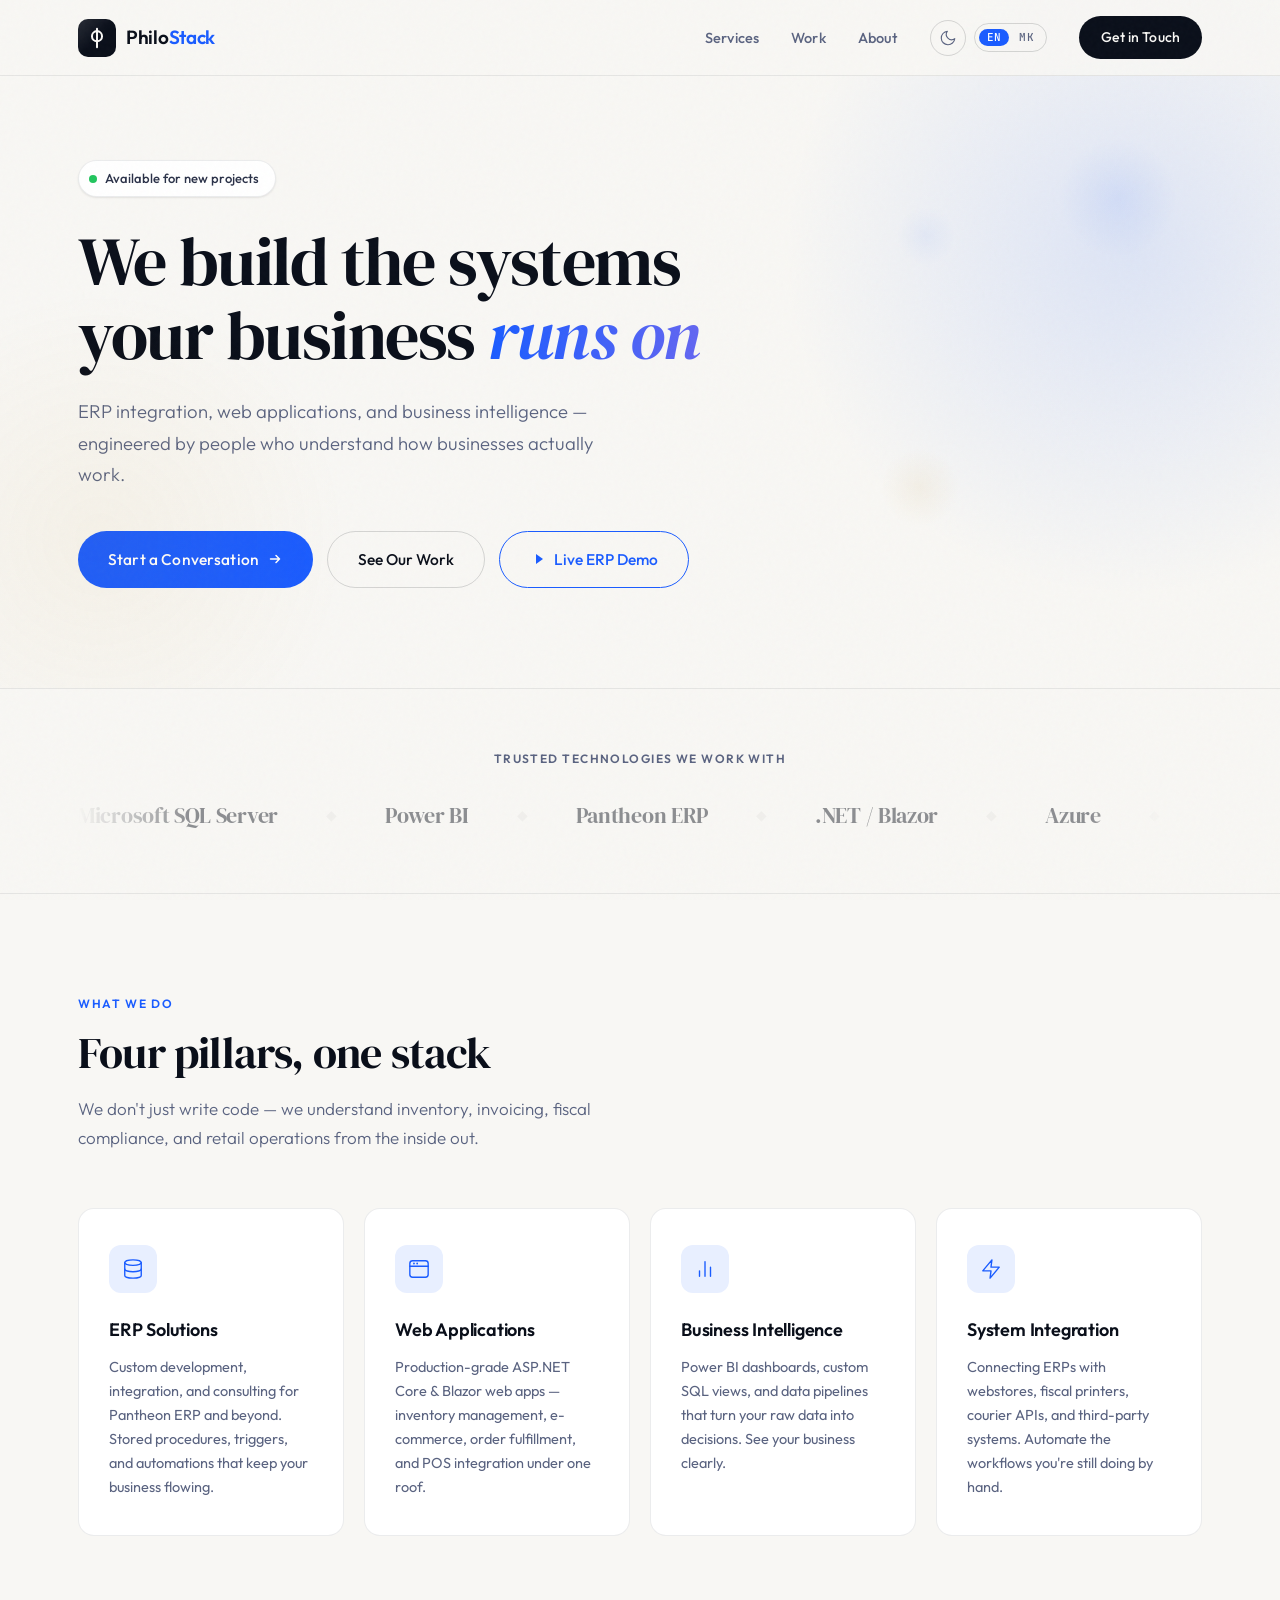
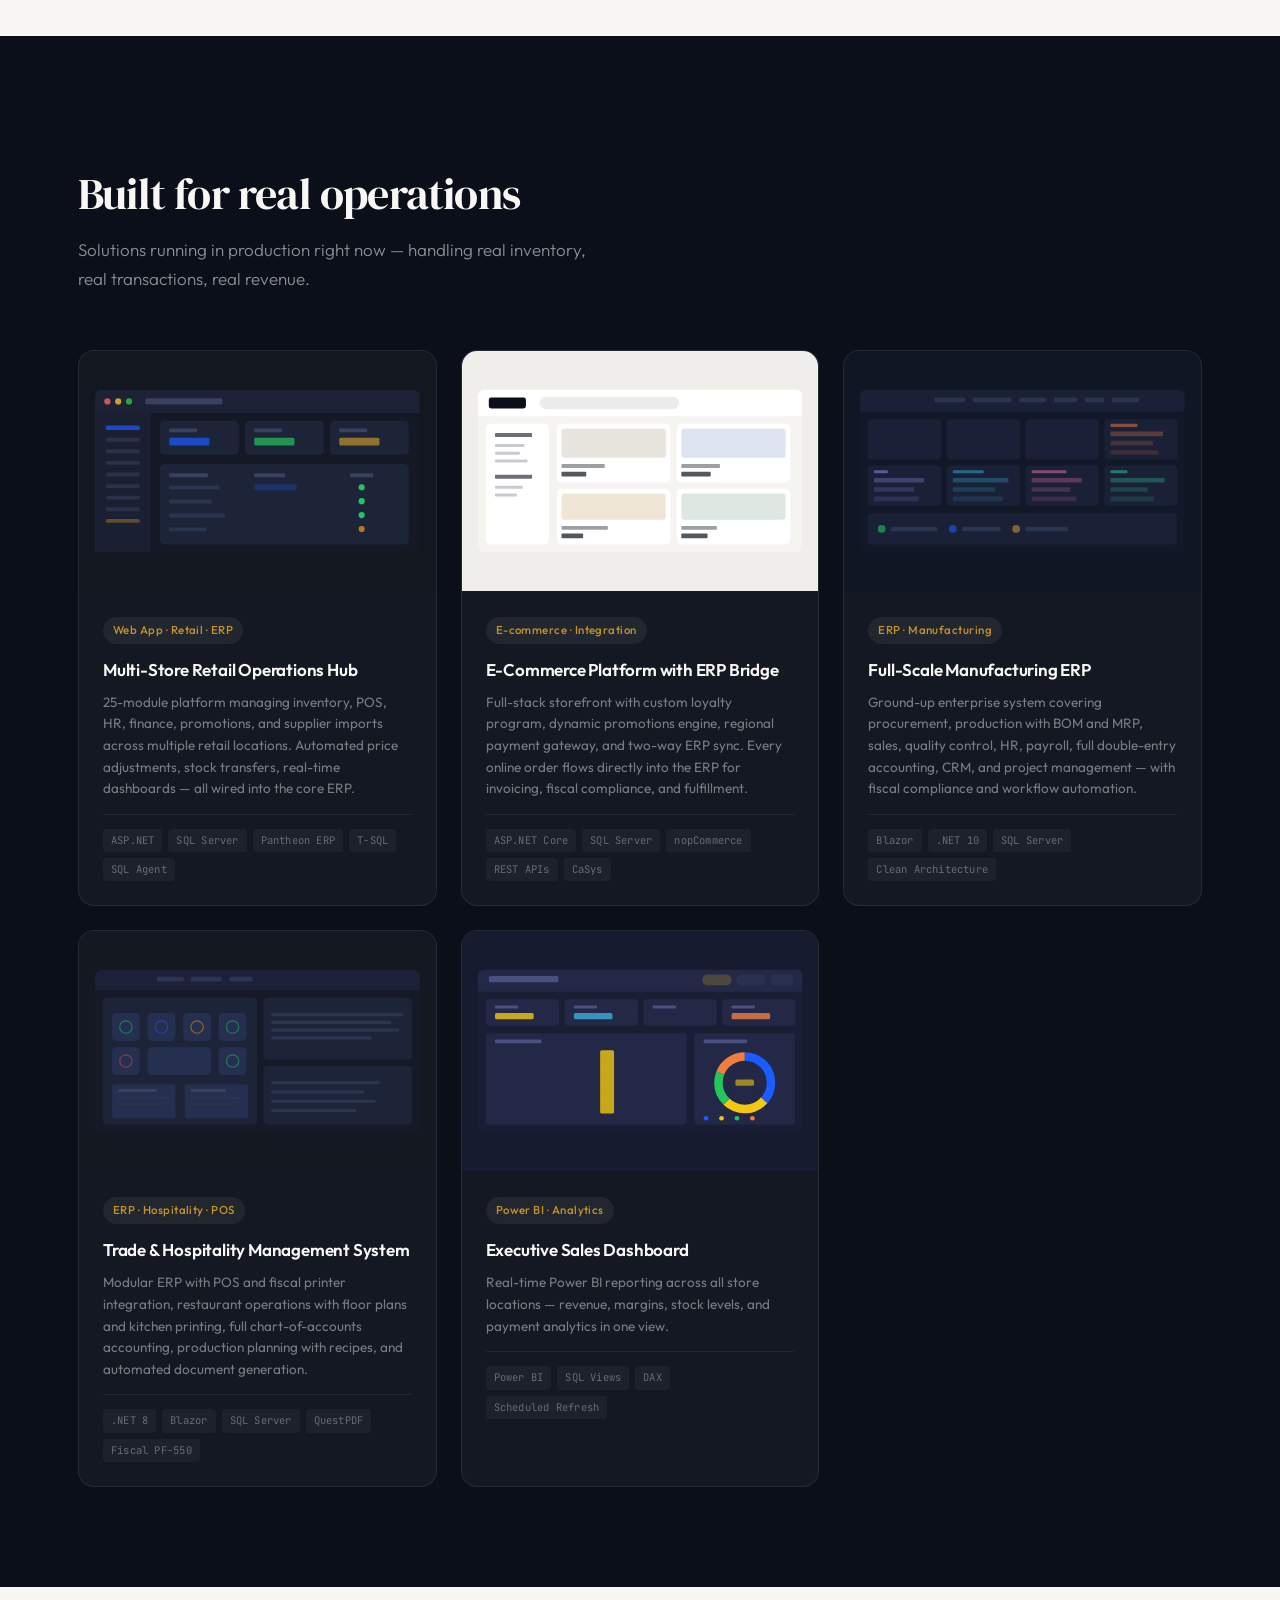
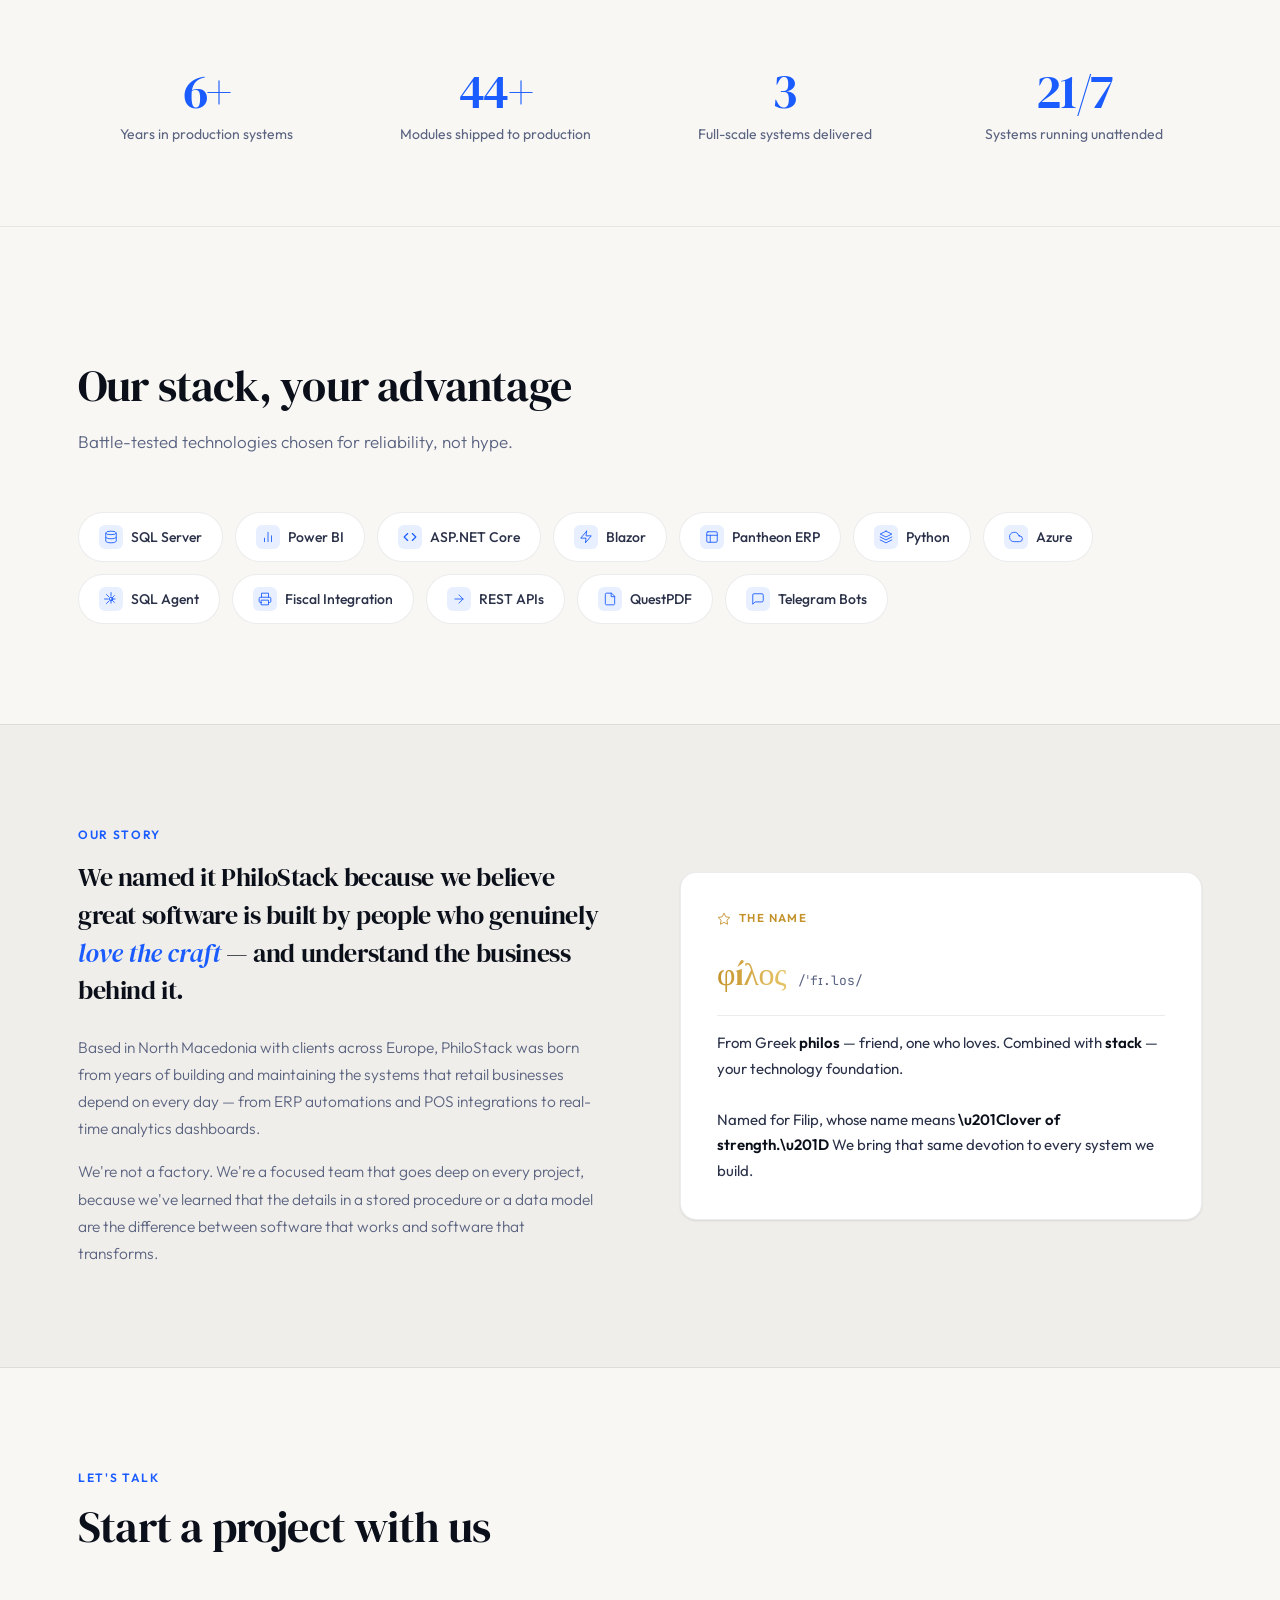
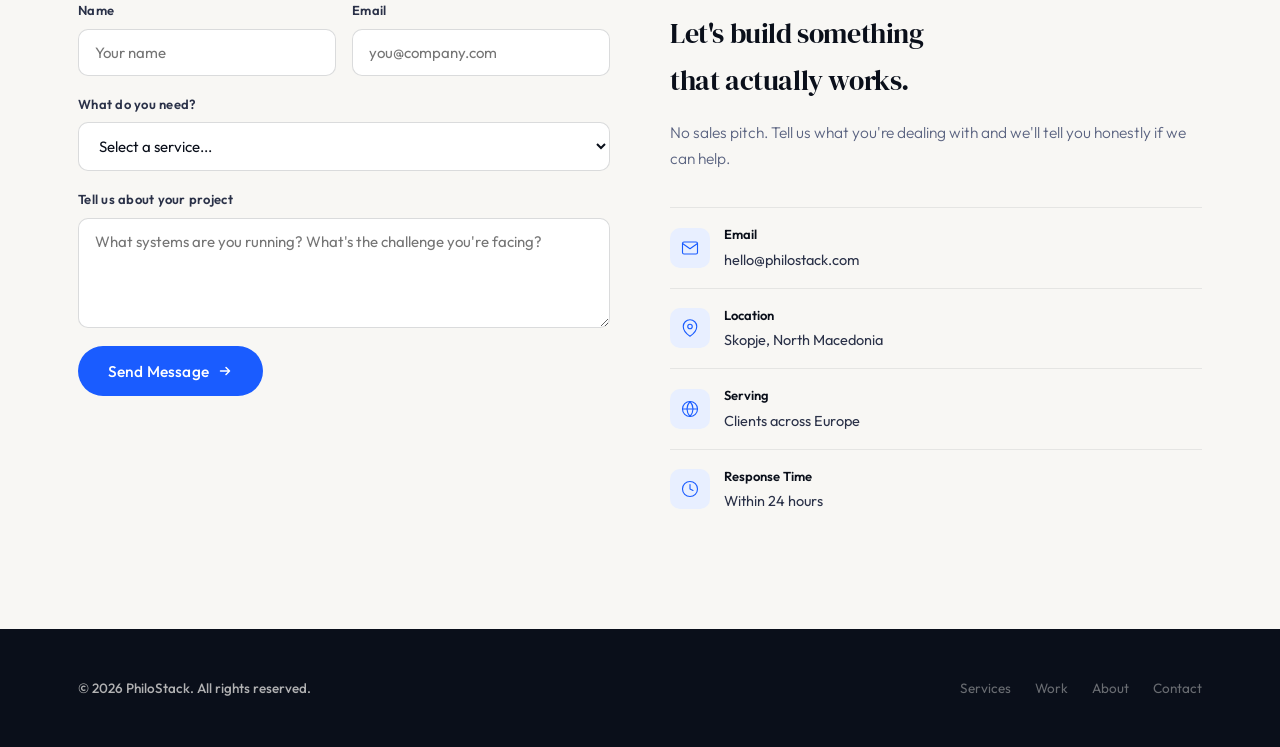
<file: index.html>
<!DOCTYPE html>
<html lang="en">
<head>
<meta charset="UTF-8">
<meta name="viewport" content="width=device-width, initial-scale=1.0">
<title>PhiloStack — ERP Solutions & Business Intelligence</title>
<meta name="description" content="PhiloStack builds the systems your business runs on. ERP integration, web applications, and business intelligence — engineered in Skopje, serving Europe.">
<meta name="theme-color" content="#0a0f1a">
<link rel="icon" type="image/svg+xml" href="data:image/svg+xml,%3Csvg xmlns='http://www.w3.org/2000/svg' viewBox='0 0 32 32'%3E%3Crect width='32' height='32' rx='8' fill='%230a0f1a'/%3E%3Ccircle cx='16' cy='13.5' r='6' stroke='%231a5cff' stroke-width='2.4' fill='none'/%3E%3Cline x1='16' y1='4' x2='16' y2='28' stroke='%231a5cff' stroke-width='2.4' stroke-linecap='round'/%3E%3C/svg%3E">

<!-- Open Graph -->
<meta property="og:type" content="website">
<meta property="og:title" content="PhiloStack — We build the systems your business runs on">
<meta property="og:description" content="ERP integration, web applications, and business intelligence — engineered by people who understand how businesses actually work.">
<meta property="og:url" content="https://philostack.com">
<meta property="og:site_name" content="PhiloStack">
<meta property="og:locale" content="en_US">

<!-- Twitter Card -->
<meta name="twitter:card" content="summary_large_image">
<meta name="twitter:title" content="PhiloStack — We build the systems your business runs on">
<meta name="twitter:description" content="ERP integration, web applications, and business intelligence — engineered by people who understand how businesses actually work.">

<link rel="preconnect" href="https://fonts.googleapis.com">
<link href="https://fonts.googleapis.com/css2?family=DM+Serif+Display:ital@0;1&family=Outfit:wght@300;400;500;600;700&family=JetBrains+Mono:wght@400;500&display=swap" rel="stylesheet">
<script>
  (function(){
    var t = localStorage.getItem('ps-theme');
    if (t) document.documentElement.setAttribute('data-theme', t);
    else if (window.matchMedia('(prefers-color-scheme: dark)').matches)
      document.documentElement.setAttribute('data-theme', 'dark');
  })();
</script>
<style>
  :root {
    --ink: #0a0f1a;
    --ink-soft: #2a3148;
    --ink-muted: #5a6380;
    --surface: #f8f7f4;
    --surface-warm: #f0eeea;
    --surface-card: #ffffff;
    --accent: #1a5cff;
    --accent-soft: #e8efff;
    --accent-glow: rgba(26, 92, 255, 0.12);
    --gold: #c4922a;
    --gold-soft: #fdf6e8;
    --border: rgba(10, 15, 26, 0.08);
    --border-strong: rgba(10, 15, 26, 0.15);
    --radius: 16px;
    --radius-sm: 10px;
    --shadow-sm: 0 1px 3px rgba(10,15,26,0.04), 0 1px 2px rgba(10,15,26,0.06);
    --shadow-md: 0 4px 20px rgba(10,15,26,0.06), 0 1px 3px rgba(10,15,26,0.04);
    --shadow-lg: 0 12px 40px rgba(10,15,26,0.08), 0 4px 12px rgba(10,15,26,0.04);
  }

  /* ── DARK MODE ── */
  [data-theme="dark"] {
    --ink: #e8e6e1;
    --ink-soft: #b8b5af;
    --ink-muted: #8a8780;
    --surface: #0e1220;
    --surface-warm: #141a2c;
    --surface-card: #1a2038;
    --accent: #4d82ff;
    --accent-soft: rgba(77,130,255,0.12);
    --accent-glow: rgba(77,130,255,0.18);
    --gold: #d4a83a;
    --gold-soft: rgba(212,168,58,0.12);
    --border: rgba(232,230,225,0.08);
    --border-strong: rgba(232,230,225,0.15);
    --shadow-sm: 0 1px 3px rgba(0,0,0,0.2), 0 1px 2px rgba(0,0,0,0.15);
    --shadow-md: 0 4px 20px rgba(0,0,0,0.2), 0 1px 3px rgba(0,0,0,0.12);
    --shadow-lg: 0 12px 40px rgba(0,0,0,0.25), 0 4px 12px rgba(0,0,0,0.15);
  }
  [data-theme="dark"] body::before { opacity: 0.04; }
  [data-theme="dark"] nav {
    background: rgba(14, 18, 32, 0.85);
  }
  [data-theme="dark"] .logo-mark {
    background: var(--accent);
    color: #fff;
  }
  [data-theme="dark"] .nav-cta {
    background: #e8e6e1 !important;
    color: #0e1220 !important;
  }
  [data-theme="dark"] .nav-cta:hover {
    background: var(--accent) !important;
    color: #fff !important;
  }
  [data-theme="dark"] .work {
    background: #060a14;
  }
  [data-theme="dark"] .work .section-title {
    color: #e8e6e1 !important;
  }
  [data-theme="dark"] .work .section-desc {
    color: rgba(232,230,225,0.5);
  }
  [data-theme="dark"] footer {
    background: #060a14;
  }
  [data-theme="dark"] .mobile-menu {
    background: var(--surface);
  }
  [data-theme="dark"] .form-group select {
    color-scheme: dark;
  }

  .theme-transitioning * {
    transition: background-color 0.3s ease, color 0.3s ease, border-color 0.3s ease, box-shadow 0.3s ease !important;
  }

  * { margin: 0; padding: 0; box-sizing: border-box; }
  html { scroll-behavior: smooth; }

  body {
    font-family: 'Outfit', sans-serif;
    background: var(--surface);
    color: var(--ink);
    line-height: 1.65;
    font-weight: 400;
    -webkit-font-smoothing: antialiased;
    overflow-x: hidden;
  }

  /* ── NOISE TEXTURE ── */
  body::before {
    content: '';
    position: fixed;
    inset: 0;
    opacity: 0.025;
    background-image: url("data:image/svg+xml,%3Csvg viewBox='0 0 256 256' xmlns='http://www.w3.org/2000/svg'%3E%3Cfilter id='n'%3E%3CfeTurbulence type='fractalNoise' baseFrequency='0.85' numOctaves='4' stitchTiles='stitch'/%3E%3C/filter%3E%3Crect width='100%25' height='100%25' filter='url(%23n)'/%3E%3C/svg%3E");
    pointer-events: none;
    z-index: 9999;
  }

  .container { max-width: 1180px; margin: 0 auto; padding: 0 28px; }

  /* ── ANIMATIONS ── */
  @keyframes fadeUp {
    from { opacity: 0; transform: translateY(28px); }
    to { opacity: 1; transform: translateY(0); }
  }
  @keyframes fadeIn {
    from { opacity: 0; }
    to { opacity: 1; }
  }
  @keyframes pulse {
    0%, 100% { opacity: 1; }
    50% { opacity: 0.5; }
  }
  @keyframes float {
    0%, 100% { transform: translateY(0); }
    50% { transform: translateY(-6px); }
  }
  @keyframes shimmer {
    0% { background-position: -200% 0; }
    100% { background-position: 200% 0; }
  }
  @keyframes floatOrb {
    0%, 100% { transform: translate(0, 0) scale(1); }
    25% { transform: translate(30px, -20px) scale(1.05); }
    50% { transform: translate(-10px, -40px) scale(0.97); }
    75% { transform: translate(-25px, -10px) scale(1.03); }
  }
  @keyframes textGradient {
    0%, 100% { background-position: 0% 50%; }
    50% { background-position: 100% 50%; }
  }
  @keyframes marquee {
    from { transform: translateX(0); }
    to { transform: translateX(-50%); }
  }
  @keyframes breathe {
    0%, 100% { opacity: 0.6; transform: scale(1); }
    50% { opacity: 1; transform: scale(1.02); }
  }
  @keyframes svgBarGrow {
    from { transform: scaleY(0); }
    to { transform: scaleY(1); }
  }
  @keyframes dotTrail {
    0% { opacity: 0; transform: translateX(-10px); }
    20% { opacity: 1; }
    80% { opacity: 1; }
    100% { opacity: 0; transform: translateX(10px); }
  }

  .fade-up { animation: fadeUp 0.7s ease-out both; }
  .fade-up-d1 { animation-delay: 0.1s; }
  .fade-up-d2 { animation-delay: 0.2s; }
  .fade-up-d3 { animation-delay: 0.3s; }
  .fade-up-d4 { animation-delay: 0.4s; }

  /* ── SCROLL REVEAL (progressive enhancement) ── */
  body.js-ready .reveal {
    opacity: 0;
    transform: translateY(32px);
    transition: opacity 0.7s cubic-bezier(0.22, 1, 0.36, 1), transform 0.7s cubic-bezier(0.22, 1, 0.36, 1);
  }
  body.js-ready .reveal.visible {
    opacity: 1;
    transform: translateY(0);
  }
  body.js-ready .reveal-d1 { transition-delay: 0.08s; }
  body.js-ready .reveal-d2 { transition-delay: 0.16s; }
  body.js-ready .reveal-d3 { transition-delay: 0.24s; }
  body.js-ready .reveal-d4 { transition-delay: 0.32s; }

  /* ── NAV ── */
  nav {
    position: fixed;
    top: 0; left: 0; right: 0;
    z-index: 100;
    padding: 16px 0;
    background: rgba(248, 247, 244, 0.85);
    backdrop-filter: blur(20px);
    -webkit-backdrop-filter: blur(20px);
    border-bottom: 1px solid var(--border);
    transition: box-shadow 0.3s, padding 0.3s;
    animation: fadeIn 0.5s ease-out;
  }
  nav.scrolled {
    padding: 12px 0;
    box-shadow: 0 4px 20px rgba(10,15,26,0.06);
  }
  nav .container {
    display: flex;
    justify-content: space-between;
    align-items: center;
  }
  .logo {
    display: flex;
    align-items: center;
    gap: 10px;
    text-decoration: none;
    color: var(--ink);
  }
  .logo-mark {
    width: 38px; height: 38px;
    background: var(--ink);
    border-radius: 10px;
    display: flex;
    align-items: center;
    justify-content: center;
    color: var(--surface);
    font-family: 'DM Serif Display', serif;
    font-size: 18px;
    font-weight: 400;
    letter-spacing: -0.5px;
    position: relative;
    overflow: hidden;
  }
  .logo-mark::after {
    content: '';
    position: absolute;
    inset: 0;
    background: linear-gradient(135deg, rgba(255,255,255,0.12) 0%, transparent 50%);
  }
  .logo-text {
    font-weight: 600;
    font-size: 19px;
    letter-spacing: -0.3px;
  }
  .logo-text span { color: var(--accent); }

  .nav-links { display: flex; gap: 32px; align-items: center; }
  .nav-links a {
    color: var(--ink-muted);
    text-decoration: none;
    font-size: 14.5px;
    font-weight: 500;
    transition: color 0.2s;
    letter-spacing: 0.01em;
  }
  .nav-links a:hover { color: var(--ink); }
  .nav-cta {
    background: var(--ink) !important;
    color: var(--surface) !important;
    padding: 10px 22px !important;
    border-radius: 50px !important;
    font-size: 14px !important;
    font-weight: 500 !important;
    transition: all 0.25s !important;
    letter-spacing: 0.01em;
  }
  .nav-cta:hover { background: var(--accent) !important; transform: translateY(-1px); }

  /* ── HAMBURGER ── */
  .hamburger {
    display: none;
    flex-direction: column;
    justify-content: center;
    gap: 5px;
    width: 36px; height: 36px;
    background: none;
    border: none;
    cursor: pointer;
    padding: 6px;
    z-index: 110;
  }
  .hamburger span {
    display: block;
    width: 100%;
    height: 2px;
    background: var(--ink);
    border-radius: 2px;
    transition: all 0.3s ease;
    transform-origin: center;
  }
  .hamburger.active span:nth-child(1) { transform: rotate(45deg) translate(5px, 5px); }
  .hamburger.active span:nth-child(2) { opacity: 0; }
  .hamburger.active span:nth-child(3) { transform: rotate(-45deg) translate(5px, -5px); }

  /* ── MOBILE MENU OVERLAY ── */
  .mobile-menu {
    position: fixed;
    inset: 0;
    background: var(--surface);
    z-index: 105;
    display: flex;
    flex-direction: column;
    align-items: center;
    justify-content: center;
    gap: 8px;
    opacity: 0;
    pointer-events: none;
    transition: opacity 0.3s ease;
  }
  .mobile-menu.open {
    opacity: 1;
    pointer-events: auto;
  }
  .mobile-menu a {
    font-family: 'DM Serif Display', serif;
    font-size: 32px;
    color: var(--ink);
    text-decoration: none;
    padding: 12px 24px;
    letter-spacing: -0.5px;
    transition: color 0.2s;
    opacity: 0;
    transform: translateY(20px);
  }
  .mobile-menu.open a {
    opacity: 1;
    transform: translateY(0);
    transition: opacity 0.4s ease, transform 0.4s ease, color 0.2s;
  }
  .mobile-menu.open a:nth-child(1) { transition-delay: 0.1s; }
  .mobile-menu.open a:nth-child(2) { transition-delay: 0.15s; }
  .mobile-menu.open a:nth-child(3) { transition-delay: 0.2s; }
  .mobile-menu.open a:nth-child(4) { transition-delay: 0.25s; }
  .mobile-menu a:hover { color: var(--accent); }

  /* ── HERO ── */
  .hero {
    padding: 160px 0 100px;
    position: relative;
    overflow: hidden;
  }
  .hero::before {
    content: '';
    position: absolute;
    top: -100px; right: -200px;
    width: 700px; height: 700px;
    background: radial-gradient(circle, var(--accent-glow) 0%, transparent 70%);
    pointer-events: none;
    animation: floatOrb 12s ease-in-out infinite;
  }
  .hero::after {
    content: '';
    position: absolute;
    bottom: -100px; left: -150px;
    width: 500px; height: 500px;
    background: radial-gradient(circle, rgba(196,146,42,0.06) 0%, transparent 70%);
    pointer-events: none;
    animation: floatOrb 16s ease-in-out infinite reverse;
  }
  .hero-orb {
    position: absolute;
    border-radius: 50%;
    pointer-events: none;
    opacity: 0;
    animation: floatOrb 10s ease-in-out infinite;
  }
  body.js-ready .hero-orb { opacity: 1; transition: opacity 1.5s ease 0.5s; }
  .hero-orb-1 {
    width: 120px; height: 120px;
    top: 20%; right: 8%;
    background: radial-gradient(circle, rgba(26,92,255,0.08), transparent 70%);
    animation-duration: 14s;
  }
  .hero-orb-2 {
    width: 80px; height: 80px;
    top: 65%; right: 25%;
    background: radial-gradient(circle, rgba(196,146,42,0.07), transparent 70%);
    animation-duration: 18s; animation-delay: -4s;
  }
  .hero-orb-3 {
    width: 60px; height: 60px;
    top: 30%; left: 70%;
    background: radial-gradient(circle, rgba(26,92,255,0.05), transparent 70%);
    animation-duration: 11s; animation-delay: -7s;
  }
  .hero-badge {
    display: inline-flex;
    align-items: center;
    gap: 8px;
    padding: 7px 16px 7px 10px;
    background: var(--surface-card);
    border: 1px solid var(--border);
    border-radius: 50px;
    font-size: 13px;
    font-weight: 500;
    color: var(--ink-soft);
    margin-bottom: 28px;
    box-shadow: var(--shadow-sm);
  }
  .hero-badge-dot {
    width: 8px; height: 8px;
    background: #22c55e;
    border-radius: 50%;
    animation: pulse 2s ease-in-out infinite;
  }
  .hero h1 {
    font-family: 'DM Serif Display', serif;
    font-size: clamp(42px, 5.5vw, 68px);
    line-height: 1.08;
    letter-spacing: -1.5px;
    font-weight: 400;
    max-width: 750px;
    color: var(--ink);
    margin-bottom: 24px;
  }
  .hero h1 em {
    font-style: italic;
    background: linear-gradient(90deg, var(--accent), #6366f1, var(--accent));
    background-size: 200% auto;
    -webkit-background-clip: text;
    -webkit-text-fill-color: transparent;
    background-clip: text;
    animation: textGradient 6s ease-in-out infinite;
  }
  .hero-sub {
    font-size: 18.5px;
    color: var(--ink-muted);
    max-width: 540px;
    line-height: 1.7;
    margin-bottom: 40px;
    font-weight: 300;
  }
  .hero-actions { display: flex; gap: 14px; flex-wrap: wrap; }
  .btn-primary {
    display: inline-flex;
    align-items: center;
    gap: 8px;
    padding: 15px 30px;
    background: var(--accent);
    color: #fff;
    border: none;
    border-radius: 50px;
    font-family: 'Outfit', sans-serif;
    font-size: 15.5px;
    font-weight: 500;
    cursor: pointer;
    transition: all 0.25s;
    text-decoration: none;
    letter-spacing: 0.01em;
  }
  .btn-primary:hover { background: #0044dd; transform: translateY(-2px); box-shadow: 0 8px 24px rgba(26,92,255,0.25); }
  .btn-secondary {
    display: inline-flex;
    align-items: center;
    gap: 8px;
    padding: 15px 30px;
    background: transparent;
    color: var(--ink);
    border: 1.5px solid var(--border-strong);
    border-radius: 50px;
    font-family: 'Outfit', sans-serif;
    font-size: 15.5px;
    font-weight: 500;
    cursor: pointer;
    transition: all 0.25s;
    text-decoration: none;
  }
  .btn-secondary:hover { border-color: var(--ink); background: var(--surface-card); }

  /* ── TRUST BAR ── */
  .trust-bar {
    padding: 60px 0;
    border-top: 1px solid var(--border);
    border-bottom: 1px solid var(--border);
  }
  .trust-label {
    font-size: 12px;
    text-transform: uppercase;
    letter-spacing: 0.12em;
    color: var(--ink-muted);
    font-weight: 600;
    margin-bottom: 28px;
    text-align: center;
  }
  .trust-logos-wrap {
    overflow: hidden;
    mask-image: linear-gradient(90deg, transparent, #000 10%, #000 90%, transparent);
    -webkit-mask-image: linear-gradient(90deg, transparent, #000 10%, #000 90%, transparent);
  }
  .trust-logos {
    display: flex;
    align-items: center;
    gap: 48px;
    opacity: 0.45;
    width: max-content;
    animation: marquee 20s linear infinite;
  }
  .trust-logos:hover { animation-play-state: paused; }
  .trust-item {
    font-family: 'DM Serif Display', serif;
    font-size: 22px;
    color: var(--ink);
    letter-spacing: -0.3px;
    white-space: nowrap;
  }
  .trust-separator { color: var(--border-strong); font-size: 14px; opacity: 0.5; }

  /* ── SECTION SHARED ── */
  .section-label {
    font-size: 12px;
    text-transform: uppercase;
    letter-spacing: 0.14em;
    color: var(--accent);
    font-weight: 600;
    margin-bottom: 14px;
  }
  .section-title {
    font-family: 'DM Serif Display', serif;
    font-size: clamp(32px, 4vw, 44px);
    line-height: 1.15;
    letter-spacing: -0.8px;
    margin-bottom: 16px;
    font-weight: 400;
  }
  .section-desc {
    font-size: 17px;
    color: var(--ink-muted);
    max-width: 520px;
    line-height: 1.7;
    margin-bottom: 56px;
    font-weight: 300;
  }

  /* ── SERVICES ── */
  .services { padding: 100px 0; }
  .services-grid {
    display: grid;
    grid-template-columns: repeat(auto-fit, minmax(260px, 1fr));
    gap: 20px;
  }
  .service-card {
    background: var(--surface-card);
    border: 1px solid var(--border);
    border-radius: var(--radius);
    padding: 36px 30px;
    transition: all 0.3s ease;
    position: relative;
    overflow: hidden;
  }
  .service-card::before {
    content: '';
    position: absolute;
    top: 0; left: 0; right: 0;
    height: 3px;
    background: var(--accent);
    transform: scaleX(0);
    transform-origin: left;
    transition: transform 0.4s ease;
  }
  .service-card:hover::before { transform: scaleX(1); }
  .service-card:hover { box-shadow: var(--shadow-lg); transform: translateY(-4px); border-color: transparent; }
  .service-icon {
    width: 48px; height: 48px;
    background: var(--accent-soft);
    border-radius: 12px;
    display: flex;
    align-items: center;
    justify-content: center;
    margin-bottom: 22px;
    color: var(--accent);
  }
  .service-card h3 {
    font-size: 18px;
    font-weight: 600;
    margin-bottom: 10px;
    letter-spacing: -0.2px;
  }
  .service-card p {
    font-size: 14.5px;
    color: var(--ink-muted);
    line-height: 1.65;
  }

  /* ── WORK / PORTFOLIO ── */
  .work { padding: 100px 0; background: var(--ink); color: var(--surface); }
  .work .section-label { color: var(--gold); }
  .work .section-desc { color: rgba(248,247,244,0.55); }

  .work-grid {
    display: grid;
    grid-template-columns: repeat(auto-fit, minmax(340px, 1fr));
    gap: 24px;
  }
  .work-card {
    border-radius: var(--radius);
    overflow: hidden;
    background: rgba(255,255,255,0.04);
    border: 1px solid rgba(255,255,255,0.08);
    transition: all 0.35s;
  }
  .work-card:hover { border-color: rgba(255,255,255,0.15); transform: translateY(-4px); }
  .work-thumb {
    height: 240px;
    display: flex;
    align-items: center;
    justify-content: center;
    position: relative;
    overflow: hidden;
    padding: 16px;
  }
  .work-thumb svg {
    width: 100%;
    height: 100%;
    border-radius: 8px;
  }
  .work-card-body { padding: 24px; }
  .work-card-tag {
    display: inline-block;
    padding: 4px 10px;
    background: rgba(255,255,255,0.06);
    border-radius: 50px;
    font-size: 11.5px;
    font-weight: 500;
    color: var(--gold);
    margin-bottom: 12px;
    letter-spacing: 0.04em;
  }
  .work-card h3 {
    font-size: 17px;
    font-weight: 600;
    margin-bottom: 8px;
    letter-spacing: -0.2px;
  }
  .work-card p {
    font-size: 13.5px;
    color: rgba(248,247,244,0.45);
    line-height: 1.6;
  }
  .work-card-tech {
    display: flex;
    flex-wrap: wrap;
    gap: 6px;
    margin-top: 14px;
    padding-top: 14px;
    border-top: 1px solid rgba(255,255,255,0.06);
  }
  .work-card-tech span {
    font-family: 'JetBrains Mono', monospace;
    font-size: 10.5px;
    color: rgba(248,247,244,0.35);
    padding: 3px 8px;
    background: rgba(255,255,255,0.04);
    border-radius: 4px;
    letter-spacing: 0.02em;
  }

  /* ── STATS ── */
  .stats { padding: 80px 0; border-bottom: 1px solid var(--border); }
  .stats-grid {
    display: grid;
    grid-template-columns: repeat(4, 1fr);
    gap: 32px;
    text-align: center;
  }
  .stat-number {
    font-family: 'DM Serif Display', serif;
    font-size: 48px;
    color: var(--accent);
    letter-spacing: -1.5px;
    line-height: 1;
    margin-bottom: 8px;
    transition: transform 0.3s ease;
  }
  .stat-number.counted { animation: breathe 4s ease-in-out 1; }
  .stat-label {
    font-size: 14px;
    color: var(--ink-muted);
    font-weight: 400;
  }

  /* ── TECH STACK ── */
  .tech { padding: 100px 0; }
  .tech-pills {
    display: flex;
    flex-wrap: wrap;
    gap: 12px;
    margin-top: 8px;
  }
  .tech-pill {
    display: inline-flex;
    align-items: center;
    gap: 8px;
    padding: 12px 20px;
    background: var(--surface-card);
    border: 1px solid var(--border);
    border-radius: 50px;
    font-size: 14px;
    font-weight: 500;
    color: var(--ink-soft);
    transition: all 0.25s;
    white-space: nowrap;
  }
  .tech-pill:hover { border-color: var(--accent); color: var(--accent); transform: translateY(-2px); box-shadow: var(--shadow-sm); }
  .tech-pill-icon {
    width: 24px; height: 24px;
    border-radius: 6px;
    background: var(--accent-soft);
    display: flex;
    align-items: center;
    justify-content: center;
    color: var(--accent);
  }

  /* ── ABOUT / STORY ── */
  .about {
    padding: 100px 0;
    background: var(--surface-warm);
    border-top: 1px solid var(--border);
    border-bottom: 1px solid var(--border);
  }
  .about-inner {
    display: grid;
    grid-template-columns: 1fr 1fr;
    gap: 80px;
    align-items: center;
  }
  .about-quote {
    font-family: 'DM Serif Display', serif;
    font-size: 26px;
    line-height: 1.45;
    letter-spacing: -0.4px;
    font-weight: 400;
    color: var(--ink);
    margin-bottom: 24px;
  }
  .about-quote em { color: var(--accent); font-style: italic; }
  .about-text {
    font-size: 15.5px;
    color: var(--ink-muted);
    line-height: 1.75;
    font-weight: 300;
  }
  .about-text + .about-text { margin-top: 16px; }
  .about-origin {
    background: var(--surface-card);
    border: 1px solid var(--border);
    border-radius: var(--radius);
    padding: 36px;
    box-shadow: var(--shadow-sm);
  }
  .about-origin-label {
    font-size: 11.5px;
    text-transform: uppercase;
    letter-spacing: 0.12em;
    color: var(--gold);
    font-weight: 600;
    margin-bottom: 20px;
    display: flex;
    align-items: center;
    gap: 8px;
  }
  .origin-word {
    display: flex;
    align-items: baseline;
    gap: 12px;
    margin-bottom: 14px;
  }
  .origin-greek {
    font-family: 'DM Serif Display', serif;
    font-size: 32px;
    color: var(--ink);
    letter-spacing: -0.5px;
  }
  .origin-phonetic {
    font-family: 'JetBrains Mono', monospace;
    font-size: 13px;
    color: var(--ink-muted);
  }
  .origin-meaning {
    font-size: 15px;
    color: var(--ink-soft);
    line-height: 1.7;
    padding-top: 14px;
    border-top: 1px solid var(--border);
  }
  .origin-meaning strong { color: var(--ink); font-weight: 600; }

  /* ── CONTACT ── */
  .contact { padding: 100px 0; }
  .contact-inner {
    display: grid;
    grid-template-columns: 1fr 1fr;
    gap: 60px;
  }
  .contact-form { display: flex; flex-direction: column; gap: 18px; }
  .form-group { display: flex; flex-direction: column; gap: 7px; }
  .form-group label {
    font-size: 13px;
    font-weight: 600;
    color: var(--ink-soft);
    letter-spacing: 0.02em;
  }
  .form-group input, .form-group textarea, .form-group select {
    padding: 13px 16px;
    border: 1.5px solid var(--border-strong);
    border-radius: var(--radius-sm);
    font-family: 'Outfit', sans-serif;
    font-size: 15px;
    color: var(--ink);
    background: var(--surface-card);
    transition: border-color 0.2s, box-shadow 0.2s;
    outline: none;
  }
  .form-group input:focus, .form-group textarea:focus, .form-group select:focus {
    border-color: var(--accent);
    box-shadow: 0 0 0 3px var(--accent-glow);
  }
  .form-group textarea { resize: vertical; min-height: 110px; }
  .form-row { display: grid; grid-template-columns: 1fr 1fr; gap: 16px; }
  .contact-info { padding-top: 10px; }
  .contact-info h3 {
    font-family: 'DM Serif Display', serif;
    font-size: 28px;
    margin-bottom: 16px;
    font-weight: 400;
    letter-spacing: -0.4px;
  }
  .contact-info > p {
    font-size: 15.5px;
    color: var(--ink-muted);
    line-height: 1.7;
    margin-bottom: 36px;
    font-weight: 300;
  }
  .contact-detail {
    display: flex;
    align-items: center;
    gap: 14px;
    padding: 16px 0;
    border-top: 1px solid var(--border);
  }
  .contact-detail-icon {
    width: 40px; height: 40px;
    background: var(--accent-soft);
    border-radius: 10px;
    display: flex;
    align-items: center;
    justify-content: center;
    flex-shrink: 0;
    color: var(--accent);
  }
  .contact-detail-text { font-size: 14.5px; color: var(--ink-soft); }
  .contact-detail-text strong { display: block; color: var(--ink); font-weight: 600; font-size: 13px; margin-bottom: 2px; }

  /* ── FOOTER ── */
  footer {
    padding: 48px 0;
    background: var(--ink);
    color: rgba(248,247,244,0.4);
    font-size: 13.5px;
  }
  footer .container {
    display: flex;
    justify-content: space-between;
    align-items: center;
    flex-wrap: wrap;
    gap: 16px;
  }
  .footer-brand { color: rgba(248,247,244,0.7); font-weight: 500; }
  .footer-links { display: flex; gap: 24px; }
  .footer-links a { color: rgba(248,247,244,0.4); text-decoration: none; transition: color 0.2s; }
  .footer-links a:hover { color: rgba(248,247,244,0.8); }

  /* ── THEME & LANG TOGGLES ── */
  .nav-toggles {
    display: flex;
    align-items: center;
    gap: 8px;
  }
  .theme-toggle {
    background: none;
    border: 1.5px solid var(--border-strong);
    border-radius: 50%;
    width: 36px;
    height: 36px;
    display: flex;
    align-items: center;
    justify-content: center;
    cursor: pointer;
    color: var(--ink-muted);
    transition: color 0.2s, border-color 0.2s, transform 0.2s;
  }
  .theme-toggle:hover {
    color: var(--ink);
    border-color: var(--ink);
    transform: scale(1.05);
  }
  .icon-sun { display: none; }
  .icon-moon { display: block; }
  [data-theme="dark"] .icon-sun { display: block; }
  [data-theme="dark"] .icon-moon { display: none; }

  .lang-toggle {
    background: none;
    border: 1.5px solid var(--border-strong);
    border-radius: 50px;
    padding: 5px 4px;
    display: flex;
    gap: 2px;
    cursor: pointer;
    font-family: 'JetBrains Mono', monospace;
    font-size: 11px;
    font-weight: 500;
    letter-spacing: 0.04em;
    color: var(--ink-muted);
    transition: border-color 0.2s;
  }
  .lang-toggle:hover { border-color: var(--ink); }
  .lang-option {
    padding: 3px 8px;
    border-radius: 50px;
    transition: background 0.2s, color 0.2s;
    line-height: 1;
  }
  .lang-toggle[data-active-lang="en"] .lang-en {
    background: var(--accent);
    color: #fff;
  }
  .lang-toggle[data-active-lang="mk"] .lang-mk {
    background: var(--accent);
    color: #fff;
  }

  .mobile-toggles {
    display: flex;
    gap: 12px;
    margin-bottom: 20px;
  }

  /* ── RESPONSIVE ── */
  @media (max-width: 900px) {
    .nav-links { display: none; }
    .hamburger { display: flex; }
    .about-inner { grid-template-columns: 1fr; gap: 40px; }
    .contact-inner { grid-template-columns: 1fr; }
    .stats-grid { grid-template-columns: repeat(2, 1fr); gap: 24px; }
    .work-grid { grid-template-columns: 1fr; }
    .form-row { grid-template-columns: 1fr; }
  }

  @media (max-width: 600px) {
    .hero { padding: 130px 0 70px; }
    .trust-logos { gap: 28px; }
    .trust-item { font-size: 17px; }
    .stats-grid { grid-template-columns: 1fr 1fr; }
    .work-thumb { height: 200px; padding: 12px; }
  }
</style>
</head>
<body>

<!-- ════ NAV ════ -->
<nav>
  <div class="container">
    <a href="#" class="logo">
      <div class="logo-mark">
        <svg width="22" height="22" viewBox="0 0 24 24" fill="none" xmlns="http://www.w3.org/2000/svg">
          <circle cx="12" cy="10" r="5.5" stroke="currentColor" stroke-width="2.2" fill="none"/>
          <line x1="12" y1="2" x2="12" y2="22" stroke="currentColor" stroke-width="2.2" stroke-linecap="round"/>
        </svg>
      </div>
      <div class="logo-text">Philo<span>Stack</span></div>
    </a>
    <div class="nav-links">
      <a href="#services" data-i18n="nav.services">Services</a>
      <a href="#work" data-i18n="nav.work">Work</a>
      <a href="#about" data-i18n="nav.about">About</a>
      <div class="nav-toggles">
        <button class="theme-toggle" aria-label="Toggle dark mode" title="Toggle dark mode">
          <svg class="icon-sun" width="18" height="18" viewBox="0 0 24 24" fill="none" stroke="currentColor" stroke-width="1.5" stroke-linecap="round" stroke-linejoin="round"><circle cx="12" cy="12" r="5"/><line x1="12" y1="1" x2="12" y2="3"/><line x1="12" y1="21" x2="12" y2="23"/><line x1="4.22" y1="4.22" x2="5.64" y2="5.64"/><line x1="18.36" y1="18.36" x2="19.78" y2="19.78"/><line x1="1" y1="12" x2="3" y2="12"/><line x1="21" y1="12" x2="23" y2="12"/><line x1="4.22" y1="19.78" x2="5.64" y2="18.36"/><line x1="18.36" y1="5.64" x2="19.78" y2="4.22"/></svg>
          <svg class="icon-moon" width="18" height="18" viewBox="0 0 24 24" fill="none" stroke="currentColor" stroke-width="1.5" stroke-linecap="round" stroke-linejoin="round"><path d="M21 12.79A9 9 0 1 1 11.21 3 7 7 0 0 0 21 12.79z"/></svg>
        </button>
        <button class="lang-toggle" aria-label="Switch language" data-active-lang="en">
          <span class="lang-option lang-en">EN</span>
          <span class="lang-option lang-mk">MK</span>
        </button>
      </div>
      <a href="#contact" class="nav-cta" data-i18n="nav.contact">Get in Touch</a>
    </div>
    <button class="hamburger" aria-label="Toggle menu">
      <span></span><span></span><span></span>
    </button>
  </div>
</nav>

<!-- ════ MOBILE MENU ════ -->
<div class="mobile-menu">
  <div class="mobile-toggles">
    <button class="theme-toggle" aria-label="Toggle dark mode">
      <svg class="icon-sun" width="18" height="18" viewBox="0 0 24 24" fill="none" stroke="currentColor" stroke-width="1.5" stroke-linecap="round" stroke-linejoin="round"><circle cx="12" cy="12" r="5"/><line x1="12" y1="1" x2="12" y2="3"/><line x1="12" y1="21" x2="12" y2="23"/><line x1="4.22" y1="4.22" x2="5.64" y2="5.64"/><line x1="18.36" y1="18.36" x2="19.78" y2="19.78"/><line x1="1" y1="12" x2="3" y2="12"/><line x1="21" y1="12" x2="23" y2="12"/><line x1="4.22" y1="19.78" x2="5.64" y2="18.36"/><line x1="18.36" y1="5.64" x2="19.78" y2="4.22"/></svg>
      <svg class="icon-moon" width="18" height="18" viewBox="0 0 24 24" fill="none" stroke="currentColor" stroke-width="1.5" stroke-linecap="round" stroke-linejoin="round"><path d="M21 12.79A9 9 0 1 1 11.21 3 7 7 0 0 0 21 12.79z"/></svg>
    </button>
    <button class="lang-toggle" aria-label="Switch language" data-active-lang="en">
      <span class="lang-option lang-en">EN</span>
      <span class="lang-option lang-mk">MK</span>
    </button>
  </div>
  <a href="#services" data-i18n="nav.services">Services</a>
  <a href="#work" data-i18n="nav.work">Work</a>
  <a href="#about" data-i18n="nav.about">About</a>
  <a href="#contact" data-i18n="nav.contact.mobile">Contact</a>
</div>

<!-- ════ HERO ════ -->
<section class="hero">
  <div class="hero-orb hero-orb-1"></div>
  <div class="hero-orb hero-orb-2"></div>
  <div class="hero-orb hero-orb-3"></div>
  <div class="container">
    <div class="hero-badge fade-up">
      <span class="hero-badge-dot"></span>
      <span data-i18n="hero.badge">Available for new projects</span>
    </div>
    <h1 class="fade-up fade-up-d1" data-i18n-html="hero.h1">We build the systems<br>your business <em>runs on</em></h1>
    <p class="hero-sub fade-up fade-up-d2" data-i18n="hero.sub">
      ERP integration, web applications, and business intelligence — engineered by people who understand how businesses actually work.
    </p>
    <div class="hero-actions fade-up fade-up-d3">
      <a href="#contact" class="btn-primary">
        <span data-i18n="hero.cta.primary">Start a Conversation</span>
        <svg width="16" height="16" viewBox="0 0 16 16" fill="none"><path d="M3.5 8h9m0 0L9 4.5M12.5 8 9 11.5" stroke="currentColor" stroke-width="1.5" stroke-linecap="round" stroke-linejoin="round"/></svg>
      </a>
      <a href="#work" class="btn-secondary" data-i18n="hero.cta.secondary">See Our Work</a>
      <a href="demo-materialno.html" class="btn-secondary" style="border-color: var(--accent); color: var(--accent);">
        <svg width="16" height="16" viewBox="0 0 16 16" fill="none"><polygon points="6,3 13,8 6,13" fill="currentColor"/></svg>
        <span data-i18n="hero.cta.erp">Live ERP Demo</span>
      </a>
    </div>
  </div>
</section>

<!-- ════ TRUST BAR ════ -->
<section class="trust-bar">
  <div class="container">
    <div class="trust-label" data-i18n="trust.label">Trusted technologies we work with</div>
    <div class="trust-logos-wrap">
      <div class="trust-logos">
        <span class="trust-item">Microsoft SQL Server</span><span class="trust-separator">&#9670;</span>
        <span class="trust-item">Power BI</span><span class="trust-separator">&#9670;</span>
        <span class="trust-item">Pantheon ERP</span><span class="trust-separator">&#9670;</span>
        <span class="trust-item">.NET / Blazor</span><span class="trust-separator">&#9670;</span>
        <span class="trust-item">Azure</span><span class="trust-separator">&#9670;</span>
        <span class="trust-item">SQL Agent</span><span class="trust-separator">&#9670;</span>
        <span class="trust-item">REST APIs</span><span class="trust-separator">&#9670;</span>
        <span class="trust-item">QuestPDF</span><span class="trust-separator">&#9670;</span>
        <span class="trust-item">Microsoft SQL Server</span><span class="trust-separator">&#9670;</span>
        <span class="trust-item">Power BI</span><span class="trust-separator">&#9670;</span>
        <span class="trust-item">Pantheon ERP</span><span class="trust-separator">&#9670;</span>
        <span class="trust-item">.NET / Blazor</span><span class="trust-separator">&#9670;</span>
        <span class="trust-item">Azure</span><span class="trust-separator">&#9670;</span>
        <span class="trust-item">SQL Agent</span><span class="trust-separator">&#9670;</span>
        <span class="trust-item">REST APIs</span><span class="trust-separator">&#9670;</span>
        <span class="trust-item">QuestPDF</span><span class="trust-separator">&#9670;</span>
      </div>
    </div>
  </div>
</section>

<!-- ════ SERVICES ════ -->
<section class="services" id="services">
  <div class="container">
    <div class="section-label reveal" data-i18n="services.label">What We Do</div>
    <h2 class="section-title reveal" data-i18n="services.title">Four pillars, one stack</h2>
    <p class="section-desc reveal" data-i18n="services.desc">
      We don't just write code — we understand inventory, invoicing, fiscal compliance, and retail operations from the inside out.
    </p>
    <div class="services-grid">
      <div class="service-card reveal reveal-d1">
        <div class="service-icon">
          <svg width="22" height="22" viewBox="0 0 24 24" fill="none" stroke="currentColor" stroke-width="1.5" stroke-linecap="round" stroke-linejoin="round"><ellipse cx="12" cy="5" rx="9" ry="3"/><path d="M21 12c0 1.66-4 3-9 3s-9-1.34-9-3"/><path d="M3 5v14c0 1.66 4 3 9 3s9-1.34 9-3V5"/></svg>
        </div>
        <h3 data-i18n="services.erp.title">ERP Solutions</h3>
        <p data-i18n="services.erp.desc">Custom development, integration, and consulting for Pantheon ERP and beyond. Stored procedures, triggers, and automations that keep your business flowing.</p>
      </div>
      <div class="service-card reveal reveal-d2">
        <div class="service-icon">
          <svg width="22" height="22" viewBox="0 0 24 24" fill="none" stroke="currentColor" stroke-width="1.5" stroke-linecap="round" stroke-linejoin="round"><rect x="2" y="3" width="20" height="18" rx="3"/><line x1="2" y1="9" x2="22" y2="9"/><circle cx="6.5" cy="6" r="1" fill="currentColor" stroke="none"/><circle cx="10" cy="6" r="1" fill="currentColor" stroke="none"/></svg>
        </div>
        <h3 data-i18n="services.web.title">Web Applications</h3>
        <p data-i18n="services.web.desc">Production-grade ASP.NET Core &amp; Blazor web apps — inventory management, e-commerce, order fulfillment, and POS integration under one roof.</p>
      </div>
      <div class="service-card reveal reveal-d3">
        <div class="service-icon">
          <svg width="22" height="22" viewBox="0 0 24 24" fill="none" stroke="currentColor" stroke-width="1.5" stroke-linecap="round" stroke-linejoin="round"><path d="M18 20V10M12 20V4M6 20v-6"/></svg>
        </div>
        <h3 data-i18n="services.bi.title">Business Intelligence</h3>
        <p data-i18n="services.bi.desc">Power BI dashboards, custom SQL views, and data pipelines that turn your raw data into decisions. See your business clearly.</p>
      </div>
      <div class="service-card reveal reveal-d4">
        <div class="service-icon">
          <svg width="22" height="22" viewBox="0 0 24 24" fill="none" stroke="currentColor" stroke-width="1.5" stroke-linecap="round" stroke-linejoin="round"><path d="M13 2L3 14h9l-1 8 10-12h-9l1-8z"/></svg>
        </div>
        <h3 data-i18n="services.integration.title">System Integration</h3>
        <p data-i18n="services.integration.desc">Connecting ERPs with webstores, fiscal printers, courier APIs, and third-party systems. Automate the workflows you're still doing by hand.</p>
      </div>
    </div>
  </div>
</section>

<!-- ════ WORK ════ -->
<section class="work" id="work">
  <div class="container">
    <div class="section-label reveal" data-i18n="work.label">Selected Work</div>
    <h2 class="section-title reveal" style="color: var(--surface);" data-i18n="work.title">Built for real operations</h2>
    <p class="section-desc reveal" data-i18n="work.desc">
      Solutions running in production right now — handling real inventory, real transactions, real revenue.
    </p>
    <div class="work-grid">

      <!-- ── Multi-Store Retail Operations Platform ── -->
      <div class="work-card reveal reveal-d1">
        <div class="work-thumb" style="background: #131720;">
          <svg viewBox="0 0 420 210" fill="none" xmlns="http://www.w3.org/2000/svg">
            <rect width="420" height="210" rx="8" fill="#151925"/>
            <rect width="420" height="30" rx="8" fill="#1c2135"/>
            <rect y="20" width="420" height="10" fill="#1c2135"/>
            <circle cx="16" cy="15" r="4" fill="#ff5f57" opacity="0.8"/><circle cx="30" cy="15" r="4" fill="#febc2e" opacity="0.8"/><circle cx="44" cy="15" r="4" fill="#28c840" opacity="0.8"/>
            <rect x="65" y="11" width="100" height="8" rx="2" fill="#3a4060"/>
            <!-- Sidebar with module list -->
            <rect y="30" width="72" height="180" fill="#1a1f32"/>
            <rect x="14" y="46" width="44" height="6" rx="2" fill="#1a5cff" opacity="0.7"/>
            <rect x="14" y="62" width="44" height="5" rx="2" fill="#2a3148"/>
            <rect x="14" y="77" width="44" height="5" rx="2" fill="#2a3148"/>
            <rect x="14" y="92" width="44" height="5" rx="2" fill="#2a3148"/>
            <rect x="14" y="107" width="44" height="5" rx="2" fill="#2a3148"/>
            <rect x="14" y="122" width="44" height="5" rx="2" fill="#2a3148"/>
            <rect x="14" y="137" width="44" height="5" rx="2" fill="#2a3148"/>
            <rect x="14" y="152" width="44" height="5" rx="2" fill="#2a3148"/>
            <rect x="14" y="167" width="44" height="5" rx="2" fill="#c4922a" opacity="0.4"/>
            <!-- KPI Cards -->
            <rect x="84" y="40" width="102" height="44" rx="6" fill="#1e2438"/>
            <rect x="96" y="50" width="36" height="5" rx="1" fill="#3a4060"/>
            <rect x="96" y="62" width="52" height="10" rx="2" fill="#1a5cff" opacity="0.7"/>
            <rect x="194" y="40" width="102" height="44" rx="6" fill="#1e2438"/>
            <rect x="206" y="50" width="36" height="5" rx="1" fill="#3a4060"/>
            <rect x="206" y="62" width="52" height="10" rx="2" fill="#22c55e" opacity="0.7"/>
            <rect x="304" y="40" width="102" height="44" rx="6" fill="#1e2438"/>
            <rect x="316" y="50" width="36" height="5" rx="1" fill="#3a4060"/>
            <rect x="316" y="62" width="52" height="10" rx="2" fill="#c4922a" opacity="0.7"/>
            <!-- Data Table -->
            <rect x="84" y="96" width="322" height="104" rx="6" fill="#1e2438"/>
            <rect x="96" y="108" width="50" height="5" rx="1" fill="#3a4060"/>
            <rect x="206" y="108" width="40" height="5" rx="1" fill="#3a4060"/>
            <rect x="330" y="108" width="30" height="5" rx="1" fill="#3a4060"/>
            <rect x="96" y="124" width="65" height="5" rx="1" fill="#2a3550"/>
            <rect x="206" y="122" width="55" height="8" rx="2" fill="#1a5cff" opacity="0.25"/>
            <circle cx="345" cy="126" r="4" fill="#22c55e"/>
            <rect x="96" y="142" width="55" height="5" rx="1" fill="#2a3550"/>
            <rect x="206" y="140" width="42" height="8" rx="2" fill="#1a5cff" opacity="0.25"/>
            <circle cx="345" cy="144" r="4" fill="#22c55e"/>
            <rect x="96" y="160" width="72" height="5" rx="1" fill="#2a3550"/>
            <rect x="206" y="158" width="50" height="8" rx="2" fill="#1a5cff" opacity="0.25"/>
            <circle cx="345" cy="162" r="4" fill="#22c55e"/>
            <rect x="96" y="178" width="48" height="5" rx="1" fill="#2a3550"/>
            <rect x="206" y="176" width="32" height="8" rx="2" fill="#1a5cff" opacity="0.25"/>
            <circle cx="345" cy="180" r="4" fill="#f59e0b" opacity="0.7"/>
          </svg>
        </div>
        <div class="work-card-body">
          <span class="work-card-tag" data-i18n="work.card1.tag">Web App &middot; Retail &middot; ERP</span>
          <h3 data-i18n="work.card1.title">Multi-Store Retail Operations Hub</h3>
          <p data-i18n="work.card1.desc">25-module platform managing inventory, POS, HR, finance, promotions, and supplier imports across multiple retail locations. Automated price adjustments, stock transfers, real-time dashboards — all wired into the core ERP.</p>
          <div class="work-card-tech">
            <span>ASP.NET</span><span>SQL Server</span><span>Pantheon ERP</span><span>T-SQL</span><span>SQL Agent</span>
          </div>
        </div>
      </div>

      <!-- ── E-Commerce with ERP Bridge ── -->
      <div class="work-card reveal reveal-d2">
        <div class="work-thumb" style="background: #f0eeea;">
          <svg viewBox="0 0 420 210" fill="none" xmlns="http://www.w3.org/2000/svg">
            <rect width="420" height="210" rx="8" fill="#f5f4f1"/>
            <rect width="420" height="34" rx="8" fill="#ffffff"/>
            <rect y="22" width="420" height="12" fill="#ffffff"/>
            <rect x="14" y="10" width="48" height="14" rx="3" fill="#0a0f1a"/>
            <rect x="80" y="9" width="180" height="16" rx="8" fill="#edecea"/>
            <rect x="370" y="9" width="36" height="16" rx="8" fill="#1a5cff" opacity="0.12"/>
            <rect x="378" y="14" width="20" height="6" rx="2" fill="#1a5cff" opacity="0.5"/>
            <!-- Sidebar filter -->
            <rect x="10" y="44" width="82" height="156" rx="6" fill="#ffffff"/>
            <rect x="22" y="56" width="48" height="5" rx="1" fill="#0a0f1a" opacity="0.6"/>
            <rect x="22" y="70" width="38" height="4" rx="1" fill="#c8cad0"/>
            <rect x="22" y="80" width="32" height="4" rx="1" fill="#c8cad0"/>
            <rect x="22" y="90" width="42" height="4" rx="1" fill="#c8cad0"/>
            <rect x="22" y="110" width="48" height="5" rx="1" fill="#0a0f1a" opacity="0.6"/>
            <rect x="22" y="124" width="36" height="4" rx="1" fill="#c8cad0"/>
            <rect x="22" y="134" width="28" height="4" rx="1" fill="#c8cad0"/>
            <!-- Loyalty badge -->
            <rect x="22" y="154" width="58" height="18" rx="9" fill="#c4922a" opacity="0.15"/>
            <rect x="30" y="160" width="42" height="6" rx="2" fill="#c4922a" opacity="0.6"/>
            <!-- Product Cards -->
            <rect x="102" y="44" width="147" height="76" rx="6" fill="#ffffff"/>
            <rect x="108" y="50" width="135" height="38" rx="4" fill="#e8e4de"/>
            <rect x="108" y="96" width="56" height="5" rx="1" fill="#0a0f1a" opacity="0.4"/>
            <rect x="108" y="106" width="32" height="6" rx="1" fill="#0a0f1a" opacity="0.7"/>
            <rect x="206" y="104" width="36" height="10" rx="5" fill="#1a5cff"/>
            <rect x="257" y="44" width="147" height="76" rx="6" fill="#ffffff"/>
            <rect x="263" y="50" width="135" height="38" rx="4" fill="#dce5f0"/>
            <rect x="263" y="96" width="50" height="5" rx="1" fill="#0a0f1a" opacity="0.4"/>
            <rect x="263" y="106" width="38" height="6" rx="1" fill="#0a0f1a" opacity="0.7"/>
            <rect x="362" y="104" width="36" height="10" rx="5" fill="#1a5cff"/>
            <rect x="102" y="128" width="147" height="72" rx="6" fill="#ffffff"/>
            <rect x="108" y="134" width="135" height="34" rx="4" fill="#f0e6d6"/>
            <rect x="108" y="176" width="60" height="5" rx="1" fill="#0a0f1a" opacity="0.4"/>
            <rect x="108" y="186" width="28" height="6" rx="1" fill="#0a0f1a" opacity="0.7"/>
            <rect x="206" y="184" width="36" height="10" rx="5" fill="#1a5cff"/>
            <rect x="257" y="128" width="147" height="72" rx="6" fill="#ffffff"/>
            <rect x="263" y="134" width="135" height="34" rx="4" fill="#dde8e2"/>
            <rect x="263" y="176" width="46" height="5" rx="1" fill="#0a0f1a" opacity="0.4"/>
            <rect x="263" y="186" width="34" height="6" rx="1" fill="#0a0f1a" opacity="0.7"/>
            <rect x="362" y="184" width="36" height="10" rx="5" fill="#1a5cff"/>
          </svg>
        </div>
        <div class="work-card-body">
          <span class="work-card-tag" data-i18n="work.card2.tag">E-commerce &middot; Integration</span>
          <h3 data-i18n="work.card2.title">E-Commerce Platform with ERP Bridge</h3>
          <p data-i18n="work.card2.desc">Full-stack storefront with custom loyalty program, dynamic promotions engine, regional payment gateway, and two-way ERP sync. Every online order flows directly into the ERP for invoicing, fiscal compliance, and fulfillment.</p>
          <div class="work-card-tech">
            <span>ASP.NET Core</span><span>SQL Server</span><span>nopCommerce</span><span>REST APIs</span><span>CaSys</span>
          </div>
        </div>
      </div>

      <!-- ── Manufacturing ERP System ── -->
      <div class="work-card reveal reveal-d3">
        <div class="work-thumb" style="background: #0f1624;">
          <svg viewBox="0 0 420 210" fill="none" xmlns="http://www.w3.org/2000/svg">
            <rect width="420" height="210" rx="8" fill="#111827"/>
            <!-- Top bar -->
            <rect width="420" height="28" rx="8" fill="#1a2036"/>
            <rect y="18" width="420" height="10" fill="#1a2036"/>
            <rect x="14" y="8" width="70" height="10" rx="3" fill="#1a5cff" opacity="0.6"/>
            <rect x="96" y="10" width="40" height="6" rx="2" fill="#2a3550"/>
            <rect x="146" y="10" width="50" height="6" rx="2" fill="#2a3550"/>
            <rect x="206" y="10" width="35" height="6" rx="2" fill="#2a3550"/>
            <rect x="251" y="10" width="30" height="6" rx="2" fill="#2a3550"/>
            <rect x="291" y="10" width="25" height="6" rx="2" fill="#2a3550"/>
            <rect x="326" y="10" width="35" height="6" rx="2" fill="#2a3550"/>
            <!-- Module grid - representing breadth -->
            <!-- Inventory -->
            <rect x="10" y="38" width="95" height="52" rx="5" fill="#1a2036"/>
            <rect x="18" y="44" width="28" height="4" rx="1" fill="#1a5cff" opacity="0.5"/>
            <rect x="18" y="54" width="70" height="6" rx="1" fill="#1a5cff" opacity="0.3"/>
            <rect x="18" y="66" width="50" height="6" rx="1" fill="#1a5cff" opacity="0.2"/>
            <rect x="18" y="78" width="60" height="6" rx="1" fill="#1a5cff" opacity="0.15"/>
            <!-- Production -->
            <rect x="112" y="38" width="95" height="52" rx="5" fill="#1a2036"/>
            <rect x="120" y="44" width="32" height="4" rx="1" fill="#22c55e" opacity="0.5"/>
            <rect x="120" y="54" width="70" height="6" rx="1" fill="#22c55e" opacity="0.3"/>
            <rect x="120" y="66" width="55" height="6" rx="1" fill="#22c55e" opacity="0.2"/>
            <rect x="120" y="78" width="65" height="6" rx="1" fill="#22c55e" opacity="0.15"/>
            <!-- Sales -->
            <rect x="214" y="38" width="95" height="52" rx="5" fill="#1a2036"/>
            <rect x="222" y="44" width="25" height="4" rx="1" fill="#c4922a" opacity="0.5"/>
            <rect x="222" y="54" width="72" height="6" rx="1" fill="#c4922a" opacity="0.3"/>
            <rect x="222" y="66" width="48" height="6" rx="1" fill="#c4922a" opacity="0.2"/>
            <rect x="222" y="78" width="58" height="6" rx="1" fill="#c4922a" opacity="0.15"/>
            <!-- Accounting -->
            <rect x="316" y="38" width="95" height="52" rx="5" fill="#1a2036"/>
            <rect x="324" y="44" width="35" height="4" rx="1" fill="#f07d42" opacity="0.5"/>
            <rect x="324" y="54" width="68" height="6" rx="1" fill="#f07d42" opacity="0.3"/>
            <rect x="324" y="66" width="55" height="6" rx="1" fill="#f07d42" opacity="0.2"/>
            <rect x="324" y="78" width="62" height="6" rx="1" fill="#f07d42" opacity="0.15"/>
            <!-- HR -->
            <rect x="10" y="98" width="95" height="52" rx="5" fill="#1a2036"/>
            <rect x="18" y="104" width="18" height="4" rx="1" fill="#a78bfa" opacity="0.5"/>
            <rect x="18" y="114" width="65" height="6" rx="1" fill="#a78bfa" opacity="0.3"/>
            <rect x="18" y="126" width="52" height="6" rx="1" fill="#a78bfa" opacity="0.2"/>
            <rect x="18" y="138" width="58" height="6" rx="1" fill="#a78bfa" opacity="0.15"/>
            <!-- Procurement -->
            <rect x="112" y="98" width="95" height="52" rx="5" fill="#1a2036"/>
            <rect x="120" y="104" width="40" height="4" rx="1" fill="#3bafda" opacity="0.5"/>
            <rect x="120" y="114" width="72" height="6" rx="1" fill="#3bafda" opacity="0.3"/>
            <rect x="120" y="126" width="55" height="6" rx="1" fill="#3bafda" opacity="0.2"/>
            <rect x="120" y="138" width="65" height="6" rx="1" fill="#3bafda" opacity="0.15"/>
            <!-- QC -->
            <rect x="214" y="98" width="95" height="52" rx="5" fill="#1a2036"/>
            <rect x="222" y="104" width="45" height="4" rx="1" fill="#f472b6" opacity="0.5"/>
            <rect x="222" y="114" width="65" height="6" rx="1" fill="#f472b6" opacity="0.3"/>
            <rect x="222" y="126" width="50" height="6" rx="1" fill="#f472b6" opacity="0.2"/>
            <rect x="222" y="138" width="58" height="6" rx="1" fill="#f472b6" opacity="0.15"/>
            <!-- CRM -->
            <rect x="316" y="98" width="95" height="52" rx="5" fill="#1a2036"/>
            <rect x="324" y="104" width="22" height="4" rx="1" fill="#34d399" opacity="0.5"/>
            <rect x="324" y="114" width="70" height="6" rx="1" fill="#34d399" opacity="0.3"/>
            <rect x="324" y="126" width="48" height="6" rx="1" fill="#34d399" opacity="0.2"/>
            <rect x="324" y="138" width="56" height="6" rx="1" fill="#34d399" opacity="0.15"/>
            <!-- Bottom status bar -->
            <rect x="10" y="160" width="400" height="40" rx="5" fill="#1a2036"/>
            <circle cx="28" cy="180" r="5" fill="#22c55e" opacity="0.6"/>
            <rect x="40" y="177" width="60" height="6" rx="2" fill="#2a3550"/>
            <circle cx="120" cy="180" r="5" fill="#1a5cff" opacity="0.6"/>
            <rect x="132" y="177" width="50" height="6" rx="2" fill="#2a3550"/>
            <circle cx="202" cy="180" r="5" fill="#c4922a" opacity="0.6"/>
            <rect x="214" y="177" width="55" height="6" rx="2" fill="#2a3550"/>
            <rect x="340" y="172" width="60" height="16" rx="8" fill="#1a5cff" opacity="0.2"/>
            <rect x="350" y="177" width="40" height="6" rx="2" fill="#1a5cff" opacity="0.5"/>
          </svg>
        </div>
        <div class="work-card-body">
          <span class="work-card-tag" data-i18n="work.card3.tag">ERP &middot; Manufacturing</span>
          <h3 data-i18n="work.card3.title">Full-Scale Manufacturing ERP</h3>
          <p data-i18n="work.card3.desc">Ground-up enterprise system covering procurement, production with BOM and MRP, sales, quality control, HR, payroll, full double-entry accounting, CRM, and project management — with fiscal compliance and workflow automation.</p>
          <div class="work-card-tech">
            <span>Blazor</span><span>.NET 10</span><span>SQL Server</span><span>Clean Architecture</span>
          </div>
        </div>
      </div>

      <!-- ── Inventory & Hospitality Management ── -->
      <div class="work-card reveal reveal-d4">
        <div class="work-thumb" style="background: #141820;">
          <svg viewBox="0 0 420 210" fill="none" xmlns="http://www.w3.org/2000/svg">
            <rect width="420" height="210" rx="8" fill="#161a28"/>
            <!-- Top bar -->
            <rect width="420" height="26" rx="8" fill="#1c2038"/>
            <rect y="16" width="420" height="10" fill="#1c2038"/>
            <rect x="14" y="7" width="55" height="10" rx="3" fill="#c4922a" opacity="0.5"/>
            <rect x="80" y="9" width="35" height="6" rx="2" fill="#2a3550"/>
            <rect x="124" y="9" width="40" height="6" rx="2" fill="#2a3550"/>
            <rect x="174" y="9" width="30" height="6" rx="2" fill="#2a3550"/>
            <!-- Left panel: POS / Floor plan -->
            <rect x="10" y="36" width="200" height="164" rx="6" fill="#1e2438"/>
            <rect x="18" y="42" width="80" height="5" rx="1" fill="#c4922a" opacity="0.4"/>
            <!-- Table grid (restaurant floor plan) -->
            <rect x="22" y="56" width="36" height="36" rx="6" fill="#253050"/>
            <circle cx="40" cy="74" r="8" stroke="#22c55e" stroke-width="1.5" fill="none" opacity="0.5"/>
            <rect x="68" y="56" width="36" height="36" rx="6" fill="#253050"/>
            <circle cx="86" cy="74" r="8" stroke="#1a5cff" stroke-width="1.5" fill="none" opacity="0.5"/>
            <rect x="114" y="56" width="36" height="36" rx="6" fill="#253050"/>
            <circle cx="132" cy="74" r="8" stroke="#f59e0b" stroke-width="1.5" fill="none" opacity="0.5"/>
            <rect x="160" y="56" width="36" height="36" rx="6" fill="#253050"/>
            <circle cx="178" cy="74" r="8" stroke="#22c55e" stroke-width="1.5" fill="none" opacity="0.5"/>
            <rect x="22" y="100" width="36" height="36" rx="6" fill="#253050"/>
            <circle cx="40" cy="118" r="8" stroke="#ef4444" stroke-width="1.5" fill="none" opacity="0.5"/>
            <rect x="68" y="100" width="82" height="36" rx="6" fill="#253050"/>
            <rect x="78" y="112" width="62" height="4" rx="1" fill="#1a5cff" opacity="0.3"/>
            <rect x="78" y="122" width="40" height="4" rx="1" fill="#1a5cff" opacity="0.2"/>
            <rect x="160" y="100" width="36" height="36" rx="6" fill="#253050"/>
            <circle cx="178" cy="118" r="8" stroke="#22c55e" stroke-width="1.5" fill="none" opacity="0.5"/>
            <!-- Receipt / fiscal area -->
            <rect x="22" y="148" width="82" height="44" rx="4" fill="#253050"/>
            <rect x="30" y="154" width="50" height="4" rx="1" fill="#3a4060"/>
            <rect x="30" y="164" width="66" height="3" rx="1" fill="#2a3550"/>
            <rect x="30" y="172" width="58" height="3" rx="1" fill="#2a3550"/>
            <rect x="30" y="180" width="40" height="5" rx="1" fill="#22c55e" opacity="0.4"/>
            <rect x="116" y="148" width="82" height="44" rx="4" fill="#253050"/>
            <rect x="124" y="154" width="45" height="4" rx="1" fill="#3a4060"/>
            <rect x="124" y="164" width="66" height="3" rx="1" fill="#2a3550"/>
            <rect x="124" y="172" width="55" height="3" rx="1" fill="#2a3550"/>
            <rect x="124" y="180" width="35" height="5" rx="1" fill="#c4922a" opacity="0.4"/>
            <!-- Right panel: Document / Accounting -->
            <rect x="218" y="36" width="192" height="80" rx="6" fill="#1e2438"/>
            <rect x="228" y="42" width="60" height="5" rx="1" fill="#1a5cff" opacity="0.4"/>
            <rect x="228" y="56" width="170" height="4" rx="1" fill="#2a3550"/>
            <rect x="228" y="66" width="155" height="4" rx="1" fill="#2a3550"/>
            <rect x="228" y="76" width="165" height="4" rx="1" fill="#2a3550"/>
            <rect x="228" y="86" width="130" height="4" rx="1" fill="#2a3550"/>
            <rect x="228" y="100" width="80" height="8" rx="2" fill="#1a5cff" opacity="0.2"/>
            <rect x="316" y="100" width="80" height="8" rx="2" fill="#22c55e" opacity="0.2"/>
            <!-- Chart of Accounts preview -->
            <rect x="218" y="124" width="192" height="76" rx="6" fill="#1e2438"/>
            <rect x="228" y="130" width="65" height="5" rx="1" fill="#c4922a" opacity="0.4"/>
            <rect x="228" y="144" width="140" height="4" rx="1" fill="#2a3550"/>
            <rect x="378" y="142" width="24" height="8" rx="2" fill="#22c55e" opacity="0.3"/>
            <rect x="228" y="156" width="120" height="4" rx="1" fill="#2a3550"/>
            <rect x="378" y="154" width="24" height="8" rx="2" fill="#1a5cff" opacity="0.3"/>
            <rect x="228" y="168" width="135" height="4" rx="1" fill="#2a3550"/>
            <rect x="378" y="166" width="24" height="8" rx="2" fill="#c4922a" opacity="0.3"/>
            <rect x="228" y="180" width="110" height="4" rx="1" fill="#2a3550"/>
            <rect x="378" y="178" width="24" height="8" rx="2" fill="#22c55e" opacity="0.3"/>
          </svg>
        </div>
        <div class="work-card-body">
          <span class="work-card-tag" data-i18n="work.card4.tag">ERP &middot; Hospitality &middot; POS</span>
          <h3 data-i18n="work.card4.title">Trade &amp; Hospitality Management System</h3>
          <p data-i18n="work.card4.desc">Modular ERP with POS and fiscal printer integration, restaurant operations with floor plans and kitchen printing, full chart-of-accounts accounting, production planning with recipes, and automated document generation.</p>
          <div class="work-card-tech">
            <span>.NET 8</span><span>Blazor</span><span>SQL Server</span><span>QuestPDF</span><span>Fiscal PF-550</span>
          </div>
        </div>
      </div>

      <!-- ── Power BI Dashboard ── -->
      <div class="work-card reveal reveal-d1">
        <div class="work-thumb" style="background: #171b30;">
          <svg viewBox="0 0 420 210" fill="none" xmlns="http://www.w3.org/2000/svg">
            <rect width="420" height="210" rx="8" fill="#1a1e35"/>
            <rect width="420" height="28" rx="8" fill="#232847"/>
            <rect y="18" width="420" height="10" fill="#232847"/>
            <rect x="14" y="8" width="90" height="8" rx="2" fill="#4a5080"/>
            <rect x="290" y="6" width="38" height="14" rx="7" fill="#f2c811" opacity="0.2"/>
            <rect x="334" y="6" width="38" height="14" rx="7" fill="#2a3050"/>
            <rect x="378" y="6" width="30" height="14" rx="7" fill="#2a3050"/>
            <rect x="10" y="38" width="95" height="34" rx="5" fill="#232847"/>
            <rect x="22" y="46" width="30" height="4" rx="1" fill="#4a5080"/>
            <rect x="22" y="56" width="50" height="8" rx="2" fill="#f2c811" opacity="0.8"/>
            <rect x="112" y="38" width="95" height="34" rx="5" fill="#232847"/>
            <rect x="124" y="46" width="30" height="4" rx="1" fill="#4a5080"/>
            <rect x="124" y="56" width="50" height="8" rx="2" fill="#3bafda" opacity="0.8"/>
            <rect x="214" y="38" width="95" height="34" rx="5" fill="#232847"/>
            <rect x="226" y="46" width="30" height="4" rx="1" fill="#4a5080"/>
            <rect x="226" y="56" width="50" height="8" rx="2" fill="#22c55e" opacity="0.8"/>
            <rect x="316" y="38" width="95" height="34" rx="5" fill="#232847"/>
            <rect x="328" y="46" width="30" height="4" rx="1" fill="#4a5080"/>
            <rect x="328" y="56" width="50" height="8" rx="2" fill="#f07d42" opacity="0.8"/>
            <rect x="10" y="82" width="260" height="118" rx="5" fill="#232847"/>
            <rect x="22" y="90" width="60" height="5" rx="1" fill="#4a5080"/>
            <line x1="30" y1="106" x2="260" y2="106" stroke="#2a3050" stroke-width="0.5"/>
            <line x1="30" y1="126" x2="260" y2="126" stroke="#2a3050" stroke-width="0.5"/>
            <line x1="30" y1="146" x2="260" y2="146" stroke="#2a3050" stroke-width="0.5"/>
            <line x1="30" y1="166" x2="260" y2="166" stroke="#2a3050" stroke-width="0.5"/>
            <line x1="30" y1="186" x2="260" y2="186" stroke="#2a3050" stroke-width="0.5"/>
            <rect x="38" y="126" width="18" height="60" rx="2" fill="#1a5cff" opacity="0.75"/>
            <rect x="62" y="112" width="18" height="74" rx="2" fill="#1a5cff" opacity="0.75"/>
            <rect x="86" y="136" width="18" height="50" rx="2" fill="#1a5cff" opacity="0.75"/>
            <rect x="110" y="144" width="18" height="42" rx="2" fill="#1a5cff" opacity="0.75"/>
            <rect x="134" y="118" width="18" height="68" rx="2" fill="#1a5cff" opacity="0.75"/>
            <rect x="158" y="104" width="18" height="82" rx="2" fill="#f2c811" opacity="0.8"/>
            <rect x="182" y="120" width="18" height="66" rx="2" fill="#1a5cff" opacity="0.75"/>
            <rect x="206" y="130" width="18" height="56" rx="2" fill="#1a5cff" opacity="0.75"/>
            <rect x="230" y="140" width="18" height="46" rx="2" fill="#1a5cff" opacity="0.5"/>
            <rect x="280" y="82" width="130" height="118" rx="5" fill="#232847"/>
            <rect x="292" y="90" width="56" height="5" rx="1" fill="#4a5080"/>
            <circle cx="345" cy="146" r="34" stroke="#1a5cff" stroke-width="11" fill="none" stroke-dasharray="78 214" transform="rotate(-90 345 146)"/>
            <circle cx="345" cy="146" r="34" stroke="#f2c811" stroke-width="11" fill="none" stroke-dasharray="54 214" stroke-dashoffset="-78" transform="rotate(-90 345 146)"/>
            <circle cx="345" cy="146" r="34" stroke="#22c55e" stroke-width="11" fill="none" stroke-dasharray="40 214" stroke-dashoffset="-132" transform="rotate(-90 345 146)"/>
            <circle cx="345" cy="146" r="34" stroke="#f07d42" stroke-width="11" fill="none" stroke-dasharray="42 214" stroke-dashoffset="-172" transform="rotate(-90 345 146)"/>
            <circle cx="345" cy="146" r="22" fill="#232847"/>
            <rect x="333" y="142" width="24" height="8" rx="2" fill="#f2c811" opacity="0.6"/>
            <circle cx="295" cy="192" r="3" fill="#1a5cff"/><circle cx="315" cy="192" r="3" fill="#f2c811"/><circle cx="335" cy="192" r="3" fill="#22c55e"/><circle cx="355" cy="192" r="3" fill="#f07d42"/>
          </svg>
        </div>
        <div class="work-card-body">
          <span class="work-card-tag" data-i18n="work.card5.tag">Power BI &middot; Analytics</span>
          <h3 data-i18n="work.card5.title">Executive Sales Dashboard</h3>
          <p data-i18n="work.card5.desc">Real-time Power BI reporting across all store locations — revenue, margins, stock levels, and payment analytics in one view.</p>
          <div class="work-card-tech">
            <span>Power BI</span><span>SQL Views</span><span>DAX</span><span>Scheduled Refresh</span>
          </div>
        </div>
      </div>

    </div>
  </div>
</section>

<!-- ════ STATS ════ -->
<section class="stats">
  <div class="container">
    <div class="stats-grid">
      <div class="reveal reveal-d1">
        <div class="stat-number" data-count="7" data-suffix="+">0</div>
        <div class="stat-label" data-i18n="stats.years">Years in production systems</div>
      </div>
      <div class="reveal reveal-d2">
        <div class="stat-number" data-count="50" data-suffix="+">0</div>
        <div class="stat-label" data-i18n="stats.modules">Modules shipped to production</div>
      </div>
      <div class="reveal reveal-d3">
        <div class="stat-number" data-count="4" data-suffix="">0</div>
        <div class="stat-label" data-i18n="stats.systems">Full-scale systems delivered</div>
      </div>
      <div class="reveal reveal-d4">
        <div class="stat-number" data-count="24" data-suffix="/7">0</div>
        <div class="stat-label" data-i18n="stats.uptime">Systems running unattended</div>
      </div>
    </div>
  </div>
</section>

<!-- ════ TECH STACK ════ -->
<section class="tech" id="tech">
  <div class="container">
    <div class="section-label reveal" data-i18n="tech.label">Technology</div>
    <h2 class="section-title reveal" data-i18n="tech.title">Our stack, your advantage</h2>
    <p class="section-desc reveal" data-i18n="tech.desc">Battle-tested technologies chosen for reliability, not hype.</p>
    <div class="tech-pills">
      <div class="tech-pill reveal">
        <div class="tech-pill-icon"><svg width="14" height="14" viewBox="0 0 24 24" fill="none" stroke="currentColor" stroke-width="1.5"><ellipse cx="12" cy="5" rx="9" ry="3"/><path d="M21 12c0 1.66-4 3-9 3s-9-1.34-9-3"/><path d="M3 5v14c0 1.66 4 3 9 3s9-1.34 9-3V5"/></svg></div>
        SQL Server
      </div>
      <div class="tech-pill reveal">
        <div class="tech-pill-icon"><svg width="14" height="14" viewBox="0 0 24 24" fill="none" stroke="currentColor" stroke-width="1.5" stroke-linecap="round"><path d="M18 20V10M12 20V4M6 20v-6"/></svg></div>
        Power BI
      </div>
      <div class="tech-pill reveal">
        <div class="tech-pill-icon"><svg width="14" height="14" viewBox="0 0 24 24" fill="none" stroke="currentColor" stroke-width="2" stroke-linecap="round" stroke-linejoin="round"><polyline points="16 18 22 12 16 6"/><polyline points="8 6 2 12 8 18"/></svg></div>
        ASP.NET Core
      </div>
      <div class="tech-pill reveal">
        <div class="tech-pill-icon"><svg width="14" height="14" viewBox="0 0 24 24" fill="none" stroke="currentColor" stroke-width="1.5" stroke-linecap="round" stroke-linejoin="round"><path d="M13 2L3 14h9l-1 8 10-12h-9l1-8z"/></svg></div>
        Blazor
      </div>
      <div class="tech-pill reveal">
        <div class="tech-pill-icon"><svg width="14" height="14" viewBox="0 0 24 24" fill="none" stroke="currentColor" stroke-width="1.5" stroke-linecap="round" stroke-linejoin="round"><rect x="3" y="3" width="18" height="18" rx="2"/><path d="M3 9h18M9 21V9"/></svg></div>
        Pantheon ERP
      </div>
      <div class="tech-pill reveal">
        <div class="tech-pill-icon"><svg width="14" height="14" viewBox="0 0 24 24" fill="none" stroke="currentColor" stroke-width="1.5" stroke-linecap="round" stroke-linejoin="round"><path d="M12 2L2 7l10 5 10-5-10-5z"/><path d="M2 17l10 5 10-5"/><path d="M2 12l10 5 10-5"/></svg></div>
        Python
      </div>
      <div class="tech-pill reveal">
        <div class="tech-pill-icon"><svg width="14" height="14" viewBox="0 0 24 24" fill="none" stroke="currentColor" stroke-width="1.5" stroke-linecap="round" stroke-linejoin="round"><path d="M18 10h-1.26A8 8 0 1 0 9 20h9a5 5 0 0 0 0-10z"/></svg></div>
        Azure
      </div>
      <div class="tech-pill reveal">
        <div class="tech-pill-icon"><svg width="14" height="14" viewBox="0 0 24 24" fill="none" stroke="currentColor" stroke-width="1.5" stroke-linecap="round" stroke-linejoin="round"><circle cx="12" cy="12" r="3"/><path d="M12 1v6m0 6v6"/><path d="M4.22 4.22l4.24 4.24m5.08 5.08l4.24 4.24"/><path d="M1 12h6m6 0h6"/><path d="M4.22 19.78l4.24-4.24m5.08-5.08l4.24-4.24"/></svg></div>
        SQL Agent
      </div>
      <div class="tech-pill reveal">
        <div class="tech-pill-icon"><svg width="14" height="14" viewBox="0 0 24 24" fill="none" stroke="currentColor" stroke-width="1.5" stroke-linecap="round" stroke-linejoin="round"><polyline points="6 9 6 2 18 2 18 9"/><path d="M6 18H4a2 2 0 01-2-2v-5a2 2 0 012-2h16a2 2 0 012 2v5a2 2 0 01-2 2h-2"/><rect x="6" y="14" width="12" height="8"/></svg></div>
        Fiscal Integration
      </div>
      <div class="tech-pill reveal">
        <div class="tech-pill-icon"><svg width="14" height="14" viewBox="0 0 24 24" fill="none" stroke="currentColor" stroke-width="1.5" stroke-linecap="round" stroke-linejoin="round"><path d="M5 12h14"/><path d="M12 5l7 7-7 7"/></svg></div>
        REST APIs
      </div>
      <div class="tech-pill reveal">
        <div class="tech-pill-icon"><svg width="14" height="14" viewBox="0 0 24 24" fill="none" stroke="currentColor" stroke-width="1.5" stroke-linecap="round" stroke-linejoin="round"><path d="M14 2H6a2 2 0 00-2 2v16a2 2 0 002 2h12a2 2 0 002-2V8z"/><polyline points="14 2 14 8 20 8"/></svg></div>
        QuestPDF
      </div>
      <div class="tech-pill reveal">
        <div class="tech-pill-icon"><svg width="14" height="14" viewBox="0 0 24 24" fill="none" stroke="currentColor" stroke-width="1.5" stroke-linecap="round" stroke-linejoin="round"><path d="M21 15a2 2 0 01-2 2H7l-4 4V5a2 2 0 012-2h14a2 2 0 012 2z"/></svg></div>
        Telegram Bots
      </div>
    </div>
  </div>
</section>

<!-- ════ ABOUT ════ -->
<section class="about" id="about">
  <div class="container">
    <div class="about-inner">
      <div>
        <div class="section-label reveal" data-i18n="about.label">Our Story</div>
        <div class="about-quote reveal" data-i18n-html="about.quote">
          We named it PhiloStack because we believe great software is built by people who genuinely <em>love the craft</em> — and understand the business behind it.
        </div>
        <p class="about-text reveal" data-i18n="about.text1">
          Based in North Macedonia with clients across Europe, PhiloStack was born from years of building and maintaining the systems that retail businesses depend on every day — from ERP automations and POS integrations to real-time analytics dashboards.
        </p>
        <p class="about-text reveal" data-i18n="about.text2">
          We're not a factory. We're a focused team that goes deep on every project, because we've learned that the details in a stored procedure or a data model are the difference between software that works and software that transforms.
        </p>
      </div>
      <div class="about-origin reveal">
        <div class="about-origin-label">
          <svg width="14" height="14" viewBox="0 0 24 24" fill="none" stroke="currentColor" stroke-width="1.5"><polygon points="12 2 15.09 8.26 22 9.27 17 14.14 18.18 21.02 12 17.77 5.82 21.02 7 14.14 2 9.27 8.91 8.26 12 2"/></svg>
          <span data-i18n="about.origin.label">The Name</span>
        </div>
        <div class="origin-word">
          <span class="origin-greek">&phi;&iacute;&lambda;&omicron;&sigmaf;</span>
          <span class="origin-phonetic">/&#712;f&#618;.los/</span>
        </div>
        <div class="origin-meaning" data-i18n-html="about.origin.meaning">
          From Greek <strong>philos</strong> — friend, one who loves. Combined with <strong>stack</strong> — your technology foundation.<br><br>
          Named for Filip, whose name means <strong>\u201Clover of strength.\u201D</strong> We bring that same devotion to every system we build.
        </div>
      </div>
    </div>
  </div>
</section>

<!-- ════ CONTACT ════ -->
<section class="contact" id="contact">
  <div class="container">
    <div class="section-label reveal" data-i18n="contact.label">Let's Talk</div>
    <h2 class="section-title reveal" style="margin-bottom: 48px;" data-i18n="contact.title">Start a project with us</h2>
    <div class="contact-inner">
      <form class="contact-form reveal" onsubmit="event.preventDefault(); alert(window._formSuccessMsg || 'Thank you! We\'ll be in touch within 24 hours.');">
        <div class="form-row">
          <div class="form-group">
            <label data-i18n="contact.form.name">Name</label>
            <input type="text" placeholder="Your name" data-i18n-placeholder="placeholder.name" required>
          </div>
          <div class="form-group">
            <label data-i18n="contact.form.email">Email</label>
            <input type="email" placeholder="you@company.com" data-i18n-placeholder="placeholder.email" required>
          </div>
        </div>
        <div class="form-group">
          <label data-i18n="contact.form.service">What do you need?</label>
          <select>
            <option value="" data-i18n="contact.form.service.placeholder">Select a service...</option>
            <option data-i18n="contact.form.service.erp">ERP Integration & Consulting</option>
            <option data-i18n="contact.form.service.web">Web Application Development</option>
            <option data-i18n="contact.form.service.bi">Power BI & Business Intelligence</option>
            <option data-i18n="contact.form.service.integration">System Integration & Automation</option>
            <option data-i18n="contact.form.service.other">Something else</option>
          </select>
        </div>
        <div class="form-group">
          <label data-i18n="contact.form.message">Tell us about your project</label>
          <textarea placeholder="What systems are you running? What's the challenge you're facing?" data-i18n-placeholder="placeholder.message"></textarea>
        </div>
        <button type="submit" class="btn-primary" style="align-self: flex-start;">
          <span data-i18n="contact.form.submit">Send Message</span>
          <svg width="16" height="16" viewBox="0 0 16 16" fill="none"><path d="M3.5 8h9m0 0L9 4.5M12.5 8 9 11.5" stroke="currentColor" stroke-width="1.5" stroke-linecap="round" stroke-linejoin="round"/></svg>
        </button>
      </form>
      <div class="contact-info reveal">
        <h3 data-i18n-html="contact.info.title">Let's build something<br>that actually works.</h3>
        <p data-i18n="contact.info.desc">No sales pitch. Tell us what you're dealing with and we'll tell you honestly if we can help.</p>
        <div class="contact-detail">
          <div class="contact-detail-icon">
            <svg width="18" height="18" viewBox="0 0 24 24" fill="none" stroke="currentColor" stroke-width="1.5" stroke-linecap="round" stroke-linejoin="round"><path d="M4 4h16c1.1 0 2 .9 2 2v12c0 1.1-.9 2-2 2H4c-1.1 0-2-.9-2-2V6c0-1.1.9-2 2-2z"/><polyline points="22,6 12,13 2,6"/></svg>
          </div>
          <div class="contact-detail-text">
            <strong data-i18n="contact.info.email.label">Email</strong>
            <span>hello@philostack.com</span>
          </div>
        </div>
        <div class="contact-detail">
          <div class="contact-detail-icon">
            <svg width="18" height="18" viewBox="0 0 24 24" fill="none" stroke="currentColor" stroke-width="1.5" stroke-linecap="round" stroke-linejoin="round"><path d="M21 10c0 7-9 13-9 13s-9-6-9-13a9 9 0 0 1 18 0z"/><circle cx="12" cy="10" r="3"/></svg>
          </div>
          <div class="contact-detail-text">
            <strong data-i18n="contact.info.location.label">Location</strong>
            <span data-i18n="contact.info.location.value">Skopje, North Macedonia</span>
          </div>
        </div>
        <div class="contact-detail">
          <div class="contact-detail-icon">
            <svg width="18" height="18" viewBox="0 0 24 24" fill="none" stroke="currentColor" stroke-width="1.5" stroke-linecap="round" stroke-linejoin="round"><circle cx="12" cy="12" r="10"/><line x1="2" y1="12" x2="22" y2="12"/><path d="M12 2a15.3 15.3 0 0 1 4 10 15.3 15.3 0 0 1-4 10 15.3 15.3 0 0 1-4-10 15.3 15.3 0 0 1 4-10z"/></svg>
          </div>
          <div class="contact-detail-text">
            <strong data-i18n="contact.info.serving.label">Serving</strong>
            <span data-i18n="contact.info.serving.value">Clients across Europe</span>
          </div>
        </div>
        <div class="contact-detail">
          <div class="contact-detail-icon">
            <svg width="18" height="18" viewBox="0 0 24 24" fill="none" stroke="currentColor" stroke-width="1.5" stroke-linecap="round" stroke-linejoin="round"><circle cx="12" cy="12" r="10"/><polyline points="12 6 12 12 16 14"/></svg>
          </div>
          <div class="contact-detail-text">
            <strong data-i18n="contact.info.response.label">Response Time</strong>
            <span data-i18n="contact.info.response.value">Within 24 hours</span>
          </div>
        </div>
      </div>
    </div>
  </div>
</section>

<!-- ════ FOOTER ════ -->
<footer>
  <div class="container">
    <span class="footer-brand" data-i18n="footer.brand">&copy; 2026 PhiloStack. All rights reserved.</span>
    <div class="footer-links">
      <a href="#services" data-i18n="nav.services">Services</a>
      <a href="#work" data-i18n="nav.work">Work</a>
      <a href="#about" data-i18n="nav.about">About</a>
      <a href="#contact" data-i18n="nav.contact.mobile">Contact</a>
    </div>
  </div>
</footer>

<script>
(function() {
  // Progressive enhancement flag
  document.body.classList.add('js-ready');

  // ── TRANSLATIONS ──
  var translations = {
    en: {
      "nav.services": "Services",
      "nav.work": "Work",
      "nav.about": "About",
      "nav.contact": "Get in Touch",
      "nav.contact.mobile": "Contact",
      "hero.badge": "Available for new projects",
      "hero.h1": "We build the systems<br>your business <em>runs on</em>",
      "hero.sub": "ERP integration, web applications, and business intelligence \u2014 engineered by people who understand how businesses actually work.",
      "hero.cta.primary": "Start a Conversation",
      "hero.cta.secondary": "See Our Work",
      "hero.cta.erp": "Live ERP Demo",
      "trust.label": "Trusted technologies we work with",
      "services.label": "What We Do",
      "services.title": "Four pillars, one stack",
      "services.desc": "We don\u2019t just write code \u2014 we understand inventory, invoicing, fiscal compliance, and retail operations from the inside out.",
      "services.erp.title": "ERP Solutions",
      "services.erp.desc": "Custom development, integration, and consulting for Pantheon ERP and beyond. Stored procedures, triggers, and automations that keep your business flowing.",
      "services.web.title": "Web Applications",
      "services.web.desc": "Production-grade ASP.NET Core & Blazor web apps \u2014 inventory management, e-commerce, order fulfillment, and POS integration under one roof.",
      "services.bi.title": "Business Intelligence",
      "services.bi.desc": "Power BI dashboards, custom SQL views, and data pipelines that turn your raw data into decisions. See your business clearly.",
      "services.integration.title": "System Integration",
      "services.integration.desc": "Connecting ERPs with webstores, fiscal printers, courier APIs, and third-party systems. Automate the workflows you\u2019re still doing by hand.",
      "work.label": "Selected Work",
      "work.title": "Built for real operations",
      "work.desc": "Solutions running in production right now \u2014 handling real inventory, real transactions, real revenue.",
      "work.card1.tag": "Web App \u00b7 Retail \u00b7 ERP",
      "work.card1.title": "Multi-Store Retail Operations Hub",
      "work.card1.desc": "25-module platform managing inventory, POS, HR, finance, promotions, and supplier imports across multiple retail locations. Automated price adjustments, stock transfers, real-time dashboards \u2014 all wired into the core ERP.",
      "work.card2.tag": "E-commerce \u00b7 Integration",
      "work.card2.title": "E-Commerce Platform with ERP Bridge",
      "work.card2.desc": "Full-stack storefront with custom loyalty program, dynamic promotions engine, regional payment gateway, and two-way ERP sync. Every online order flows directly into the ERP for invoicing, fiscal compliance, and fulfillment.",
      "work.card3.tag": "ERP \u00b7 Manufacturing",
      "work.card3.title": "Full-Scale Manufacturing ERP",
      "work.card3.desc": "Ground-up enterprise system covering procurement, production with BOM and MRP, sales, quality control, HR, payroll, full double-entry accounting, CRM, and project management \u2014 with fiscal compliance and workflow automation.",
      "work.card4.tag": "ERP \u00b7 Hospitality \u00b7 POS",
      "work.card4.title": "Trade & Hospitality Management System",
      "work.card4.desc": "Modular ERP with POS and fiscal printer integration, restaurant operations with floor plans and kitchen printing, full chart-of-accounts accounting, production planning with recipes, and automated document generation.",
      "work.card5.tag": "Power BI \u00b7 Analytics",
      "work.card5.title": "Executive Sales Dashboard",
      "work.card5.desc": "Real-time Power BI reporting across all store locations \u2014 revenue, margins, stock levels, and payment analytics in one view.",
      "stats.years": "Years in production systems",
      "stats.modules": "Modules shipped to production",
      "stats.systems": "Full-scale systems delivered",
      "stats.uptime": "Systems running unattended",
      "tech.label": "Technology",
      "tech.title": "Our stack, your advantage",
      "tech.desc": "Battle-tested technologies chosen for reliability, not hype.",
      "about.label": "Our Story",
      "about.quote": "We named it PhiloStack because we believe great software is built by people who genuinely <em>love the craft</em> \u2014 and understand the business behind it.",
      "about.text1": "Based in North Macedonia with clients across Europe, PhiloStack was born from years of building and maintaining the systems that retail businesses depend on every day \u2014 from ERP automations and POS integrations to real-time analytics dashboards.",
      "about.text2": "We\u2019re not a factory. We\u2019re a focused team that goes deep on every project, because we\u2019ve learned that the details in a stored procedure or a data model are the difference between software that works and software that transforms.",
      "about.origin.label": "The Name",
      "about.origin.meaning": "From Greek <strong>philos</strong> \u2014 friend, one who loves. Combined with <strong>stack</strong> \u2014 your technology foundation.<br><br>Named for Filip, whose name means <strong>\u201Clover of strength.\u201D</strong> We bring that same devotion to every system we build.",
      "contact.label": "Let\u2019s Talk",
      "contact.title": "Start a project with us",
      "contact.form.name": "Name",
      "contact.form.email": "Email",
      "contact.form.service": "What do you need?",
      "contact.form.service.placeholder": "Select a service...",
      "contact.form.service.erp": "ERP Integration & Consulting",
      "contact.form.service.web": "Web Application Development",
      "contact.form.service.bi": "Power BI & Business Intelligence",
      "contact.form.service.integration": "System Integration & Automation",
      "contact.form.service.other": "Something else",
      "contact.form.message": "Tell us about your project",
      "contact.form.submit": "Send Message",
      "contact.info.title": "Let\u2019s build something<br>that actually works.",
      "contact.info.desc": "No sales pitch. Tell us what you\u2019re dealing with and we\u2019ll tell you honestly if we can help.",
      "contact.info.email.label": "Email",
      "contact.info.location.label": "Location",
      "contact.info.location.value": "Skopje, North Macedonia",
      "contact.info.serving.label": "Serving",
      "contact.info.serving.value": "Clients across Europe",
      "contact.info.response.label": "Response Time",
      "contact.info.response.value": "Within 24 hours",
      "footer.brand": "\u00a9 2026 PhiloStack. All rights reserved.",
      "placeholder.name": "Your name",
      "placeholder.email": "you@company.com",
      "placeholder.message": "What systems are you running? What\u2019s the challenge you\u2019re facing?",
      "form.success": "Thank you! We'll be in touch within 24 hours."
    },
    mk: {
      "nav.services": "\u0423\u0441\u043b\u0443\u0433\u0438",
      "nav.work": "\u041f\u0440\u043e\u0435\u043a\u0442\u0438",
      "nav.about": "\u0417\u0430 \u043d\u0430\u0441",
      "nav.contact": "\u041a\u043e\u043d\u0442\u0430\u043a\u0442\u0438\u0440\u0430\u0458\u0442\u0435",
      "nav.contact.mobile": "\u041a\u043e\u043d\u0442\u0430\u043a\u0442",
      "hero.badge": "\u0414\u043e\u0441\u0442\u0430\u043f\u043d\u0438 \u0437\u0430 \u043d\u043e\u0432\u0438 \u043f\u0440\u043e\u0435\u043a\u0442\u0438",
      "hero.h1": "\u0413\u0438 \u0433\u0440\u0430\u0434\u0438\u043c\u0435 \u0441\u0438\u0441\u0442\u0435\u043c\u0438\u0442\u0435<br>\u043d\u0430 \u043a\u043e\u0438 \u0432\u0430\u0448\u0438\u043e\u0442 \u0431\u0438\u0437\u043d\u0438\u0441 <em>\u0441\u0435 \u043e\u0441\u043b\u043e\u043d\u0443\u0432\u0430</em>",
      "hero.sub": "ERP \u0438\u043d\u0442\u0435\u0433\u0440\u0430\u0446\u0438\u0458\u0430, \u0432\u0435\u0431 \u0430\u043f\u043b\u0438\u043a\u0430\u0446\u0438\u0438 \u0438 \u0434\u0435\u043b\u043e\u0432\u043d\u0430 \u0430\u043d\u0430\u043b\u0438\u0442\u0438\u043a\u0430 \u2014 \u043e\u0434 \u043b\u0443\u0453\u0435 \u043a\u043e\u0438 \u0440\u0430\u0437\u0431\u0438\u0440\u0430\u0430\u0442 \u043a\u0430\u043a\u043e \u0444\u0443\u043d\u043a\u0446\u0438\u043e\u043d\u0438\u0440\u0430\u0430\u0442 \u0431\u0438\u0437\u043d\u0438\u0441\u0438\u0442\u0435.",
      "hero.cta.primary": "\u0417\u0430\u043f\u043e\u0447\u043d\u0435\u0442\u0435 \u0440\u0430\u0437\u0433\u043e\u0432\u043e\u0440",
      "hero.cta.secondary": "\u041d\u0430\u0448\u0438 \u043f\u0440\u043e\u0435\u043a\u0442\u0438",
      "hero.cta.erp": "\u0416\u0438\u0432\u043e ERP \u0434\u0435\u043c\u043e",
      "trust.label": "\u0422\u0435\u0445\u043d\u043e\u043b\u043e\u0433\u0438\u0438 \u0441\u043e \u043a\u043e\u0438 \u0440\u0430\u0431\u043e\u0442\u0438\u043c\u0435",
      "services.label": "\u0428\u0442\u043e \u043d\u0443\u0434\u0438\u043c\u0435",
      "services.title": "\u0427\u0435\u0442\u0438\u0440\u0438 \u043f\u0440\u0430\u0432\u0446\u0438, \u0435\u0434\u043d\u0430 \u0446\u0435\u043b",
      "services.desc": "\u041d\u0435 \u043f\u0438\u0448\u0443\u0432\u0430\u043c\u0435 \u0441\u0430\u043c\u043e \u043a\u043e\u0434 \u2014 \u0440\u0430\u0437\u0431\u0438\u0440\u0430\u043c\u0435 \u043b\u0430\u0433\u0435\u0440, \u0444\u0430\u043a\u0442\u0443\u0440\u0438\u0440\u0430\u045a\u0435, \u0444\u0438\u0441\u043a\u0430\u043b\u0438\u0437\u0430\u0446\u0438\u0458\u0430 \u0438 \u043c\u0430\u043b\u043e\u043f\u0440\u043e\u0434\u0430\u0436\u0431\u0430 \u043e\u0434\u0432\u043d\u0430\u0442\u0440\u0435.",
      "services.erp.title": "ERP \u0420\u0435\u0448\u0435\u043d\u0438\u0458\u0430",
      "services.erp.desc": "\u041f\u0440\u0438\u043b\u0430\u0433\u043e\u0434\u0435\u043d \u0440\u0430\u0437\u0432\u043e\u0458, \u0438\u043d\u0442\u0435\u0433\u0440\u0430\u0446\u0438\u0458\u0430 \u0438 \u043a\u043e\u043d\u0441\u0443\u043b\u0442\u0430\u043d\u0442\u0441\u043a\u0438 \u0443\u0441\u043b\u0443\u0433\u0438 \u0437\u0430 Pantheon ERP \u0438 \u043f\u043e\u0448\u0438\u0440\u043e\u043a\u043e. \u0421\u043a\u043b\u0430\u0434\u0438\u0440\u0430\u043d\u0438 \u043f\u0440\u043e\u0446\u0435\u0434\u0443\u0440\u0438, \u0442\u0440\u0438\u0433\u0435\u0440\u0438 \u0438 \u0430\u0432\u0442\u043e\u043c\u0430\u0442\u0438\u0437\u0430\u0446\u0438\u0438 \u043a\u043e\u0438 \u0433\u043e \u0434\u0432\u0438\u0436\u0430\u0442 \u0432\u0430\u0448\u0438\u043e\u0442 \u0431\u0438\u0437\u043d\u0438\u0441.",
      "services.web.title": "\u0412\u0435\u0431 \u0410\u043f\u043b\u0438\u043a\u0430\u0446\u0438\u0438",
      "services.web.desc": "\u041f\u0440\u043e\u0434\u0443\u043a\u0446\u0438\u0441\u043a\u0438 ASP.NET Core \u0438 Blazor \u0432\u0435\u0431 \u0430\u043f\u043b\u0438\u043a\u0430\u0446\u0438\u0438 \u2014 \u043c\u0430\u0433\u0430\u0446\u0438\u043d\u0441\u043a\u043e \u0440\u0430\u0431\u043e\u0442\u0435\u045a\u0435, \u0435-\u0442\u0440\u0433\u043e\u0432\u0438\u0458\u0430, \u0438\u0441\u043f\u043e\u0440\u0430\u043a\u0430 \u043d\u0430 \u043d\u0430\u0440\u0430\u0447\u043a\u0438 \u0438 POS \u0438\u043d\u0442\u0435\u0433\u0440\u0430\u0446\u0438\u0458\u0430 \u043f\u043e\u0434 \u0435\u0434\u0435\u043d \u043a\u0440\u043e\u0432.",
      "services.bi.title": "\u0414\u0435\u043b\u043e\u0432\u043d\u0430 \u0410\u043d\u0430\u043b\u0438\u0442\u0438\u043a\u0430",
      "services.bi.desc": "Power BI \u043f\u0440\u0435\u0433\u043b\u0435\u0434\u0438, SQL \u0438\u0437\u0432\u0435\u0448\u0442\u0430\u0438 \u0438 \u043f\u043e\u0434\u0430\u0442\u043e\u0447\u043d\u0438 \u043f\u0440\u043e\u0442\u043e\u0446\u0438 \u043a\u043e\u0438 \u0433\u0438 \u043f\u0440\u0435\u0442\u0432\u043e\u0440\u0430\u0430\u0442 \u0441\u0443\u0440\u043e\u0432\u0438\u0442\u0435 \u043f\u043e\u0434\u0430\u0442\u043e\u0446\u0438 \u0432\u043e \u043e\u0434\u043b\u0443\u043a\u0438. \u0412\u0438\u0434\u0435\u0442\u0435 \u0433\u043e \u0432\u0430\u0448\u0438\u043e\u0442 \u0431\u0438\u0437\u043d\u0438\u0441 \u0458\u0430\u0441\u043d\u043e.",
      "services.integration.title": "\u041f\u043e\u0432\u0440\u0437\u0443\u0432\u0430\u045a\u0435 \u043d\u0430 \u0441\u0438\u0441\u0442\u0435\u043c\u0438",
      "services.integration.desc": "\u041f\u043e\u0432\u0440\u0437\u0443\u0432\u0430\u045a\u0435 \u043d\u0430 ERP \u0441\u043e \u0432\u0435\u0431-\u043f\u0440\u043e\u0434\u0430\u0432\u043d\u0438\u0446\u0438, \u0444\u0438\u0441\u043a\u0430\u043b\u043d\u0438 \u043f\u0435\u0447\u0430\u0442\u0430\u0447\u0438, \u043a\u0443\u0440\u0438\u0440\u0441\u043a\u0438 \u0441\u0435\u0440\u0432\u0438\u0441\u0438 \u0438 \u0434\u0440\u0443\u0433\u0438 \u0441\u0438\u0441\u0442\u0435\u043c\u0438. \u0410\u0432\u0442\u043e\u043c\u0430\u0442\u0438\u0437\u0438\u0440\u0430\u0458\u0442\u0435 \u0433\u0438 \u043f\u0440\u043e\u0446\u0435\u0441\u0438\u0442\u0435 \u043a\u043e\u0438 \u0441\u0435\u0443\u0448\u0442\u0435 \u0433\u0438 \u043f\u0440\u0430\u0432\u0438\u0442\u0435 \u0440\u0430\u0447\u043d\u043e.",
      "work.label": "\u041d\u0430\u0448\u0438 \u041f\u0440\u043e\u0435\u043a\u0442\u0438",
      "work.title": "\u0413\u0440\u0430\u0434\u0435\u043d\u043e \u0437\u0430 \u0440\u0435\u0430\u043b\u043d\u0438 \u043f\u043e\u0442\u0440\u0435\u0431\u0438",
      "work.desc": "\u0420\u0435\u0448\u0435\u043d\u0438\u0458\u0430 \u043a\u043e\u0438 \u0432\u0435\u045c\u0435 \u0440\u0430\u0431\u043e\u0442\u0430\u0442 \u0432\u043e \u043f\u0440\u043e\u0434\u0443\u043a\u0446\u0438\u0458\u0430 \u2014 \u0440\u0435\u0430\u043b\u0435\u043d \u043b\u0430\u0433\u0435\u0440, \u0440\u0435\u0430\u043b\u043d\u0438 \u043f\u0440\u043e\u043c\u0435\u0442\u0438, \u0440\u0435\u0430\u043b\u0435\u043d \u043f\u0440\u0438\u0445\u043e\u0434.",
      "work.card1.tag": "\u0412\u0435\u0431 \u00b7 \u041c\u0430\u043b\u043e\u043f\u0440\u043e\u0434\u0430\u0436\u0431\u0430 \u00b7 ERP",
      "work.card1.title": "\u041f\u043b\u0430\u0442\u0444\u043e\u0440\u043c\u0430 \u0437\u0430 \u043c\u0430\u043b\u043e\u043f\u0440\u043e\u0434\u0430\u0436\u0431\u0430",
      "work.card1.desc": "\u041f\u043b\u0430\u0442\u0444\u043e\u0440\u043c\u0430 \u0441\u043e 25 \u043c\u043e\u0434\u0443\u043b\u0438 \u0437\u0430 \u043c\u0430\u0433\u0430\u0446\u0438\u043d\u0441\u043a\u043e \u0440\u0430\u0431\u043e\u0442\u0435\u045a\u0435, \u043a\u0430\u0441\u0430, \u0427\u0420, \u0444\u0438\u043d\u0430\u043d\u0441\u0438\u0438, \u043f\u0440\u043e\u043c\u043e\u0446\u0438\u0438 \u0438 \u0443\u0432\u043e\u0437 \u043e\u0434 \u0434\u043e\u0431\u0430\u0432\u0443\u0432\u0430\u0447\u0438 \u043d\u0438\u0437 \u043f\u043e\u0432\u0435\u045c\u0435 \u043f\u0440\u043e\u0434\u0430\u0432\u043d\u0438\u0446\u0438. \u0410\u0432\u0442\u043e\u043c\u0430\u0442\u0441\u043a\u043e \u0446\u0435\u043d\u043e\u0432\u043d\u0438\u0446\u0438, \u043f\u0440\u0435\u043d\u043e\u0441 \u043d\u0430 \u0437\u0430\u043b\u0438\u0445\u0438, \u043f\u0440\u0435\u0433\u043b\u0435\u0434\u0438 \u0432\u043e \u0440\u0435\u0430\u043b\u043d\u043e \u0432\u0440\u0435\u043c\u0435 \u2014 \u0441\u0435\u0442\u043e \u043f\u043e\u0432\u0440\u0437\u0430\u043d\u043e \u0441\u043e ERP.",
      "work.card2.tag": "\u0415-\u0442\u0440\u0433\u043e\u0432\u0438\u0458\u0430 \u00b7 \u0418\u043d\u0442\u0435\u0433\u0440\u0430\u0446\u0438\u0458\u0430",
      "work.card2.title": "\u0415-\u0442\u0440\u0433\u043e\u0432\u0438\u0458\u0430 \u043f\u043e\u0432\u0440\u0437\u0430\u043d\u0430 \u0441\u043e ERP",
      "work.card2.desc": "\u041a\u043e\u043c\u043f\u043b\u0435\u0442\u043d\u0430 \u043e\u043d\u043b\u0430\u0458\u043d \u043f\u0440\u043e\u0434\u0430\u0432\u043d\u0438\u0446\u0430 \u0441\u043e \u043f\u0440\u043e\u0433\u0440\u0430\u043c\u0430 \u0437\u0430 \u043b\u043e\u0458\u0430\u043b\u043d\u043e\u0441\u0442, \u0434\u0438\u043d\u0430\u043c\u0438\u0447\u043a\u0438 \u043f\u0440\u043e\u043c\u043e\u0446\u0438\u0438, \u043b\u043e\u043a\u0430\u043b\u043d\u043e \u043f\u043b\u0430\u045c\u0430\u045a\u0435 \u0438 \u0434\u0432\u043e\u043d\u0430\u0441\u043e\u0447\u043d\u0430 \u0441\u0438\u043d\u0445\u0440\u043e\u043d\u0438\u0437\u0430\u0446\u0438\u0458\u0430 \u0441\u043e ERP. \u0421\u0435\u043a\u043e\u0458\u0430 \u043d\u0430\u0440\u0430\u0447\u043a\u0430 \u043e\u0434\u0438 \u0434\u0438\u0440\u0435\u043a\u0442\u043d\u043e \u0432\u043e ERP \u0437\u0430 \u0444\u0430\u043a\u0442\u0443\u0440\u0438\u0440\u0430\u045a\u0435, \u0444\u0438\u0441\u043a\u0430\u043b\u0438\u0437\u0430\u0446\u0438\u0458\u0430 \u0438 \u0438\u0441\u043f\u043e\u0440\u0430\u043a\u0430.",
      "work.card3.tag": "ERP \u00b7 \u041f\u0440\u043e\u0438\u0437\u0432\u043e\u0434\u0441\u0442\u0432\u043e",
      "work.card3.title": "\u041a\u043e\u043c\u043f\u043b\u0435\u0442\u0435\u043d \u043f\u0440\u043e\u0438\u0437\u0432\u043e\u0434\u0441\u0442\u0432\u0435\u043d ERP",
      "work.card3.desc": "\u0421\u0438\u0441\u0442\u0435\u043c \u0438\u0437\u0433\u0440\u0430\u0434\u0435\u043d \u043e\u0434 \u043d\u0443\u043b\u0430 \u043a\u043e\u0458 \u043f\u043e\u043a\u0440\u0438\u0432\u0430 \u043d\u0430\u0431\u0430\u0432\u043a\u0430, \u043f\u0440\u043e\u0438\u0437\u0432\u043e\u0434\u0441\u0442\u0432\u043e \u0441\u043e \u043d\u043e\u0440\u043c\u0430\u0442\u0438\u0432\u0438 \u0438 \u043f\u043b\u0430\u043d\u0438\u0440\u0430\u045a\u0435, \u043f\u0440\u043e\u0434\u0430\u0436\u0431\u0430, \u043a\u043e\u043d\u0442\u0440\u043e\u043b\u0430 \u043d\u0430 \u043a\u0432\u0430\u043b\u0438\u0442\u0435\u0442, \u0427\u0420, \u043f\u043b\u0430\u0442\u0438, \u043a\u043e\u043c\u043f\u043b\u0435\u0442\u043d\u043e \u0434\u0432\u043e\u0458\u043d\u043e \u043a\u043d\u0438\u0433\u043e\u0432\u043e\u0434\u0441\u0442\u0432\u043e, CRM \u0438 \u0443\u043f\u0440\u0430\u0432\u0443\u0432\u0430\u045a\u0435 \u0441\u043e \u043f\u0440\u043e\u0435\u043a\u0442\u0438 \u2014 \u0441\u043e \u0444\u0438\u0441\u043a\u0430\u043b\u043d\u0430 \u0443\u0441\u043e\u0433\u043b\u0430\u0441\u0435\u043d\u043e\u0441\u0442 \u0438 \u0430\u0432\u0442\u043e\u043c\u0430\u0442\u0438\u0437\u0430\u0446\u0438\u0458\u0430 \u043d\u0430 \u043f\u0440\u043e\u0446\u0435\u0441\u0438.",
      "work.card4.tag": "ERP \u00b7 \u0423\u0433\u043e\u0441\u0442\u0438\u0442\u0435\u043b\u0441\u0442\u0432\u043e \u00b7 POS",
      "work.card4.title": "\u0422\u0440\u0433\u043e\u0432\u0441\u043a\u043e-\u0443\u0433\u043e\u0441\u0442\u0438\u0442\u0435\u043b\u0441\u043a\u0438 \u0441\u0438\u0441\u0442\u0435\u043c",
      "work.card4.desc": "\u041c\u043e\u0434\u0443\u043b\u0430\u0440\u0435\u043d ERP \u0441\u043e \u043a\u0430\u0441\u0430 \u0438 \u0444\u0438\u0441\u043a\u0430\u043b\u0435\u043d \u043f\u0435\u0447\u0430\u0442\u0430\u0447, \u0440\u0435\u0441\u0442\u043e\u0440\u0430\u043d\u0441\u043a\u043e \u0440\u0430\u0431\u043e\u0442\u0435\u045a\u0435 \u0441\u043e \u043f\u043b\u0430\u043d \u043d\u0430 \u0441\u0430\u043b\u0430 \u0438 \u043a\u0443\u0458\u043d\u0441\u043a\u043e \u043f\u0435\u0447\u0430\u0442\u0435\u045a\u0435, \u043a\u043e\u043c\u043f\u043b\u0435\u0442\u043d\u043e \u043a\u043d\u0438\u0433\u043e\u0432\u043e\u0434\u0441\u0442\u0432\u043e \u0441\u043e \u043a\u043e\u043d\u0442\u0435\u043d \u043f\u043b\u0430\u043d, \u043f\u0440\u043e\u0438\u0437\u0432\u043e\u0434\u0441\u0442\u0432\u043e \u0441\u043e \u0440\u0435\u0446\u0435\u043f\u0442\u0443\u0440\u0438 \u0438 \u0430\u0432\u0442\u043e\u043c\u0430\u0442\u0441\u043a\u043e \u0433\u0435\u043d\u0435\u0440\u0438\u0440\u0430\u045a\u0435 \u043d\u0430 \u0434\u043e\u043a\u0443\u043c\u0435\u043d\u0442\u0438.",
      "work.card5.tag": "Power BI \u00b7 \u0410\u043d\u0430\u043b\u0438\u0442\u0438\u043a\u0430",
      "work.card5.title": "\u041f\u0440\u0435\u0433\u043b\u0435\u0434 \u043d\u0430 \u043f\u0440\u043e\u0434\u0430\u0436\u0431\u0430",
      "work.card5.desc": "Power BI \u0438\u0437\u0432\u0435\u0448\u0442\u0430\u0438 \u0432\u043e \u0440\u0435\u0430\u043b\u043d\u043e \u0432\u0440\u0435\u043c\u0435 \u043d\u0438\u0437 \u0441\u0438\u0442\u0435 \u043f\u0440\u043e\u0434\u0430\u0432\u043d\u0438\u0446\u0438 \u2014 \u043f\u0440\u0438\u0445\u043e\u0434\u0438, \u043c\u0430\u0440\u0436\u0438, \u0437\u0430\u043b\u0438\u0445\u0438 \u0438 \u043f\u043b\u0430\u0442\u0435\u0436\u043d\u0430 \u0430\u043d\u0430\u043b\u0438\u0442\u0438\u043a\u0430 \u0432\u043e \u0435\u0434\u0435\u043d \u043f\u0440\u0435\u0433\u043b\u0435\u0434.",
      "stats.years": "\u0413\u043e\u0434\u0438\u043d\u0438 \u0432\u043e \u043f\u0440\u043e\u0434\u0443\u043a\u0446\u0438\u0441\u043a\u0438 \u0441\u0438\u0441\u0442\u0435\u043c\u0438",
      "stats.modules": "\u041c\u043e\u0434\u0443\u043b\u0438 \u0432\u043e \u043f\u0440\u043e\u0434\u0443\u043a\u0446\u0438\u0458\u0430",
      "stats.systems": "\u0418\u0441\u043f\u043e\u0440\u0430\u0447\u0430\u043d\u0438 \u0441\u0438\u0441\u0442\u0435\u043c\u0438",
      "stats.uptime": "\u0421\u0438\u0441\u0442\u0435\u043c\u0438 \u0440\u0430\u0431\u043e\u0442\u0430\u0442 \u0431\u0435\u0437 \u043f\u0440\u0435\u043a\u0438\u043d",
      "tech.label": "\u0422\u0435\u0445\u043d\u043e\u043b\u043e\u0433\u0438\u0438",
      "tech.title": "\u041d\u0430\u0448\u0438 \u0430\u043b\u0430\u0442\u043a\u0438, \u0432\u0430\u0448\u0430 \u043f\u0440\u0435\u0434\u043d\u043e\u0441\u0442",
      "tech.desc": "\u0418\u0441\u043f\u0440\u043e\u0431\u0430\u043d\u0438 \u0442\u0435\u0445\u043d\u043e\u043b\u043e\u0433\u0438\u0438 \u0438\u0437\u0431\u0440\u0430\u043d\u0438 \u0437\u0430 \u0441\u0438\u0433\u0443\u0440\u043d\u043e\u0441\u0442, \u043d\u0435 \u0437\u0430 \u0442\u0440\u0435\u043d\u0434.",
      "about.label": "\u041d\u0430\u0448\u0430 \u043f\u0440\u0438\u043a\u0430\u0437\u043d\u0430",
      "about.quote": "\u0413\u043e \u043d\u0430\u0440\u0435\u043a\u043e\u0432\u043c\u0435 PhiloStack \u0437\u0430\u0442\u043e\u0430 \u0448\u0442\u043e \u0432\u0435\u0440\u0443\u0432\u0430\u043c\u0435 \u0434\u0435\u043a\u0430 \u043e\u0434\u043b\u0438\u0447\u0435\u043d \u0441\u043e\u0444\u0442\u0432\u0435\u0440 \u0433\u0440\u0430\u0434\u0430\u0442 \u043b\u0443\u0453\u0435 \u043a\u043e\u0438 \u0438\u0441\u043a\u0440\u0435\u043d\u043e \u0433\u043e <em>\u0441\u0430\u043a\u0430\u0430\u0442 \u0437\u0430\u043d\u0430\u0435\u0442\u043e\u0442</em> \u2014 \u0438 \u0433\u043e \u0440\u0430\u0437\u0431\u0438\u0440\u0430\u0430\u0442 \u0431\u0438\u0437\u043d\u0438\u0441\u043e\u0442 \u0437\u0430\u0434 \u043d\u0435\u0433\u043e.",
      "about.text1": "\u0421\u043e \u0441\u0435\u0434\u0438\u0448\u0442\u0435 \u0432\u043e \u0421\u043a\u043e\u043f\u0458\u0435 \u0438 \u043a\u043b\u0438\u0435\u043d\u0442\u0438 \u043d\u0438\u0437 \u0415\u0432\u0440\u043e\u043f\u0430, PhiloStack \u043d\u0430\u0441\u0442\u0430\u043d\u0430 \u043e\u0434 \u0433\u043e\u0434\u0438\u043d\u0438 \u0433\u0440\u0430\u0434\u0435\u045a\u0435 \u0438 \u043e\u0434\u0440\u0436\u0443\u0432\u0430\u045a\u0435 \u043d\u0430 \u0441\u0438\u0441\u0442\u0435\u043c\u0438\u0442\u0435 \u043d\u0430 \u043a\u043e\u0438 \u0442\u0440\u0433\u043e\u0432\u0441\u043a\u0438\u0442\u0435 \u0444\u0438\u0440\u043c\u0438 \u0441\u0435 \u043e\u0441\u043b\u043e\u043d\u0443\u0432\u0430\u0430\u0442 \u0441\u0435\u043a\u043e\u0458\u0434\u043d\u0435\u0432\u043d\u043e \u2014 \u043e\u0434 ERP \u0430\u0432\u0442\u043e\u043c\u0430\u0442\u0438\u0437\u0430\u0446\u0438\u0438 \u0438 \u043a\u0430\u0441\u0438 \u0434\u043e \u0438\u0437\u0432\u0435\u0448\u0442\u0430\u0438 \u0432\u043e \u0440\u0435\u0430\u043b\u043d\u043e \u0432\u0440\u0435\u043c\u0435.",
      "about.text2": "\u041d\u0435 \u0441\u043c\u0435 \u0444\u0430\u0431\u0440\u0438\u043a\u0430. \u0421\u043c\u0435 \u043f\u043e\u0441\u0432\u0435\u0442\u0435\u043d \u0442\u0438\u043c \u043a\u043e\u0458 \u043d\u0430\u0432\u043b\u0435\u0433\u0443\u0432\u0430 \u0434\u043b\u0430\u0431\u043e\u043a\u043e \u0432\u043e \u0441\u0435\u043a\u043e\u0458 \u043f\u0440\u043e\u0435\u043a\u0442, \u0437\u0430\u0442\u043e\u0430 \u0448\u0442\u043e \u043d\u0430\u0443\u0447\u0438\u0432\u043c\u0435 \u0434\u0435\u043a\u0430 \u0434\u0435\u0442\u0430\u043b\u0438\u0442\u0435 \u0432\u043e \u0435\u0434\u043d\u0430 \u0441\u043a\u043b\u0430\u0434\u0438\u0440\u0430\u043d\u0430 \u043f\u0440\u043e\u0446\u0435\u0434\u0443\u0440\u0430 \u0438\u043b\u0438 \u043f\u043e\u0434\u0430\u0442\u043e\u0447\u0435\u043d \u043c\u043e\u0434\u0435\u043b \u0441\u0435 \u0440\u0430\u0437\u043b\u0438\u043a\u0430\u0442\u0430 \u043c\u0435\u0453\u0443 \u0441\u043e\u0444\u0442\u0432\u0435\u0440 \u043a\u043e\u0458 \u0440\u0430\u0431\u043e\u0442\u0438 \u0438 \u0441\u043e\u0444\u0442\u0432\u0435\u0440 \u043a\u043e\u0458 \u0442\u0440\u0430\u043d\u0441\u0444\u043e\u0440\u043c\u0438\u0440\u0430.",
      "about.origin.label": "\u0418\u043c\u0435\u0442\u043e",
      "about.origin.meaning": "\u041e\u0434 \u0433\u0440\u0447\u043a\u0438 <strong>philos</strong> \u2014 \u043f\u0440\u0438\u0458\u0430\u0442\u0435\u043b, \u043e\u043d\u043e\u0458 \u043a\u043e\u0458 \u0441\u0430\u043a\u0430. \u041a\u043e\u043c\u0431\u0438\u043d\u0438\u0440\u0430\u043d\u043e \u0441\u043e <strong>stack</strong> \u2014 \u0432\u0430\u0448\u0430\u0442\u0430 \u0442\u0435\u0445\u043d\u043e\u043b\u043e\u0448\u043a\u0430 \u043e\u0441\u043d\u043e\u0432\u0430.<br><br>\u0418\u043c\u0435\u043d\u0443\u0432\u0430\u043d\u043e \u043f\u043e \u0424\u0438\u043b\u0438\u043f, \u0447\u0438\u0435 \u0438\u043c\u0435 \u0437\u043d\u0430\u0447\u0438 <strong>\u201E\u0459\u0443\u0431\u0438\u0442\u0435\u043b \u043d\u0430 \u0441\u0438\u043b\u0430.\u201C</strong> \u0422\u0430\u0430 \u0438\u0441\u0442\u0430 \u043f\u043e\u0441\u0432\u0435\u0442\u0435\u043d\u043e\u0441\u0442 \u0458\u0430 \u0432\u043d\u0435\u0441\u0443\u0432\u0430\u043c\u0435 \u0432\u043e \u0441\u0435\u043a\u043e\u0458 \u0441\u0438\u0441\u0442\u0435\u043c \u043a\u043e\u0458 \u0433\u043e \u0433\u0440\u0430\u0434\u0438\u043c\u0435.",
      "contact.label": "\u041a\u043e\u043d\u0442\u0430\u043a\u0442",
      "contact.title": "\u0417\u0430\u043f\u043e\u0447\u043d\u0435\u0442\u0435 \u043f\u0440\u043e\u0435\u043a\u0442 \u0441\u043e \u043d\u0430\u0441",
      "contact.form.name": "\u0418\u043c\u0435",
      "contact.form.email": "\u0415-\u043f\u043e\u0448\u0442\u0430",
      "contact.form.service": "\u0428\u0442\u043e \u0432\u0438 \u0442\u0440\u0435\u0431\u0430?",
      "contact.form.service.placeholder": "\u0418\u0437\u0431\u0435\u0440\u0435\u0442\u0435 \u0443\u0441\u043b\u0443\u0433\u0430...",
      "contact.form.service.erp": "ERP \u0438\u043d\u0442\u0435\u0433\u0440\u0430\u0446\u0438\u0458\u0430 \u0438 \u043a\u043e\u043d\u0441\u0443\u043b\u0442\u0430\u0446\u0438\u0438",
      "contact.form.service.web": "\u0420\u0430\u0437\u0432\u043e\u0458 \u043d\u0430 \u0432\u0435\u0431 \u0430\u043f\u043b\u0438\u043a\u0430\u0446\u0438\u0438",
      "contact.form.service.bi": "Power BI \u0438 \u0434\u0435\u043b\u043e\u0432\u043d\u0430 \u0430\u043d\u0430\u043b\u0438\u0442\u0438\u043a\u0430",
      "contact.form.service.integration": "\u041f\u043e\u0432\u0440\u0437\u0443\u0432\u0430\u045a\u0435 \u043d\u0430 \u0441\u0438\u0441\u0442\u0435\u043c\u0438 \u0438 \u0430\u0432\u0442\u043e\u043c\u0430\u0442\u0438\u0437\u0430\u0446\u0438\u0458\u0430",
      "contact.form.service.other": "\u041d\u0435\u0448\u0442\u043e \u0434\u0440\u0443\u0433\u043e",
      "contact.form.message": "\u041a\u0430\u0436\u0435\u0442\u0435 \u043d\u0438 \u0437\u0430 \u0432\u0430\u0448\u0438\u043e\u0442 \u043f\u0440\u043e\u0435\u043a\u0442",
      "contact.form.submit": "\u0418\u0441\u043f\u0440\u0430\u0442\u0438 \u043f\u043e\u0440\u0430\u043a\u0430",
      "contact.info.title": "\u0414\u0430 \u0438\u0437\u0433\u0440\u0430\u0434\u0438\u043c\u0435 \u043d\u0435\u0448\u0442\u043e<br>\u0448\u0442\u043e \u0432\u0438\u0441\u0442\u0438\u043d\u0441\u043a\u0438 \u0440\u0430\u0431\u043e\u0442\u0438.",
      "contact.info.desc": "\u0411\u0435\u0437 \u043f\u0440\u043e\u0434\u0430\u0436\u043d\u0438 \u0444\u043e\u0440\u0438. \u041a\u0430\u0436\u0435\u0442\u0435 \u043d\u0438 \u0441\u043e \u0448\u0442\u043e \u0441\u0435 \u0441\u043e\u043e\u0447\u0443\u0432\u0430\u0442\u0435 \u0438 \u0447\u0435\u0441\u043d\u043e \u045c\u0435 \u0432\u0438 \u043a\u0430\u0436\u0435\u043c\u0435 \u0434\u0430\u043b\u0438 \u043c\u043e\u0436\u0435\u043c\u0435 \u0434\u0430 \u043f\u043e\u043c\u043e\u0433\u043d\u0435\u043c\u0435.",
      "contact.info.email.label": "\u0415-\u043f\u043e\u0448\u0442\u0430",
      "contact.info.location.label": "\u041b\u043e\u043a\u0430\u0446\u0438\u0458\u0430",
      "contact.info.location.value": "\u0421\u043a\u043e\u043f\u0458\u0435, \u0421\u0435\u0432\u0435\u0440\u043d\u0430 \u041c\u0430\u043a\u0435\u0434\u043e\u043d\u0438\u0458\u0430",
      "contact.info.serving.label": "\u041e\u043f\u0441\u043b\u0443\u0436\u0443\u0432\u0430\u043c\u0435",
      "contact.info.serving.value": "\u041a\u043b\u0438\u0435\u043d\u0442\u0438 \u043d\u0438\u0437 \u0415\u0432\u0440\u043e\u043f\u0430",
      "contact.info.response.label": "\u0412\u0440\u0435\u043c\u0435 \u043d\u0430 \u043e\u0434\u0433\u043e\u0432\u043e\u0440",
      "contact.info.response.value": "\u0412\u043e \u0440\u043e\u043a \u043e\u0434 24 \u0447\u0430\u0441\u0430",
      "footer.brand": "\u00a9 2026 PhiloStack. \u0421\u0438\u0442\u0435 \u043f\u0440\u0430\u0432\u0430 \u0441\u0435 \u0437\u0430\u0434\u0440\u0436\u0430\u043d\u0438.",
      "placeholder.name": "\u0412\u0430\u0448\u0435 \u0438\u043c\u0435",
      "placeholder.email": "vie@firma.mk",
      "placeholder.message": "\u041a\u043e\u0438 \u0441\u0438\u0441\u0442\u0435\u043c\u0438 \u0433\u0438 \u043a\u043e\u0440\u0438\u0441\u0442\u0438\u0442\u0435? \u0421\u043e \u043a\u043e\u0458 \u043f\u0440\u0435\u0434\u0438\u0437\u0432\u0438\u043a \u0441\u0435 \u0441\u043e\u043e\u0447\u0443\u0432\u0430\u0442\u0435?",
      "form.success": "\u0412\u0438 \u0431\u043b\u0430\u0433\u043e\u0434\u0430\u0440\u0438\u043c\u0435! \u0416\u0435 \u0432\u0435 \u043a\u043e\u043d\u0442\u0430\u043a\u0442\u0438\u0440\u0430\u043c\u0435 \u0432\u043e \u0440\u043e\u043a \u043e\u0434 24 \u0447\u0430\u0441\u0430."
    }
  };

  // ── LANGUAGE TOGGLE ──
  function setLanguage(lang) {
    var t = translations[lang];
    if (!t) return;
    document.querySelectorAll('[data-i18n]').forEach(function(el) {
      var key = el.getAttribute('data-i18n');
      if (t[key] !== undefined) el.textContent = t[key];
    });
    document.querySelectorAll('[data-i18n-html]').forEach(function(el) {
      var key = el.getAttribute('data-i18n-html');
      if (t[key] !== undefined) el.innerHTML = t[key];
    });
    document.querySelectorAll('[data-i18n-placeholder]').forEach(function(el) {
      var key = el.getAttribute('data-i18n-placeholder');
      if (t[key] !== undefined) el.setAttribute('placeholder', t[key]);
    });
    document.documentElement.lang = lang === 'mk' ? 'mk' : 'en';
    document.querySelectorAll('.lang-toggle').forEach(function(btn) {
      btn.setAttribute('data-active-lang', lang);
    });
    window._formSuccessMsg = t['form.success'];
    localStorage.setItem('ps-lang', lang);
  }

  function initLang() {
    var saved = localStorage.getItem('ps-lang');
    if (saved && translations[saved]) {
      setLanguage(saved);
    } else {
      window._formSuccessMsg = translations.en['form.success'];
    }
  }

  document.querySelectorAll('.lang-toggle').forEach(function(btn) {
    btn.addEventListener('click', function() {
      var current = localStorage.getItem('ps-lang') || 'en';
      var next = current === 'en' ? 'mk' : 'en';
      setLanguage(next);
    });
  });

  initLang();

  // ── DARK MODE TOGGLE ──
  function toggleTheme() {
    var html = document.documentElement;
    html.classList.add('theme-transitioning');
    var current = html.getAttribute('data-theme');
    var next = current === 'dark' ? 'light' : 'dark';
    html.setAttribute('data-theme', next);
    localStorage.setItem('ps-theme', next);
    setTimeout(function() {
      html.classList.remove('theme-transitioning');
    }, 400);
  }

  document.querySelectorAll('.theme-toggle').forEach(function(btn) {
    btn.addEventListener('click', toggleTheme);
  });

  window.matchMedia('(prefers-color-scheme: dark)').addEventListener('change', function(e) {
    if (!localStorage.getItem('ps-theme')) {
      document.documentElement.setAttribute('data-theme', e.matches ? 'dark' : 'light');
    }
  });

  // ── Scroll Reveal ──
  var observer = new IntersectionObserver(function(entries) {
    entries.forEach(function(entry) {
      if (entry.isIntersecting) {
        entry.target.classList.add('visible');
      }
    });
  }, { threshold: 0.1, rootMargin: '0px 0px -40px 0px' });

  document.querySelectorAll('.reveal').forEach(function(el) {
    observer.observe(el);
  });

  // ── Animated Stat Counters ──
  var statsCounted = false;
  var statsObserver = new IntersectionObserver(function(entries) {
    entries.forEach(function(entry) {
      if (entry.isIntersecting && !statsCounted) {
        statsCounted = true;
        document.querySelectorAll('.stat-number[data-count]').forEach(function(el, i) {
          var target = parseInt(el.dataset.count);
          var suffix = el.dataset.suffix || '';
          var start = performance.now();
          var duration = 1800;
          function tick(now) {
            var p = Math.min((now - start) / duration, 1);
            var ease = 1 - Math.pow(1 - p, 4);
            el.textContent = Math.round(ease * target) + suffix;
            if (p < 1) requestAnimationFrame(tick);
            else el.classList.add('counted');
          }
          setTimeout(function() { requestAnimationFrame(tick); }, i * 150);
        });
      }
    });
  }, { threshold: 0.3 });
  var statsSection = document.querySelector('.stats');
  if (statsSection) statsObserver.observe(statsSection);

  // ── Work Card SVG Pulse Animation ──
  var workAnimated = false;
  var workObserver = new IntersectionObserver(function(entries) {
    entries.forEach(function(entry) {
      if (entry.isIntersecting && !workAnimated) {
        workAnimated = true;
        // Animate KPI bars inside work card SVGs
        document.querySelectorAll('.work-thumb svg rect[fill="#1a5cff"], .work-thumb svg rect[fill="#22c55e"], .work-thumb svg rect[fill="#c4922a"]').forEach(function(rect, i) {
          var origOpacity = rect.getAttribute('opacity') || '1';
          rect.style.transition = 'opacity 0.6s ease';
          rect.style.opacity = '0';
          setTimeout(function() { rect.style.opacity = origOpacity; }, 400 + i * 80);
        });
        // Ongoing subtle pulse on work card circles (status indicators)
        document.querySelectorAll('.work-thumb svg circle[fill="#22c55e"], .work-thumb svg circle[fill="#f59e0b"]').forEach(function(dot) {
          dot.style.animation = 'breathe 3s ease-in-out infinite';
          dot.style.transformOrigin = 'center';
          dot.style.transformBox = 'fill-box';
        });
      }
    });
  }, { threshold: 0.2 });
  var workSection = document.querySelector('.work');
  if (workSection) workObserver.observe(workSection);

  // ── Tech Pills Staggered Float ──
  document.querySelectorAll('.tech-pill').forEach(function(pill, i) {
    pill.style.animation = 'float ' + (3 + (i % 4) * 0.5) + 's ease-in-out infinite';
    pill.style.animationDelay = (i * 0.2) + 's';
  });

  // ── Origin Greek Text Shimmer ──
  var greek = document.querySelector('.origin-greek');
  if (greek) {
    greek.style.background = 'linear-gradient(90deg, var(--gold), #e8c56a, var(--gold))';
    greek.style.backgroundSize = '200% auto';
    greek.style.webkitBackgroundClip = 'text';
    greek.style.webkitTextFillColor = 'transparent';
    greek.style.backgroundClip = 'text';
    greek.style.animation = 'textGradient 4s ease-in-out infinite';
  }

  // ── Nav Scroll Shadow ──
  var nav = document.querySelector('nav');
  window.addEventListener('scroll', function() {
    if (window.scrollY > 40) {
      nav.classList.add('scrolled');
    } else {
      nav.classList.remove('scrolled');
    }
  }, { passive: true });

  // ── Hamburger Menu ──
  var hamburger = document.querySelector('.hamburger');
  var mobileMenu = document.querySelector('.mobile-menu');

  hamburger.addEventListener('click', function() {
    hamburger.classList.toggle('active');
    mobileMenu.classList.toggle('open');
    document.body.style.overflow = mobileMenu.classList.contains('open') ? 'hidden' : '';
  });

  mobileMenu.querySelectorAll('a').forEach(function(link) {
    link.addEventListener('click', function() {
      hamburger.classList.remove('active');
      mobileMenu.classList.remove('open');
      document.body.style.overflow = '';
    });
  });
})();
</script>

</body>
</html>
</file>
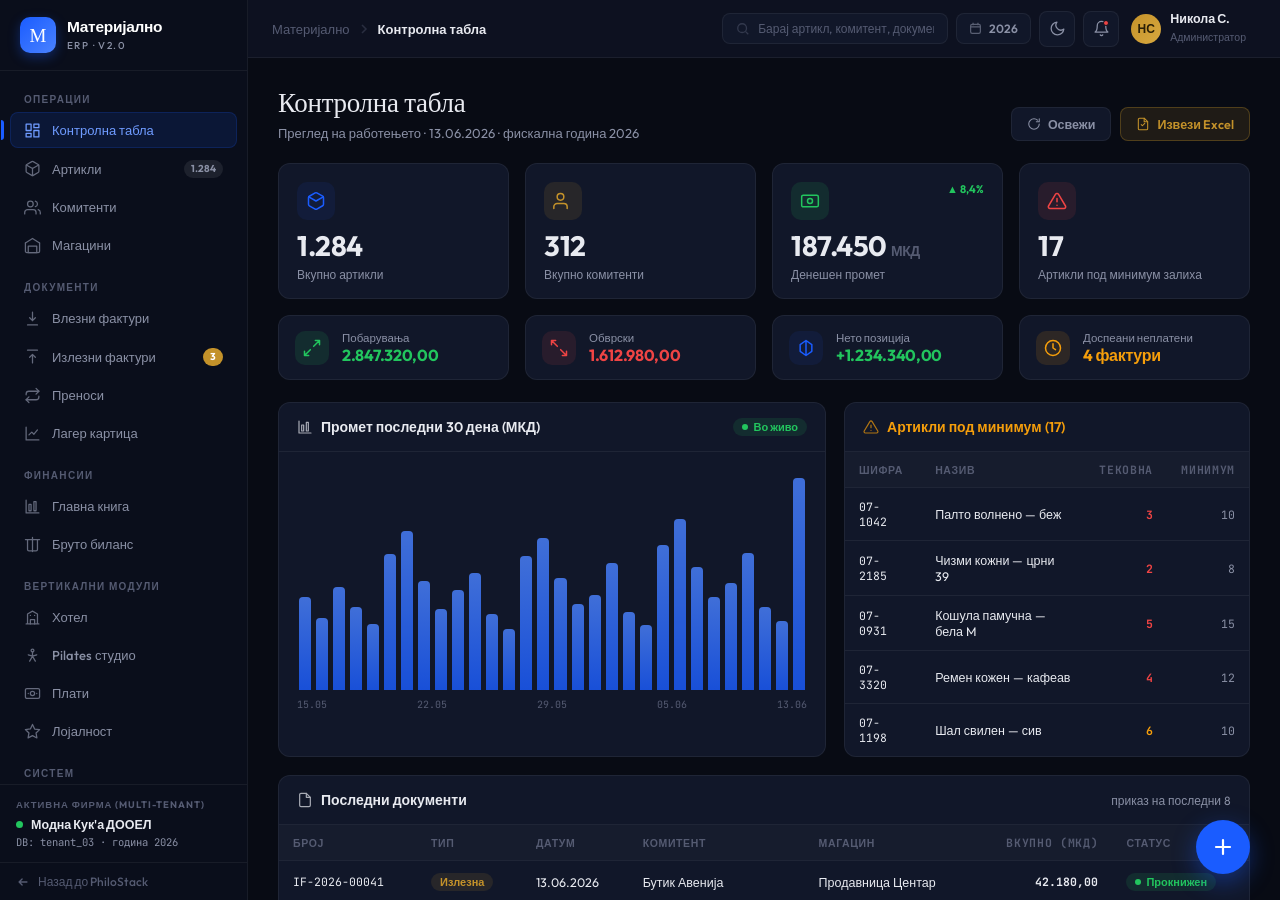
<file: demo-materialno.html>
<!DOCTYPE html>
<html lang="mk">
<head>
<meta charset="UTF-8">
<meta name="viewport" content="width=device-width, initial-scale=1.0">
<title>Материјално ERP — PhiloStack Demo</title>
<meta name="description" content="Интерактивно демо на Материјално ERP — материјално работење, финансии и вертикални модули, изградено од PhiloStack.">
<link rel="preconnect" href="https://fonts.googleapis.com">
<link href="https://fonts.googleapis.com/css2?family=DM+Serif+Display&family=Outfit:wght@300;400;500;600;700&family=JetBrains+Mono:wght@400;500;600&display=swap" rel="stylesheet">
<style>
  :root {
    --bg-deep: #080b14;
    --bg-panel: #0d1120;
    --bg-card: #111729;
    --bg-card-hover: #151d33;
    --bg-sidebar: #0a0e1b;
    --border: rgba(255,255,255,0.06);
    --border-hover: rgba(255,255,255,0.12);
    --text-primary: #e8eaf0;
    --text-secondary: #8a90a5;
    --text-muted: #555b72;
    --accent: #1a5cff;
    --accent-glow: rgba(26,92,255,0.15);
    --accent-soft: rgba(26,92,255,0.08);
    --gold: #c4922a;
    --gold-soft: rgba(196,146,42,0.12);
    --green: #22c55e;
    --green-soft: rgba(34,197,94,0.12);
    --red: #ef4444;
    --red-soft: rgba(239,68,68,0.1);
    --yellow: #eab308;
    --yellow-soft: rgba(234,179,8,0.1);
    --orange: #f59e0b;
    --orange-soft: rgba(245,158,11,0.12);
    --purple: #8b5cf6;
    --purple-soft: rgba(139,92,246,0.12);
    --teal: #14b8a6;
    --teal-soft: rgba(20,184,166,0.12);
    --pink: #ec4899;
    --pink-soft: rgba(236,72,153,0.12);
    --radius: 12px;
    --radius-sm: 8px;
    --radius-xs: 6px;
  }
  /* Light theme — the real app ships a MudBlazor light/dark toggle */
  body[data-theme="light"] {
    --bg-deep: #eef0f4;
    --bg-panel: #ffffff;
    --bg-card: #ffffff;
    --bg-card-hover: #f6f8fc;
    --bg-sidebar: #0c1322;
    --border: rgba(15,23,42,0.08);
    --border-hover: rgba(15,23,42,0.16);
    --text-primary: #0a0f1a;
    --text-secondary: #5a6380;
    --text-muted: #8b93a7;
    --accent-soft: rgba(26,92,255,0.07);
  }
  body[data-theme="light"] .sidebar { --text-primary: #e8eaf0; --text-secondary: #8a90a5; --text-muted: #555b72; }
  body[data-theme="light"] .topbar,
  body[data-theme="light"] .card,
  body[data-theme="light"] .kpi,
  body[data-theme="light"] .data-table,
  body[data-theme="light"] .doc-panel { box-shadow: 0 1px 3px rgba(15,23,42,0.06), 0 1px 2px rgba(15,23,42,0.04); }
  body[data-theme="light"] thead th { background: #f3f5f9; }
  body[data-theme="light"] tbody tr:hover { background: #f6f8fc; }

  * { margin: 0; padding: 0; box-sizing: border-box; }
  html { height: 100%; }
  body {
    font-family: 'Outfit', sans-serif;
    background: var(--bg-deep);
    color: var(--text-primary);
    height: 100%;
    overflow: hidden;
    -webkit-font-smoothing: antialiased;
    transition: background 0.3s, color 0.3s;
  }
  ::-webkit-scrollbar { width: 9px; height: 9px; }
  ::-webkit-scrollbar-thumb { background: rgba(127,127,127,0.28); border-radius: 5px; }
  ::-webkit-scrollbar-track { background: transparent; }

  .app {
    display: grid;
    grid-template-columns: 248px 1fr;
    grid-template-rows: 58px 1fr;
    height: 100vh;
    overflow: hidden;
  }

  /* ── SIDEBAR ── */
  .sidebar {
    grid-row: 1 / -1;
    background: var(--bg-sidebar);
    color: #e8eaf0;
    border-right: 1px solid rgba(255,255,255,0.06);
    display: flex;
    flex-direction: column;
    overflow: hidden;
  }
  .sidebar-logo {
    padding: 17px 20px;
    display: flex; align-items: center; gap: 11px;
    text-decoration: none;
    border-bottom: 1px solid rgba(255,255,255,0.06);
    flex-shrink: 0;
  }
  .sidebar-logo-mark {
    width: 36px; height: 36px;
    background: linear-gradient(135deg, var(--accent), #4a82ff);
    border-radius: 10px;
    display: flex; align-items: center; justify-content: center;
    font-family: 'DM Serif Display', serif;
    font-size: 19px; color: #fff;
    position: relative; flex-shrink: 0;
    box-shadow: 0 4px 12px rgba(26,92,255,0.35);
  }
  .sidebar-logo-text { line-height: 1.1; }
  .sidebar-logo-text b { font-weight: 600; font-size: 15.5px; color: #fff; letter-spacing: -0.3px; display: block; }
  .sidebar-logo-text small { font-size: 10px; color: #8a90a5; font-weight: 500; letter-spacing: 0.14em; text-transform: uppercase; }

  .sidebar-nav { flex: 1; padding: 6px 10px 12px; overflow-y: auto; }
  .sidebar-section {
    padding: 16px 14px 6px;
    font-size: 10px; text-transform: uppercase;
    letter-spacing: 0.13em; color: #555b72; font-weight: 700;
  }
  .nav-item {
    display: flex; align-items: center; gap: 11px;
    padding: 8.5px 13px;
    border-radius: var(--radius-sm);
    color: #8a90a5; text-decoration: none;
    font-size: 13px; font-weight: 500; cursor: pointer;
    transition: all 0.16s; margin-bottom: 2px;
    position: relative; border: 1px solid transparent;
    width: 100%; text-align: left; background: none;
    font-family: inherit;
  }
  .nav-item:hover { background: rgba(26,92,255,0.08); color: #e8eaf0; }
  .nav-item.active { background: rgba(26,92,255,0.12); color: #6f9bff; border-color: rgba(26,92,255,0.18); }
  .nav-item.active::before {
    content: ''; position: absolute; left: -10px; top: 50%;
    transform: translateY(-50%); width: 3px; height: 20px;
    background: var(--accent); border-radius: 0 3px 3px 0;
  }
  .nav-item svg { width: 17px; height: 17px; flex-shrink: 0; opacity: 0.7; }
  .nav-item.active svg { opacity: 1; }
  .nav-badge {
    margin-left: auto; background: var(--red); color: #fff;
    font-size: 10px; font-weight: 700; padding: 1px 7px;
    border-radius: 50px; line-height: 1.6;
  }
  .nav-badge.gold { background: var(--gold); }
  .nav-badge.soft { background: rgba(255,255,255,0.08); color: #8a90a5; }

  .sidebar-tenant {
    padding: 13px 16px;
    border-top: 1px solid rgba(255,255,255,0.06);
    flex-shrink: 0;
  }
  .tenant-label { font-size: 9.5px; text-transform: uppercase; letter-spacing: 0.1em; color: #555b72; font-weight: 700; margin-bottom: 6px; }
  .tenant-row { display: flex; align-items: center; gap: 8px; }
  .tenant-dot { width: 7px; height: 7px; background: var(--green); border-radius: 50%; animation: pulse 2s ease-in-out infinite; flex-shrink: 0; }
  .tenant-name { font-size: 12.5px; color: #e8eaf0; font-weight: 600; }
  .tenant-meta { font-family: 'JetBrains Mono', monospace; font-size: 10.5px; color: #8a90a5; margin-top: 3px; }

  .sidebar-footer { padding: 11px 16px; border-top: 1px solid rgba(255,255,255,0.06); flex-shrink: 0; }
  .sidebar-footer a { display: flex; align-items: center; gap: 8px; font-size: 12px; color: #555b72; text-decoration: none; transition: color 0.2s; font-weight: 500; }
  .sidebar-footer a:hover { color: #6f9bff; }
  .sidebar-footer svg { width: 14px; height: 14px; }

  /* ── TOPBAR ── */
  .topbar {
    background: var(--bg-panel);
    border-bottom: 1px solid var(--border);
    display: flex; align-items: center; justify-content: space-between;
    padding: 0 24px; gap: 16px;
  }
  .topbar-left { display: flex; align-items: center; gap: 14px; min-width: 0; }
  .breadcrumb { display: flex; align-items: center; gap: 8px; font-size: 13px; color: var(--text-muted); white-space: nowrap; }
  .breadcrumb b { color: var(--text-primary); font-weight: 600; }
  .breadcrumb svg { width: 12px; height: 12px; opacity: 0.4; }
  .topbar-right { display: flex; align-items: center; gap: 8px; }
  .search-box {
    display: flex; align-items: center; gap: 8px; padding: 7px 13px;
    background: var(--bg-card); border: 1px solid var(--border);
    border-radius: var(--radius-sm); color: var(--text-muted);
    font-size: 12px; min-width: 200px; cursor: text; transition: border-color 0.2s;
  }
  .search-box:hover { border-color: var(--border-hover); }
  .search-box svg { width: 14px; height: 14px; opacity: 0.5; flex-shrink: 0; }
  .search-box input { background: none; border: none; outline: none; color: var(--text-primary); font-family: inherit; font-size: 12px; width: 100%; }
  .search-box input::placeholder { color: var(--text-muted); }
  .topbar-btn {
    width: 36px; height: 36px; border-radius: var(--radius-sm);
    background: var(--bg-card); border: 1px solid var(--border);
    color: var(--text-secondary); display: flex; align-items: center; justify-content: center;
    cursor: pointer; transition: all 0.18s; position: relative;
  }
  .topbar-btn:hover { color: var(--text-primary); border-color: var(--border-hover); }
  .topbar-btn svg { width: 17px; height: 17px; }
  .topbar-btn .dot { position: absolute; top: 8px; right: 9px; width: 6px; height: 6px; background: var(--red); border-radius: 50%; border: 1.5px solid var(--bg-panel); }
  .year-pill {
    display: flex; align-items: center; gap: 7px; padding: 7px 12px;
    background: var(--bg-card); border: 1px solid var(--border);
    border-radius: var(--radius-sm); font-size: 12px; font-weight: 600;
    color: var(--text-secondary); cursor: pointer; transition: all 0.18s;
  }
  .year-pill:hover { border-color: var(--border-hover); color: var(--text-primary); }
  .year-pill svg { width: 13px; height: 13px; opacity: 0.6; }
  .user-chip { display: flex; align-items: center; gap: 9px; padding: 4px 10px 4px 4px; border-radius: 50px; cursor: pointer; transition: background 0.18s; }
  .user-chip:hover { background: var(--bg-card); }
  .avatar { width: 30px; height: 30px; border-radius: 50%; background: linear-gradient(135deg, var(--gold), #d9a93f); display: flex; align-items: center; justify-content: center; font-size: 12px; font-weight: 700; color: #2a1f06; flex-shrink: 0; }
  .user-chip-info { line-height: 1.2; }
  .user-chip-info b { font-size: 12.5px; font-weight: 600; color: var(--text-primary); display: block; }
  .user-chip-info small { font-size: 10.5px; color: var(--text-muted); }

  /* ── MAIN ── */
  .main { overflow-y: auto; padding: 26px 30px 60px; position: relative; }
  .view { display: none; animation: fade 0.32s ease; }
  .view.active { display: block; }
  @keyframes fade { from { opacity: 0; transform: translateY(8px); } to { opacity: 1; transform: none; } }

  .page-head { display: flex; align-items: flex-end; justify-content: space-between; gap: 16px; margin-bottom: 22px; flex-wrap: wrap; }
  .page-title { font-family: 'DM Serif Display', serif; font-size: 27px; letter-spacing: -0.3px; }
  .page-sub { font-size: 13px; color: var(--text-secondary); margin-top: 4px; }
  .page-actions { display: flex; gap: 9px; flex-wrap: wrap; }

  .btn {
    display: inline-flex; align-items: center; gap: 7px; padding: 8px 15px;
    border-radius: var(--radius-sm); font-size: 12.5px; font-weight: 600;
    font-family: inherit; cursor: pointer; transition: all 0.18s;
    border: 1px solid var(--border); background: var(--bg-card); color: var(--text-secondary);
  }
  .btn:hover { border-color: var(--border-hover); color: var(--text-primary); }
  .btn svg { width: 14px; height: 14px; }
  .btn-primary { background: var(--accent); border-color: var(--accent); color: #fff; }
  .btn-primary:hover { background: #2f6bff; border-color: #2f6bff; color: #fff; box-shadow: 0 4px 14px rgba(26,92,255,0.3); }
  .btn-green { background: var(--green); border-color: var(--green); color: #06240f; }
  .btn-green:hover { background: #2dd66c; border-color: #2dd66c; color: #06240f; }
  .btn-gold { background: var(--gold-soft); border-color: rgba(196,146,42,0.3); color: var(--gold); }
  .btn-ghost { background: transparent; }

  /* KPI cards */
  .kpi-grid { display: grid; grid-template-columns: repeat(4, 1fr); gap: 16px; margin-bottom: 16px; }
  .kpi {
    background: var(--bg-card); border: 1px solid var(--border);
    border-radius: var(--radius); padding: 18px 18px 16px; position: relative; overflow: hidden;
    cursor: pointer; transition: all 0.2s;
  }
  .kpi::before { content: ''; position: absolute; top: 0; left: 0; right: 0; height: 2px; background: var(--accent); transform: scaleX(0); transform-origin: left; transition: transform 0.3s; }
  .kpi:hover { border-color: var(--border-hover); transform: translateY(-2px); }
  .kpi:hover::before { transform: scaleX(1); }
  .kpi-icon { width: 38px; height: 38px; border-radius: 10px; display: flex; align-items: center; justify-content: center; margin-bottom: 12px; }
  .kpi-icon svg { width: 20px; height: 20px; }
  .kpi-val { font-size: 28px; font-weight: 700; letter-spacing: -0.5px; line-height: 1; }
  .kpi-val small { font-size: 14px; color: var(--text-muted); font-weight: 600; }
  .kpi-label { font-size: 12px; color: var(--text-secondary); margin-top: 7px; }
  .kpi-trend { position: absolute; top: 18px; right: 18px; font-size: 11px; font-weight: 700; display: flex; align-items: center; gap: 3px; }
  .kpi-trend.up { color: var(--green); }
  .kpi-trend.down { color: var(--red); }

  .ic-blue { background: var(--accent-soft); color: var(--accent); }
  .ic-gold { background: var(--gold-soft); color: var(--gold); }
  .ic-green { background: var(--green-soft); color: var(--green); }
  .ic-red { background: var(--red-soft); color: var(--red); }
  .ic-purple { background: var(--purple-soft); color: var(--purple); }
  .ic-teal { background: var(--teal-soft); color: var(--teal); }
  .ic-orange { background: var(--orange-soft); color: var(--orange); }
  .ic-pink { background: var(--pink-soft); color: var(--pink); }

  /* mini financial strip */
  .fin-grid { display: grid; grid-template-columns: repeat(4, 1fr); gap: 16px; margin-bottom: 22px; }
  .fin-card { background: var(--bg-card); border: 1px solid var(--border); border-radius: var(--radius); padding: 14px 16px; display: flex; align-items: center; gap: 13px; }
  .fin-card .kpi-icon { margin: 0; width: 34px; height: 34px; }
  .fin-card small { font-size: 11.5px; color: var(--text-secondary); display: block; }
  .fin-card b { font-size: 16px; font-weight: 700; letter-spacing: -0.3px; }

  .card { background: var(--bg-card); border: 1px solid var(--border); border-radius: var(--radius); overflow: hidden; }
  .card-head { padding: 15px 18px; border-bottom: 1px solid var(--border); display: flex; align-items: center; justify-content: space-between; gap: 12px; }
  .card-title { font-size: 14px; font-weight: 600; display: flex; align-items: center; gap: 8px; }
  .card-title svg { width: 16px; height: 16px; opacity: 0.7; }
  .card-body { padding: 18px; }
  .grid-2 { display: grid; grid-template-columns: 1.35fr 1fr; gap: 18px; margin-bottom: 18px; }

  /* Chart */
  .chart { display: flex; align-items: flex-end; gap: 5px; height: 220px; padding: 8px 2px 0; }
  .bar { flex: 1; background: linear-gradient(to top, var(--accent), #4a82ff); border-radius: 4px 4px 0 0; min-height: 3px; position: relative; transition: opacity 0.18s; opacity: 0.82; }
  .bar:hover { opacity: 1; }
  .bar::after { content: attr(data-v); position: absolute; bottom: 100%; left: 50%; transform: translateX(-50%); margin-bottom: 5px; background: var(--bg-deep); color: var(--text-primary); font-size: 10px; padding: 2px 6px; border-radius: 4px; white-space: nowrap; opacity: 0; pointer-events: none; transition: opacity 0.15s; border: 1px solid var(--border); }
  .bar:hover::after { opacity: 1; }
  .chart-axis { display: flex; justify-content: space-between; font-size: 10px; color: var(--text-muted); margin-top: 8px; font-family: 'JetBrains Mono', monospace; }

  /* Tables */
  .table-wrap { overflow-x: auto; }
  table { width: 100%; border-collapse: collapse; font-size: 12.5px; }
  thead th { background: rgba(127,127,127,0.05); text-align: left; padding: 10px 14px; font-size: 10.5px; text-transform: uppercase; letter-spacing: 0.06em; color: var(--text-muted); font-weight: 700; border-bottom: 1px solid var(--border); white-space: nowrap; position: sticky; top: 0; }
  tbody td { padding: 11px 14px; border-bottom: 1px solid var(--border); color: var(--text-primary); }
  tbody tr { transition: background 0.12s; }
  tbody tr:hover { background: var(--bg-card-hover); }
  tbody tr:last-child td { border-bottom: none; }
  .mono { font-family: 'JetBrains Mono', monospace; font-size: 11.5px; }
  .num { text-align: right; font-family: 'JetBrains Mono', monospace; font-size: 11.5px; }
  .muted { color: var(--text-secondary); }
  .strong { font-weight: 700; }

  .chip { display: inline-flex; align-items: center; gap: 5px; padding: 2px 9px; border-radius: 50px; font-size: 11px; font-weight: 600; white-space: nowrap; }
  .chip-green { background: var(--green-soft); color: var(--green); }
  .chip-blue { background: var(--accent-soft); color: var(--accent); }
  .chip-gold { background: var(--gold-soft); color: var(--gold); }
  .chip-gray { background: rgba(127,127,127,0.12); color: var(--text-secondary); }
  .chip-red { background: var(--red-soft); color: var(--red); }
  .chip-purple { background: var(--purple-soft); color: var(--purple); }
  .chip-teal { background: var(--teal-soft); color: var(--teal); }
  .chip-orange { background: var(--orange-soft); color: var(--orange); }
  .chip-dot { width: 6px; height: 6px; border-radius: 50%; background: currentColor; }

  /* Toolbar */
  .toolbar { display: flex; align-items: center; gap: 9px; flex-wrap: wrap; margin-bottom: 16px; }
  .tool-search { display: flex; align-items: center; gap: 8px; padding: 8px 13px; background: var(--bg-card); border: 1px solid var(--border); border-radius: var(--radius-sm); min-width: 230px; }
  .tool-search svg { width: 15px; height: 15px; opacity: 0.5; color: var(--text-muted); flex-shrink: 0; }
  .tool-search input { background: none; border: none; outline: none; color: var(--text-primary); font-family: inherit; font-size: 13px; width: 100%; }
  .tool-search input::placeholder { color: var(--text-muted); }
  .toolbar-spacer { flex: 1; }
  .kbd { font-family: 'JetBrains Mono', monospace; font-size: 10px; padding: 1px 5px; border-radius: 4px; background: rgba(127,127,127,0.12); border: 1px solid var(--border); color: var(--text-muted); margin-left: 4px; }

  /* Invoice */
  .doc-panel { background: var(--bg-card); border: 1px solid var(--border); border-radius: var(--radius); overflow: hidden; }
  .doc-head { padding: 18px 20px; border-bottom: 1px solid var(--border); display: grid; grid-template-columns: repeat(4, 1fr); gap: 16px; }
  .field { display: flex; flex-direction: column; gap: 5px; }
  .field label { font-size: 11px; color: var(--text-muted); font-weight: 600; text-transform: uppercase; letter-spacing: 0.05em; }
  .field .val { font-size: 13.5px; font-weight: 500; padding: 8px 11px; background: var(--bg-deep); border: 1px solid var(--border); border-radius: var(--radius-xs); color: var(--text-primary); }
  .field .val.accent { color: var(--accent); font-family: 'JetBrains Mono', monospace; font-weight: 600; }
  .field .val svg { width: 12px; height: 12px; opacity: 0.5; float: right; margin-top: 3px; }
  .doc-items input { background: var(--bg-deep); border: 1px solid var(--border); border-radius: var(--radius-xs); color: var(--text-primary); font-family: 'JetBrains Mono', monospace; font-size: 12px; padding: 6px 8px; width: 100%; text-align: right; outline: none; transition: border-color 0.15s; }
  .doc-items input:focus { border-color: var(--accent); }
  .doc-items td { padding: 8px 12px; }
  .doc-foot { padding: 18px 20px; display: flex; justify-content: space-between; gap: 24px; flex-wrap: wrap; }
  .vat-table { font-size: 12px; }
  .vat-table td { padding: 4px 14px 4px 0; }
  .totals { min-width: 260px; }
  .totals-row { display: flex; justify-content: space-between; padding: 7px 0; font-size: 13px; }
  .totals-row.grand { border-top: 2px solid var(--border); margin-top: 6px; padding-top: 12px; font-size: 18px; font-weight: 700; }
  .totals-row.grand b { color: var(--accent); }
  .icon-btn { background: none; border: none; cursor: pointer; color: var(--text-muted); padding: 4px; border-radius: 5px; transition: all 0.15s; }
  .icon-btn:hover { color: var(--red); background: var(--red-soft); }
  .icon-btn svg { width: 15px; height: 15px; display: block; }

  /* Module showcase */
  .mod-banner { display: flex; align-items: center; gap: 16px; padding: 18px 20px; border-radius: var(--radius); margin-bottom: 20px; border: 1px solid var(--border); position: relative; overflow: hidden; }
  .mod-banner-icon { width: 52px; height: 52px; border-radius: 14px; display: flex; align-items: center; justify-content: center; flex-shrink: 0; }
  .mod-banner-icon svg { width: 27px; height: 27px; }
  .mod-banner h3 { font-family: 'DM Serif Display', serif; font-size: 21px; letter-spacing: -0.2px; }
  .mod-banner p { font-size: 12.5px; color: var(--text-secondary); margin-top: 3px; }
  .mod-tag { position: absolute; top: 14px; right: 16px; font-size: 10px; font-weight: 700; text-transform: uppercase; letter-spacing: 0.1em; padding: 3px 9px; border-radius: 50px; background: rgba(127,127,127,0.1); color: var(--text-muted); }

  .grid-3 { display: grid; grid-template-columns: repeat(3, 1fr); gap: 16px; margin-bottom: 18px; }
  .grid-4 { display: grid; grid-template-columns: repeat(4, 1fr); gap: 16px; margin-bottom: 18px; }

  /* Hotel planner */
  .planner { overflow-x: auto; }
  .planner table { font-size: 11.5px; }
  .planner th, .planner td { text-align: center; padding: 8px 6px; border: 1px solid var(--border); }
  .planner .room-cell { text-align: left; font-weight: 600; white-space: nowrap; position: sticky; left: 0; background: var(--bg-card); }
  .resv { border-radius: 5px; padding: 3px 7px; font-size: 10.5px; font-weight: 600; color: #fff; white-space: nowrap; }

  /* schedule grid */
  .sched { display: grid; grid-template-columns: 70px repeat(5, 1fr); gap: 7px; }
  .sched-h { font-size: 11px; font-weight: 700; color: var(--text-muted); text-align: center; padding: 6px 0; text-transform: uppercase; letter-spacing: 0.05em; }
  .sched-t { font-size: 11px; color: var(--text-muted); font-family: 'JetBrains Mono', monospace; padding-top: 10px; }
  .sched-cell { min-height: 46px; }
  .class-card { border-radius: 7px; padding: 7px 9px; font-size: 11px; font-weight: 600; color: #fff; cursor: pointer; transition: transform 0.15s; }
  .class-card:hover { transform: scale(1.03); }
  .class-card small { display: block; font-weight: 500; opacity: 0.85; font-size: 10px; margin-top: 2px; }

  /* progress bars */
  .pbar { height: 7px; border-radius: 50px; background: rgba(127,127,127,0.14); overflow: hidden; }
  .pbar i { display: block; height: 100%; border-radius: 50px; }

  /* FAB */
  .fab { position: fixed; bottom: 26px; right: 30px; width: 54px; height: 54px; border-radius: 50%; background: var(--accent); color: #fff; border: none; cursor: pointer; box-shadow: 0 8px 24px rgba(26,92,255,0.4); display: flex; align-items: center; justify-content: center; transition: transform 0.2s; z-index: 50; }
  .fab:hover { transform: scale(1.08) rotate(90deg); }
  .fab svg { width: 24px; height: 24px; }

  /* Snackbar */
  .snackbar { position: fixed; bottom: 28px; left: 50%; transform: translateX(-50%) translateY(120px); background: var(--bg-panel); border: 1px solid var(--border); border-left: 3px solid var(--green); border-radius: var(--radius-sm); padding: 13px 20px; display: flex; align-items: center; gap: 11px; font-size: 13px; font-weight: 500; box-shadow: 0 10px 30px rgba(0,0,0,0.4); z-index: 100; opacity: 0; transition: all 0.35s cubic-bezier(.2,.9,.3,1.3); max-width: 90vw; }
  .snackbar.show { transform: translateX(-50%) translateY(0); opacity: 1; }
  .snackbar svg { width: 19px; height: 19px; color: var(--green); flex-shrink: 0; }

  .alert { display: flex; align-items: center; gap: 10px; padding: 11px 15px; border-radius: var(--radius-sm); font-size: 12.5px; }
  .alert svg { width: 17px; height: 17px; flex-shrink: 0; }
  .alert-warn { background: var(--orange-soft); color: var(--orange); border: 1px solid rgba(245,158,11,0.2); }

  .demo-ribbon { position: fixed; top: 0; left: 248px; right: 0; z-index: 60; pointer-events: none; }

  @media (max-width: 1100px) {
    .kpi-grid, .fin-grid, .grid-4 { grid-template-columns: repeat(2, 1fr); }
    .grid-2, .grid-3, .doc-head { grid-template-columns: 1fr; }
  }
  @media (max-width: 760px) {
    .app { grid-template-columns: 1fr; grid-template-rows: 58px 1fr; }
    .sidebar { display: none; }
    .kpi-grid, .fin-grid, .grid-4 { grid-template-columns: 1fr; }
    .search-box, .year-pill, .user-chip-info { display: none; }
  }
</style>
</head>
<body data-theme="dark">
<div class="app">

  <!-- ════ SIDEBAR ════ -->
  <aside class="sidebar">
    <a href="index.html" class="sidebar-logo">
      <div class="sidebar-logo-mark">М</div>
      <div class="sidebar-logo-text">
        <b>Материјално</b>
        <small>ERP · v2.0</small>
      </div>
    </a>
    <nav class="sidebar-nav">
      <div class="sidebar-section">Операции</div>
      <button class="nav-item active" data-view="dashboard">
        <svg viewBox="0 0 24 24" fill="none" stroke="currentColor" stroke-width="1.8" stroke-linecap="round" stroke-linejoin="round"><rect x="3" y="3" width="7" height="9"/><rect x="14" y="3" width="7" height="5"/><rect x="14" y="12" width="7" height="9"/><rect x="3" y="16" width="7" height="5"/></svg>
        Контролна табла
      </button>
      <button class="nav-item" data-view="articles">
        <svg viewBox="0 0 24 24" fill="none" stroke="currentColor" stroke-width="1.8" stroke-linecap="round" stroke-linejoin="round"><path d="M21 16V8a2 2 0 0 0-1-1.73l-7-4a2 2 0 0 0-2 0l-7 4A2 2 0 0 0 3 8v8a2 2 0 0 0 1 1.73l7 4a2 2 0 0 0 2 0l7-4A2 2 0 0 0 21 16z"/><path d="m3.3 7 8.7 5 8.7-5M12 22V12"/></svg>
        Артикли <span class="nav-badge soft">1.284</span>
      </button>
      <button class="nav-item" data-view="partners">
        <svg viewBox="0 0 24 24" fill="none" stroke="currentColor" stroke-width="1.8" stroke-linecap="round" stroke-linejoin="round"><path d="M17 21v-2a4 4 0 0 0-4-4H5a4 4 0 0 0-4 4v2"/><circle cx="9" cy="7" r="4"/><path d="M23 21v-2a4 4 0 0 0-3-3.87M16 3.13a4 4 0 0 1 0 7.75"/></svg>
        Комитенти
      </button>
      <button class="nav-item" data-view="warehouses">
        <svg viewBox="0 0 24 24" fill="none" stroke="currentColor" stroke-width="1.8" stroke-linecap="round" stroke-linejoin="round"><path d="M22 8.35V20a2 2 0 0 1-2 2H4a2 2 0 0 1-2-2V8.35"/><path d="M2 8.35 12 2l10 6.35"/><rect x="6" y="13" width="12" height="9"/></svg>
        Магацини
      </button>

      <div class="sidebar-section">Документи</div>
      <button class="nav-item" data-view="incoming">
        <svg viewBox="0 0 24 24" fill="none" stroke="currentColor" stroke-width="1.8" stroke-linecap="round" stroke-linejoin="round"><path d="M12 3v12m0 0 4-4m-4 4-4-4"/><path d="M5 21h14"/></svg>
        Влезни фактури
      </button>
      <button class="nav-item" data-view="invoice">
        <svg viewBox="0 0 24 24" fill="none" stroke="currentColor" stroke-width="1.8" stroke-linecap="round" stroke-linejoin="round"><path d="M12 21V9m0 0 4 4m-4-4-4 4"/><path d="M5 3h14"/></svg>
        Излезни фактури <span class="nav-badge gold">3</span>
      </button>
      <button class="nav-item" data-view="transfers">
        <svg viewBox="0 0 24 24" fill="none" stroke="currentColor" stroke-width="1.8" stroke-linecap="round" stroke-linejoin="round"><path d="m17 2 4 4-4 4"/><path d="M3 11v-1a4 4 0 0 1 4-4h14M7 22l-4-4 4-4"/><path d="M21 13v1a4 4 0 0 1-4 4H3"/></svg>
        Преноси
      </button>
      <button class="nav-item" data-view="stockcard">
        <svg viewBox="0 0 24 24" fill="none" stroke="currentColor" stroke-width="1.8" stroke-linecap="round" stroke-linejoin="round"><path d="M3 3v18h18"/><path d="m7 14 4-4 3 3 5-6"/></svg>
        Лагер картица
      </button>

      <div class="sidebar-section">Финансии</div>
      <button class="nav-item" data-view="finance">
        <svg viewBox="0 0 24 24" fill="none" stroke="currentColor" stroke-width="1.8" stroke-linecap="round" stroke-linejoin="round"><path d="M3 3v18h18"/><rect x="7" y="9" width="3" height="9"/><rect x="14" y="5" width="3" height="13"/></svg>
        Главна книга
      </button>
      <button class="nav-item" data-view="finance">
        <svg viewBox="0 0 24 24" fill="none" stroke="currentColor" stroke-width="1.8" stroke-linecap="round" stroke-linejoin="round"><path d="M12 2v20M2 5h20M5 5v14a2 2 0 0 0 2 2h10a2 2 0 0 0 2-2V5"/></svg>
        Бруто биланс
      </button>

      <div class="sidebar-section">Вертикални модули</div>
      <button class="nav-item" data-view="hotel">
        <svg viewBox="0 0 24 24" fill="none" stroke="currentColor" stroke-width="1.8" stroke-linecap="round" stroke-linejoin="round"><path d="M3 21h18M5 21V7l7-4 7 4v14"/><path d="M9 21v-6h6v6"/><path d="M9 9h.01M15 9h.01"/></svg>
        Хотел
      </button>
      <button class="nav-item" data-view="pilates">
        <svg viewBox="0 0 24 24" fill="none" stroke="currentColor" stroke-width="1.8" stroke-linecap="round" stroke-linejoin="round"><circle cx="12" cy="5" r="2"/><path d="M12 7v6m-4 7 4-7 4 7M6 11l6 2 6-2"/></svg>
        Pilates студио
      </button>
      <button class="nav-item" data-view="payroll">
        <svg viewBox="0 0 24 24" fill="none" stroke="currentColor" stroke-width="1.8" stroke-linecap="round" stroke-linejoin="round"><rect x="2" y="5" width="20" height="14" rx="2"/><circle cx="12" cy="12" r="3"/><path d="M6 12h.01M18 12h.01"/></svg>
        Плати
      </button>
      <button class="nav-item" data-view="loyalty">
        <svg viewBox="0 0 24 24" fill="none" stroke="currentColor" stroke-width="1.8" stroke-linecap="round" stroke-linejoin="round"><path d="M12 2 15 8.5 22 9.3l-5 4.8 1.2 7L12 17.8 5.8 21l1.2-7-5-4.8 7-0.8z"/></svg>
        Лојалност
      </button>

      <div class="sidebar-section">Систем</div>
      <button class="nav-item" data-view="admin">
        <svg viewBox="0 0 24 24" fill="none" stroke="currentColor" stroke-width="1.8" stroke-linecap="round" stroke-linejoin="round"><circle cx="12" cy="12" r="3"/><path d="M19.4 15a1.65 1.65 0 0 0 .33 1.82l.06.06a2 2 0 1 1-2.83 2.83l-.06-.06a1.65 1.65 0 0 0-1.82-.33 1.65 1.65 0 0 0-1 1.51V21a2 2 0 0 1-4 0v-.09A1.65 1.65 0 0 0 9 19.4a1.65 1.65 0 0 0-1.82.33l-.06.06a2 2 0 1 1-2.83-2.83l.06-.06a1.65 1.65 0 0 0 .33-1.82 1.65 1.65 0 0 0-1.51-1H3a2 2 0 0 1 0-4h.09A1.65 1.65 0 0 0 4.6 9a1.65 1.65 0 0 0-.33-1.82l-.06-.06a2 2 0 1 1 2.83-2.83l.06.06a1.65 1.65 0 0 0 1.82.33H9a1.65 1.65 0 0 0 1-1.51V3a2 2 0 0 1 4 0v.09a1.65 1.65 0 0 0 1 1.51 1.65 1.65 0 0 0 1.82-.33l.06-.06a2 2 0 1 1 2.83 2.83l-.06.06a1.65 1.65 0 0 0-.33 1.82V9a1.65 1.65 0 0 0 1.51 1H21a2 2 0 0 1 0 4h-.09a1.65 1.65 0 0 0-1.51 1z"/></svg>
        Админ · Лиценци
      </button>
    </nav>

    <div class="sidebar-tenant">
      <div class="tenant-label">Активна фирма (multi-tenant)</div>
      <div class="tenant-row">
        <span class="tenant-dot"></span>
        <span class="tenant-name">Модна Кук'а ДООЕЛ</span>
      </div>
      <div class="tenant-meta">DB: tenant_03 · година 2026</div>
    </div>
    <div class="sidebar-footer">
      <a href="index.html">
        <svg viewBox="0 0 16 16" fill="none" stroke="currentColor" stroke-width="1.5" stroke-linecap="round" stroke-linejoin="round"><path d="M12.5 8h-9m0 0L7 4.5M3.5 8 7 11.5"/></svg>
        Назад до PhiloStack
      </a>
    </div>
  </aside>

  <!-- ════ TOPBAR ════ -->
  <header class="topbar">
    <div class="topbar-left">
      <div class="breadcrumb">
        Материјално <svg viewBox="0 0 12 12" fill="none" stroke="currentColor" stroke-width="1.5"><path d="m4 2 4 4-4 4"/></svg>
        <b id="crumb">Контролна табла</b>
      </div>
    </div>
    <div class="topbar-right">
      <div class="search-box">
        <svg viewBox="0 0 16 16" fill="none" stroke="currentColor" stroke-width="1.5"><circle cx="7" cy="7" r="5"/><path d="m11 11 3 3"/></svg>
        <input placeholder="Барај артикл, комитент, документ…">
      </div>
      <div class="year-pill">
        <svg viewBox="0 0 16 16" fill="none" stroke="currentColor" stroke-width="1.5"><rect x="2" y="3" width="12" height="11" rx="2"/><path d="M2 6h12M5 1v3M11 1v3"/></svg>
        2026
      </div>
      <button class="topbar-btn" id="themeBtn" title="Темна / светла тема">
        <svg id="themeIcon" viewBox="0 0 24 24" fill="none" stroke="currentColor" stroke-width="1.8" stroke-linecap="round" stroke-linejoin="round"><path d="M21 12.79A9 9 0 1 1 11.21 3 7 7 0 0 0 21 12.79z"/></svg>
      </button>
      <button class="topbar-btn" title="Известувања"><span class="dot"></span><svg viewBox="0 0 24 24" fill="none" stroke="currentColor" stroke-width="1.8" stroke-linecap="round" stroke-linejoin="round"><path d="M18 8A6 6 0 0 0 6 8c0 7-3 9-3 9h18s-3-2-3-9M13.73 21a2 2 0 0 1-3.46 0"/></svg></button>
      <div class="user-chip">
        <div class="avatar">НС</div>
        <div class="user-chip-info"><b>Никола С.</b><small>Администратор</small></div>
      </div>
    </div>
  </header>

  <!-- ════ MAIN ════ -->
  <main class="main">

    <!-- ─── DASHBOARD ─── -->
    <section class="view active" id="view-dashboard">
      <div class="page-head">
        <div>
          <div class="page-title">Контролна табла</div>
          <div class="page-sub">Преглед на работењето · 13.06.2026 · фискална година 2026</div>
        </div>
        <div class="page-actions">
          <button class="btn"><svg viewBox="0 0 24 24" fill="none" stroke="currentColor" stroke-width="1.8" stroke-linecap="round"><path d="M21 12a9 9 0 1 1-9-9c2.5 0 4.5 1 6 2.5M21 3v5h-5"/></svg>Освежи</button>
          <button class="btn btn-gold"><svg viewBox="0 0 24 24" fill="none" stroke="currentColor" stroke-width="1.8" stroke-linecap="round" stroke-linejoin="round"><path d="M14 2H6a2 2 0 0 0-2 2v16a2 2 0 0 0 2 2h12a2 2 0 0 0 2-2V8z"/><path d="M14 2v6h6M9 13l2 2 4-4"/></svg>Извези Excel</button>
        </div>
      </div>

      <div class="kpi-grid">
        <div class="kpi" data-goto="articles">
          <div class="kpi-icon ic-blue"><svg viewBox="0 0 24 24" fill="none" stroke="currentColor" stroke-width="1.8" stroke-linecap="round" stroke-linejoin="round"><path d="M21 16V8a2 2 0 0 0-1-1.73l-7-4a2 2 0 0 0-2 0l-7 4A2 2 0 0 0 3 8v8a2 2 0 0 0 1 1.73l7 4a2 2 0 0 0 2 0l7-4A2 2 0 0 0 21 16z"/><path d="m3.3 7 8.7 5 8.7-5"/></svg></div>
          <div class="kpi-val">1.284</div>
          <div class="kpi-label">Вкупно артикли</div>
        </div>
        <div class="kpi" data-goto="partners">
          <div class="kpi-icon ic-gold"><svg viewBox="0 0 24 24" fill="none" stroke="currentColor" stroke-width="1.8" stroke-linecap="round" stroke-linejoin="round"><path d="M17 21v-2a4 4 0 0 0-4-4H5a4 4 0 0 0-4 4v2"/><circle cx="9" cy="7" r="4"/></svg></div>
          <div class="kpi-val">312</div>
          <div class="kpi-label">Вкупно комитенти</div>
        </div>
        <div class="kpi">
          <div class="kpi-trend up">▲ 8,4%</div>
          <div class="kpi-icon ic-green"><svg viewBox="0 0 24 24" fill="none" stroke="currentColor" stroke-width="1.8" stroke-linecap="round" stroke-linejoin="round"><rect x="2" y="5" width="20" height="14" rx="2"/><circle cx="12" cy="12" r="3"/></svg></div>
          <div class="kpi-val">187.450 <small>МКД</small></div>
          <div class="kpi-label">Денешен промет</div>
        </div>
        <div class="kpi" data-goto="stockcard">
          <div class="kpi-icon ic-red"><svg viewBox="0 0 24 24" fill="none" stroke="currentColor" stroke-width="1.8" stroke-linecap="round" stroke-linejoin="round"><path d="M10.29 3.86 1.82 18a2 2 0 0 0 1.71 3h16.94a2 2 0 0 0 1.71-3L13.71 3.86a2 2 0 0 0-3.42 0z"/><path d="M12 9v4M12 17h.01"/></svg></div>
          <div class="kpi-val">17</div>
          <div class="kpi-label">Артикли под минимум залиха</div>
        </div>
      </div>

      <div class="fin-grid">
        <div class="fin-card"><div class="kpi-icon ic-green"><svg viewBox="0 0 24 24" fill="none" stroke="currentColor" stroke-width="1.8" stroke-linecap="round" stroke-linejoin="round"><path d="M16 3h5v5M21 3l-7 7M8 21H3v-5M3 21l7-7"/></svg></div><div><small>Побарувања</small><b style="color:var(--green)">2.847.320,00</b></div></div>
        <div class="fin-card"><div class="kpi-icon ic-red"><svg viewBox="0 0 24 24" fill="none" stroke="currentColor" stroke-width="1.8" stroke-linecap="round" stroke-linejoin="round"><path d="M8 3H3v5M3 3l7 7M16 21h5v-5M21 21l-7-7"/></svg></div><div><small>Обврски</small><b style="color:var(--red)">1.612.980,00</b></div></div>
        <div class="fin-card"><div class="kpi-icon ic-blue"><svg viewBox="0 0 24 24" fill="none" stroke="currentColor" stroke-width="1.8" stroke-linecap="round" stroke-linejoin="round"><path d="M12 3v18M5 8l7-5 7 5M5 8v8l7 5 7-5V8"/></svg></div><div><small>Нето позиција</small><b style="color:var(--green)">+1.234.340,00</b></div></div>
        <div class="fin-card"><div class="kpi-icon ic-orange"><svg viewBox="0 0 24 24" fill="none" stroke="currentColor" stroke-width="1.8" stroke-linecap="round" stroke-linejoin="round"><circle cx="12" cy="12" r="9"/><path d="M12 7v5l3 2"/></svg></div><div><small>Доспеани неплатени</small><b style="color:var(--orange)">4 фактури</b></div></div>
      </div>

      <div class="grid-2">
        <div class="card">
          <div class="card-head">
            <span class="card-title"><svg viewBox="0 0 24 24" fill="none" stroke="currentColor" stroke-width="1.8" stroke-linecap="round" stroke-linejoin="round"><path d="M3 3v18h18"/><rect x="7" y="9" width="3" height="9"/><rect x="14" y="5" width="3" height="13"/></svg>Промет последни 30 дена (МКД)</span>
            <span class="chip chip-green"><span class="chip-dot"></span> Во живо</span>
          </div>
          <div class="card-body">
            <div class="chart" id="chart"></div>
            <div class="chart-axis"><span>15.05</span><span>22.05</span><span>29.05</span><span>05.06</span><span>13.06</span></div>
          </div>
        </div>
        <div class="card">
          <div class="card-head">
            <span class="card-title" style="color:var(--orange)"><svg viewBox="0 0 24 24" fill="none" stroke="currentColor" stroke-width="1.8" stroke-linecap="round" stroke-linejoin="round"><path d="M10.29 3.86 1.82 18a2 2 0 0 0 1.71 3h16.94a2 2 0 0 0 1.71-3L13.71 3.86a2 2 0 0 0-3.42 0z"/><path d="M12 9v4M12 17h.01"/></svg>Артикли под минимум (17)</span>
          </div>
          <div class="table-wrap">
            <table>
              <thead><tr><th>Шифра</th><th>Назив</th><th class="num">Тековна</th><th class="num">Минимум</th></tr></thead>
              <tbody>
                <tr><td class="mono">07-1042</td><td>Палто волнено — беж</td><td class="num" style="color:var(--red);font-weight:700">3</td><td class="num muted">10</td></tr>
                <tr><td class="mono">07-2185</td><td>Чизми кожни — црни 39</td><td class="num" style="color:var(--red);font-weight:700">2</td><td class="num muted">8</td></tr>
                <tr><td class="mono">07-0931</td><td>Кошула памучна — бела M</td><td class="num" style="color:var(--red);font-weight:700">5</td><td class="num muted">15</td></tr>
                <tr><td class="mono">07-3320</td><td>Ремен кожен — кафеав</td><td class="num" style="color:var(--red);font-weight:700">4</td><td class="num muted">12</td></tr>
                <tr><td class="mono">07-1198</td><td>Шал свилен — сив</td><td class="num" style="color:var(--orange);font-weight:700">6</td><td class="num muted">10</td></tr>
              </tbody>
            </table>
          </div>
        </div>
      </div>

      <div class="card">
        <div class="card-head">
          <span class="card-title"><svg viewBox="0 0 24 24" fill="none" stroke="currentColor" stroke-width="1.8" stroke-linecap="round" stroke-linejoin="round"><path d="M14 2H6a2 2 0 0 0-2 2v16a2 2 0 0 0 2 2h12a2 2 0 0 0 2-2V8z"/><path d="M14 2v6h6"/></svg>Последни документи</span>
          <span class="muted" style="font-size:12px">приказ на последни 8</span>
        </div>
        <div class="table-wrap">
          <table>
            <thead><tr><th>Број</th><th>Тип</th><th>Датум</th><th>Комитент</th><th>Магацин</th><th class="num">Вкупно (МКД)</th><th>Статус</th></tr></thead>
            <tbody>
              <tr><td class="mono">IF-2026-00041</td><td><span class="chip chip-gold">Излезна</span></td><td>13.06.2026</td><td>Бутик Авенија</td><td>Продавница Центар</td><td class="num strong">42.180,00</td><td><span class="chip chip-green"><span class="chip-dot"></span>Прокнижен</span></td></tr>
              <tr><td class="mono">VF-2026-00318</td><td><span class="chip chip-blue">Влезна</span></td><td>13.06.2026</td><td>Текстил Импорт ДОО</td><td>Главен магацин</td><td class="num strong">316.540,00</td><td><span class="chip chip-green"><span class="chip-dot"></span>Прокнижен</span></td></tr>
              <tr><td class="mono">PR-2026-00077</td><td><span class="chip chip-purple">Пренос</span></td><td>12.06.2026</td><td class="muted">—</td><td>Главен → Центар</td><td class="num strong">88.900,00</td><td><span class="chip chip-green"><span class="chip-dot"></span>Прокнижен</span></td></tr>
              <tr><td class="mono">IF-2026-00042</td><td><span class="chip chip-gold">Излезна</span></td><td>13.06.2026</td><td>Стил Маркет</td><td>Продавница Центар</td><td class="num strong">38.792,00</td><td><span class="chip chip-gray">Нацрт</span></td></tr>
              <tr><td class="mono">IF-2026-00040</td><td><span class="chip chip-gold">Излезна</span></td><td>12.06.2026</td><td>Дина Глигорова</td><td>Продавница ГТЦ</td><td class="num strong">5.990,00</td><td><span class="chip chip-green"><span class="chip-dot"></span>Прокнижен</span></td></tr>
              <tr><td class="mono">PP-2026-00009</td><td><span class="chip chip-teal">Попис</span></td><td>11.06.2026</td><td class="muted">—</td><td>Продавница ГТЦ</td><td class="num strong">1.204.330,00</td><td><span class="chip chip-green"><span class="chip-dot"></span>Прокнижен</span></td></tr>
              <tr><td class="mono">VF-2026-00317</td><td><span class="chip chip-blue">Влезна</span></td><td>10.06.2026</td><td>Кожа Промет ДООЕЛ</td><td>Главен магацин</td><td class="num strong">198.760,00</td><td><span class="chip chip-green"><span class="chip-dot"></span>Прокнижен</span></td></tr>
              <tr><td class="mono">IF-2026-00039</td><td><span class="chip chip-gold">Излезна</span></td><td>10.06.2026</td><td>Модна Линија ДОО</td><td>Продавница Центар</td><td class="num strong">71.450,00</td><td><span class="chip chip-red">Сторниран</span></td></tr>
            </tbody>
          </table>
        </div>
      </div>
    </section>

    <!-- ─── ARTICLES ─── -->
    <section class="view" id="view-articles">
      <div class="page-head">
        <div>
          <div class="page-title">Артикли</div>
          <div class="page-sub">Шифрарник на артикли · 1.284 активни записи</div>
        </div>
        <div class="page-actions">
          <button class="btn btn-primary" onclick="snack('Нов артикл — се отвора дијалог')"><svg viewBox="0 0 24 24" fill="none" stroke="currentColor" stroke-width="2" stroke-linecap="round"><path d="M12 5v14M5 12h14"/></svg>Нов <span class="kbd" style="background:rgba(255,255,255,.15);border-color:rgba(255,255,255,.2);color:#fff">F2</span></button>
          <button class="btn"><svg viewBox="0 0 24 24" fill="none" stroke="currentColor" stroke-width="1.8" stroke-linecap="round" stroke-linejoin="round"><path d="M11 4H4a2 2 0 0 0-2 2v14a2 2 0 0 0 2 2h14a2 2 0 0 0 2-2v-7"/><path d="M18.5 2.5a2.12 2.12 0 0 1 3 3L12 15l-4 1 1-4z"/></svg>Измени</button>
          <button class="btn btn-gold"><svg viewBox="0 0 24 24" fill="none" stroke="currentColor" stroke-width="1.8" stroke-linecap="round" stroke-linejoin="round"><path d="M14 2H6a2 2 0 0 0-2 2v16a2 2 0 0 0 2 2h12a2 2 0 0 0 2-2V8z"/><path d="M14 2v6h6"/></svg>Excel</button>
          <button class="btn"><svg viewBox="0 0 24 24" fill="none" stroke="currentColor" stroke-width="1.8" stroke-linecap="round" stroke-linejoin="round"><path d="M21 15v4a2 2 0 0 1-2 2H5a2 2 0 0 1-2-2v-4M7 10l5 5 5-5M12 15V3"/></svg>Импорт</button>
        </div>
      </div>

      <div class="toolbar">
        <div class="tool-search">
          <svg viewBox="0 0 16 16" fill="none" stroke="currentColor" stroke-width="1.5"><circle cx="7" cy="7" r="5"/><path d="m11 11 3 3"/></svg>
          <input id="artSearch" placeholder="Пребарај по шифра, баркод или назив…" oninput="filterArticles(this.value)">
        </div>
        <button class="btn btn-ghost"><svg viewBox="0 0 24 24" fill="none" stroke="currentColor" stroke-width="1.8" stroke-linecap="round" stroke-linejoin="round"><path d="M22 3H2l8 9.46V19l4 2v-8.54z"/></svg>Филтри</button>
        <div class="toolbar-spacer"></div>
        <span class="muted" style="font-size:12px" id="artCount">Прикажани 10 од 1.284</span>
      </div>

      <div class="card">
        <div class="table-wrap">
          <table id="artTable">
            <thead><tr><th>Шифра</th><th>Баркод</th><th>Назив</th><th>Група</th><th>МЕ</th><th class="num">Набавна</th><th class="num">Продажна</th><th>ДДВ</th><th class="num">Залиха</th><th>Статус</th></tr></thead>
            <tbody>
              <tr><td class="mono">07-0931</td><td class="mono muted">3850012004789</td><td>Кошула памучна — бела M</td><td>Конфекција</td><td>ПАР</td><td class="num">620,00</td><td class="num">1.490,00</td><td><span class="chip chip-blue">18%</span></td><td class="num" style="color:var(--red);font-weight:700">5</td><td><span class="chip chip-green"><span class="chip-dot"></span>Активен</span></td></tr>
              <tr><td class="mono">07-1042</td><td class="mono muted">3850012005112</td><td>Палто волнено — беж</td><td>Конфекција</td><td>ПАР</td><td class="num">3.150,00</td><td class="num">7.990,00</td><td><span class="chip chip-blue">18%</span></td><td class="num" style="color:var(--red);font-weight:700">3</td><td><span class="chip chip-green"><span class="chip-dot"></span>Активен</span></td></tr>
              <tr><td class="mono">07-2185</td><td class="mono muted">3850012006221</td><td>Чизми кожни — црни 39</td><td>Обувки</td><td>ПАР</td><td class="num">1.980,00</td><td class="num">4.490,00</td><td><span class="chip chip-blue">18%</span></td><td class="num" style="color:var(--red);font-weight:700">2</td><td><span class="chip chip-green"><span class="chip-dot"></span>Активен</span></td></tr>
              <tr><td class="mono">07-3320</td><td class="mono muted">3850012007340</td><td>Ремен кожен — кафеав</td><td>Аксесоари</td><td>ПАР</td><td class="num">410,00</td><td class="num">990,00</td><td><span class="chip chip-blue">18%</span></td><td class="num" style="color:var(--red);font-weight:700">4</td><td><span class="chip chip-green"><span class="chip-dot"></span>Активен</span></td></tr>
              <tr><td class="mono">07-1198</td><td class="mono muted">3850012008118</td><td>Шал свилен — сив</td><td>Аксесоари</td><td>ПАР</td><td class="num">350,00</td><td class="num">890,00</td><td><span class="chip chip-blue">18%</span></td><td class="num" style="color:var(--orange);font-weight:700">6</td><td><span class="chip chip-green"><span class="chip-dot"></span>Активен</span></td></tr>
              <tr><td class="mono">07-4501</td><td class="mono muted">3850012009450</td><td>Фармерки слим — индиго 32</td><td>Конфекција</td><td>ПАР</td><td class="num">740,00</td><td class="num">1.890,00</td><td><span class="chip chip-blue">18%</span></td><td class="num">38</td><td><span class="chip chip-green"><span class="chip-dot"></span>Активен</span></td></tr>
              <tr><td class="mono">07-0772</td><td class="mono muted">3850012001077</td><td>Маица памучна — црна L</td><td>Конфекција</td><td>ПАР</td><td class="num">220,00</td><td class="num">590,00</td><td><span class="chip chip-blue">18%</span></td><td class="num">124</td><td><span class="chip chip-green"><span class="chip-dot"></span>Активен</span></td></tr>
              <tr><td class="mono">07-5610</td><td class="mono muted">3850012005610</td><td>Патики спортски — бели 42</td><td>Обувки</td><td>ПАР</td><td class="num">1.450,00</td><td class="num">2.990,00</td><td><span class="chip chip-blue">18%</span></td><td class="num">42</td><td><span class="chip chip-green"><span class="chip-dot"></span>Активен</span></td></tr>
              <tr><td class="mono">07-6033</td><td class="mono muted">3850012006033</td><td>Торба кожна — црна</td><td>Аксесоари</td><td>ПАР</td><td class="num">1.620,00</td><td class="num">3.790,00</td><td><span class="chip chip-blue">18%</span></td><td class="num">19</td><td><span class="chip chip-green"><span class="chip-dot"></span>Активен</span></td></tr>
              <tr><td class="mono">07-9001</td><td class="mono muted">3850012009001</td><td>Книжна кеса со лого</td><td>Амбалажа</td><td>КОМ</td><td class="num">12,00</td><td class="num">0,00</td><td><span class="chip chip-gray">5%</span></td><td class="num">2.400</td><td><span class="chip chip-gray">Неактивен</span></td></tr>
            </tbody>
          </table>
        </div>
      </div>
    </section>

    <!-- ─── PARTNERS ─── -->
    <section class="view" id="view-partners">
      <div class="page-head">
        <div><div class="page-title">Комитенти</div><div class="page-sub">Шифрарник на купувачи и добавувачи · 312 записи</div></div>
        <div class="page-actions">
          <button class="btn btn-primary" onclick="snack('Нов комитент — се отвора дијалог')"><svg viewBox="0 0 24 24" fill="none" stroke="currentColor" stroke-width="2" stroke-linecap="round"><path d="M12 5v14M5 12h14"/></svg>Нов</button>
          <button class="btn btn-gold"><svg viewBox="0 0 24 24" fill="none" stroke="currentColor" stroke-width="1.8" stroke-linecap="round" stroke-linejoin="round"><path d="M14 2H6a2 2 0 0 0-2 2v16a2 2 0 0 0 2 2h12a2 2 0 0 0 2-2V8z"/><path d="M14 2v6h6"/></svg>Excel</button>
        </div>
      </div>
      <div class="toolbar">
        <div class="tool-search"><svg viewBox="0 0 16 16" fill="none" stroke="currentColor" stroke-width="1.5"><circle cx="7" cy="7" r="5"/><path d="m11 11 3 3"/></svg><input placeholder="Пребарај по назив, ЕДБ или град…"></div>
        <button class="btn btn-ghost">Сите типови</button>
        <div class="toolbar-spacer"></div>
      </div>
      <div class="card"><div class="table-wrap"><table>
        <thead><tr><th>Шифра</th><th>Назив</th><th>ЕДБ</th><th>Град</th><th>Тип</th><th>Телефон</th><th class="num">Салдо (МКД)</th></tr></thead>
        <tbody>
          <tr><td class="mono">K-00128</td><td>Бутик Авенија ДООЕЛ</td><td class="mono muted">MK4080012578941</td><td>Скопје</td><td><span class="chip chip-green">Купувач</span></td><td class="mono">070 246 089</td><td class="num" style="color:var(--green);font-weight:700">+312.480,00</td></tr>
          <tr><td class="mono">D-00044</td><td>Текстил Импорт ДОО</td><td class="mono muted">MK4030009912043</td><td>Тетово</td><td><span class="chip chip-blue">Добавувач</span></td><td class="mono">044 332 110</td><td class="num" style="color:var(--red);font-weight:700">−198.760,00</td></tr>
          <tr><td class="mono">K-00201</td><td>Стил Маркет</td><td class="mono muted">MK4057011223390</td><td>Битола</td><td><span class="chip chip-green">Купувач</span></td><td class="mono">047 221 884</td><td class="num" style="color:var(--green);font-weight:700">+88.940,00</td></tr>
          <tr><td class="mono">KD-00310</td><td>Модна Линија ДОО</td><td class="mono muted">MK4044015567721</td><td>Скопје</td><td><span class="chip chip-gold">Двата</span></td><td class="mono">02 311 990</td><td class="num" style="color:var(--green);font-weight:700">+45.220,00</td></tr>
          <tr><td class="mono">D-00077</td><td>Кожа Промет ДООЕЛ</td><td class="mono muted">MK4063012889004</td><td>Гостивар</td><td><span class="chip chip-blue">Добавувач</span></td><td class="mono">042 218 776</td><td class="num" style="color:var(--red);font-weight:700">−74.300,00</td></tr>
          <tr><td class="mono">K-00298</td><td>Дина Глигорова</td><td class="mono muted">—</td><td>Скопје</td><td><span class="chip chip-green">Купувач</span></td><td class="mono">070 555 213</td><td class="num muted">0,00</td></tr>
        </tbody>
      </table></div></div>
    </section>

    <!-- ─── WAREHOUSES ─── -->
    <section class="view" id="view-warehouses">
      <div class="page-head"><div><div class="page-title">Магацини</div><div class="page-sub">Магацини и продажни објекти</div></div></div>
      <div class="grid-3">
        <div class="card"><div class="card-body">
          <div style="display:flex;align-items:center;gap:12px;margin-bottom:14px"><div class="kpi-icon ic-blue" style="margin:0"><svg viewBox="0 0 24 24" fill="none" stroke="currentColor" stroke-width="1.8" stroke-linecap="round" stroke-linejoin="round"><path d="M22 8.35V20a2 2 0 0 1-2 2H4a2 2 0 0 1-2-2V8.35M2 8.35 12 2l10 6.35"/></svg></div><div><b style="font-size:15px">Главен магацин</b><div class="muted" style="font-size:12px;font-family:'JetBrains Mono'">MAG-01 · едрина</div></div></div>
          <div class="totals-row"><span class="muted">Вредност залиха</span><b class="mono">4.812.430 ден.</b></div>
          <div class="totals-row"><span class="muted">Артикли со залиха</span><b class="mono">1.108</b></div>
          <div class="totals-row"><span class="muted">Тип</span><span class="chip chip-blue">Едрина</span></div>
        </div></div>
        <div class="card"><div class="card-body">
          <div style="display:flex;align-items:center;gap:12px;margin-bottom:14px"><div class="kpi-icon ic-gold" style="margin:0"><svg viewBox="0 0 24 24" fill="none" stroke="currentColor" stroke-width="1.8" stroke-linecap="round" stroke-linejoin="round"><path d="M3 9 12 2l9 7v11a2 2 0 0 1-2 2H5a2 2 0 0 1-2-2z"/><path d="M9 22V12h6v10"/></svg></div><div><b style="font-size:15px">Продавница Центар</b><div class="muted" style="font-size:12px;font-family:'JetBrains Mono'">MAG-02 · малопродажба</div></div></div>
          <div class="totals-row"><span class="muted">Вредност залиха</span><b class="mono">1.204.880 ден.</b></div>
          <div class="totals-row"><span class="muted">Артикли со залиха</span><b class="mono">642</b></div>
          <div class="totals-row"><span class="muted">Тип</span><span class="chip chip-gold">Продавница</span></div>
        </div></div>
        <div class="card"><div class="card-body">
          <div style="display:flex;align-items:center;gap:12px;margin-bottom:14px"><div class="kpi-icon ic-gold" style="margin:0"><svg viewBox="0 0 24 24" fill="none" stroke="currentColor" stroke-width="1.8" stroke-linecap="round" stroke-linejoin="round"><path d="M3 9 12 2l9 7v11a2 2 0 0 1-2 2H5a2 2 0 0 1-2-2z"/><path d="M9 22V12h6v10"/></svg></div><div><b style="font-size:15px">Продавница ГТЦ</b><div class="muted" style="font-size:12px;font-family:'JetBrains Mono'">MAG-03 · малопродажба</div></div></div>
          <div class="totals-row"><span class="muted">Вредност залиха</span><b class="mono">986.210 ден.</b></div>
          <div class="totals-row"><span class="muted">Артикли со залиха</span><b class="mono">571</b></div>
          <div class="totals-row"><span class="muted">Тип</span><span class="chip chip-gold">Продавница</span></div>
        </div></div>
      </div>
      <div class="alert alert-warn"><svg viewBox="0 0 24 24" fill="none" stroke="currentColor" stroke-width="1.8" stroke-linecap="round" stroke-linejoin="round"><path d="M12 9v4M12 17h.01"/><circle cx="12" cy="12" r="10"/></svg>Малопродажните магацини се поврзани со фискални печатачи (PF-550) и POS интеграција преку FiscalBridge сервис.</div>
    </section>

    <!-- ─── INVOICE (interactive) ─── -->
    <section class="view" id="view-invoice">
      <div class="page-head">
        <div>
          <div class="page-title">Излезна фактура <span class="mono" style="font-size:18px;color:var(--accent)">IF-2026-00042</span></div>
          <div class="page-sub">Внес на документ · автоматска пресметка на ДДВ и книжење во лагер</div>
        </div>
        <div class="page-actions">
          <button class="btn" onclick="snack('Зачуван како нацрт')"><svg viewBox="0 0 24 24" fill="none" stroke="currentColor" stroke-width="1.8" stroke-linecap="round" stroke-linejoin="round"><path d="M19 21H5a2 2 0 0 1-2-2V5a2 2 0 0 1 2-2h11l5 5v11a2 2 0 0 1-2 2z"/><path d="M17 21v-8H7v8M7 3v5h8"/></svg>Зачувај нацрт</button>
          <button class="btn" onclick="snack('Се генерира PDF фактура (QuestPDF)')"><svg viewBox="0 0 24 24" fill="none" stroke="currentColor" stroke-width="1.8" stroke-linecap="round" stroke-linejoin="round"><path d="M6 9V2h12v7M6 18H4a2 2 0 0 1-2-2v-5a2 2 0 0 1 2-2h16a2 2 0 0 1 2 2v5a2 2 0 0 1-2 2h-2M6 14h12v8H6z"/></svg>Печати PDF</button>
          <button class="btn btn-green" id="postBtn" onclick="postInvoice()"><svg viewBox="0 0 24 24" fill="none" stroke="currentColor" stroke-width="2" stroke-linecap="round" stroke-linejoin="round"><path d="M20 6 9 17l-5-5"/></svg>Прокнижи</button>
        </div>
      </div>

      <div class="doc-panel">
        <div class="doc-head">
          <div class="field"><label>Број на документ</label><div class="val accent">IF-2026-00042</div></div>
          <div class="field"><label>Датум</label><div class="val">13.06.2026 <svg viewBox="0 0 16 16" fill="none" stroke="currentColor" stroke-width="1.5"><rect x="2" y="3" width="12" height="11" rx="2"/><path d="M2 6h12"/></svg></div></div>
          <div class="field"><label>Комитент (купувач)</label><div class="val">Стил Маркет · Битола <svg viewBox="0 0 16 16" fill="none" stroke="currentColor" stroke-width="1.5"><path d="m4 6 4 4 4-4"/></svg></div></div>
          <div class="field"><label>Магацин</label><div class="val">Продавница Центар <svg viewBox="0 0 16 16" fill="none" stroke="currentColor" stroke-width="1.5"><path d="m4 6 4 4 4-4"/></svg></div></div>
        </div>

        <div class="doc-items table-wrap">
          <table>
            <thead><tr><th style="width:34px">#</th><th>Артикл</th><th class="num" style="width:90px">Количина</th><th class="num" style="width:110px">Цена</th><th class="num" style="width:80px">Рабат %</th><th>ДДВ</th><th class="num" style="width:120px">Основица</th><th class="num" style="width:120px">Вкупно</th><th style="width:40px"></th></tr></thead>
            <tbody id="invBody"><!-- rows injected by JS --></tbody>
          </table>
        </div>

        <div style="padding:12px 20px;border-bottom:1px solid var(--border)">
          <button class="btn btn-ghost" onclick="addInvRow()"><svg viewBox="0 0 24 24" fill="none" stroke="currentColor" stroke-width="2" stroke-linecap="round"><path d="M12 5v14M5 12h14"/></svg>Додади ставка</button>
        </div>

        <div class="doc-foot">
          <table class="vat-table">
            <thead><tr><th>Стапка</th><th class="num">Основица</th><th class="num">ДДВ</th></tr></thead>
            <tbody id="vatBody"></tbody>
          </table>
          <div class="totals">
            <div class="totals-row"><span class="muted">Основица</span><b class="mono" id="tBase">0,00</b></div>
            <div class="totals-row"><span class="muted">ДДВ вкупно</span><b class="mono" id="tVat">0,00</b></div>
            <div class="totals-row grand"><span>Вкупно за наплата</span><b class="mono" id="tGrand">0,00 ден.</b></div>
          </div>
        </div>
      </div>
      <div class="alert alert-warn" style="margin-top:18px"><svg viewBox="0 0 24 24" fill="none" stroke="currentColor" stroke-width="1.8" stroke-linecap="round" stroke-linejoin="round"><path d="M12 9v4M12 17h.01"/><circle cx="12" cy="12" r="10"/></svg>При книжење: автоматско намалување на залиха, контрола на негативна состојба, книжење во главна книга и заклучување на ставките.</div>
    </section>

    <!-- ─── STOCK CARD ─── -->
    <section class="view" id="view-stockcard">
      <div class="page-head"><div><div class="page-title">Лагер картица</div><div class="page-sub">Движења по артикл и магацин со салдо во количина и вредност</div></div></div>
      <div class="toolbar">
        <div class="field" style="min-width:240px"><label>Артикл</label><div class="val" style="font-size:13px">07-5610 · Патики спортски — бели 42 <svg viewBox="0 0 16 16" fill="none" stroke="currentColor" stroke-width="1.5"><path d="m4 6 4 4 4-4"/></svg></div></div>
        <div class="field" style="min-width:180px"><label>Магацин</label><div class="val" style="font-size:13px">Главен магацин <svg viewBox="0 0 16 16" fill="none" stroke="currentColor" stroke-width="1.5"><path d="m4 6 4 4 4-4"/></svg></div></div>
        <div class="field" style="min-width:200px"><label>Период</label><div class="val" style="font-size:13px">01.06.2026 — 13.06.2026</div></div>
      </div>
      <div class="card"><div class="table-wrap"><table>
        <thead><tr><th>Датум</th><th>Документ</th><th>Тип</th><th class="num">Влез кол.</th><th class="num">Влез вред.</th><th class="num">Излез кол.</th><th class="num">Излез вред.</th><th class="num">Салдо кол.</th><th class="num">Салдо вред.</th></tr></thead>
        <tbody>
          <tr style="background:rgba(127,127,127,.04)"><td colspan="7" class="muted"><b>Почетна состојба на 01.06.2026</b></td><td class="num strong">28</td><td class="num strong">40.600,00</td></tr>
          <tr><td>03.06.2026</td><td class="mono">VF-2026-00309</td><td><span class="chip chip-blue">Влез</span></td><td class="num" style="color:var(--green)">30</td><td class="num">43.500,00</td><td class="num muted">—</td><td class="num muted">—</td><td class="num">58</td><td class="num">84.100,00</td></tr>
          <tr><td>05.06.2026</td><td class="mono">IF-2026-00031</td><td><span class="chip chip-gold">Излез</span></td><td class="num muted">—</td><td class="num muted">—</td><td class="num" style="color:var(--red)">6</td><td class="num">8.700,00</td><td class="num">52</td><td class="num">75.400,00</td></tr>
          <tr><td>08.06.2026</td><td class="mono">PR-2026-00071</td><td><span class="chip chip-purple">Пренос</span></td><td class="num muted">—</td><td class="num muted">—</td><td class="num" style="color:var(--red)">10</td><td class="num">14.500,00</td><td class="num">42</td><td class="num">60.900,00</td></tr>
          <tr><td>11.06.2026</td><td class="mono">IF-2026-00038</td><td><span class="chip chip-gold">Излез</span></td><td class="num muted">—</td><td class="num muted">—</td><td class="num" style="color:var(--red)">4</td><td class="num">5.800,00</td><td class="num">38</td><td class="num">55.100,00</td></tr>
          <tr style="background:rgba(26,92,255,.06)"><td colspan="7" class="strong">Крајна состојба на 13.06.2026</td><td class="num strong" style="color:var(--accent)">38</td><td class="num strong" style="color:var(--accent)">55.100,00</td></tr>
        </tbody>
      </table></div></div>
      <div class="grid-4" style="margin-top:18px">
        <div class="fin-card"><div class="kpi-icon ic-green"><svg viewBox="0 0 24 24" fill="none" stroke="currentColor" stroke-width="1.8"><path d="M12 19V5M5 12l7-7 7 7"/></svg></div><div><small>Вкупен влез</small><b>30 пар.</b></div></div>
        <div class="fin-card"><div class="kpi-icon ic-red"><svg viewBox="0 0 24 24" fill="none" stroke="currentColor" stroke-width="1.8"><path d="M12 5v14M5 12l7 7 7-7"/></svg></div><div><small>Вкупен излез</small><b>20 пар.</b></div></div>
        <div class="fin-card"><div class="kpi-icon ic-blue"><svg viewBox="0 0 24 24" fill="none" stroke="currentColor" stroke-width="1.8" stroke-linecap="round"><circle cx="12" cy="12" r="9"/><path d="M12 7v10M9 9h4.5a1.5 1.5 0 0 1 0 3H10a1.5 1.5 0 0 0 0 3h4.5"/></svg></div><div><small>Просечна набавна</small><b>1.450,00</b></div></div>
        <div class="fin-card"><div class="kpi-icon ic-gold"><svg viewBox="0 0 24 24" fill="none" stroke="currentColor" stroke-width="1.8" stroke-linecap="round" stroke-linejoin="round"><rect x="3" y="3" width="18" height="18" rx="2"/><path d="M7 12h10M12 7v10"/></svg></div><div><small>Салдо вредност</small><b>55.100,00</b></div></div>
      </div>
    </section>

    <!-- ─── FINANCE ─── -->
    <section class="view" id="view-finance">
      <div class="page-head">
        <div><div class="page-title">Бруто биланс</div><div class="page-sub">Главна книга · сметковен план · период 01.01.2026 — 13.06.2026</div></div>
        <div class="page-actions"><button class="btn btn-gold"><svg viewBox="0 0 24 24" fill="none" stroke="currentColor" stroke-width="1.8" stroke-linecap="round" stroke-linejoin="round"><path d="M14 2H6a2 2 0 0 0-2 2v16a2 2 0 0 0 2 2h12a2 2 0 0 0 2-2V8z"/><path d="M14 2v6h6"/></svg>Извези</button></div>
      </div>
      <div class="card"><div class="table-wrap"><table>
        <thead><tr><th>Сметка</th><th>Назив</th><th class="num">Должи (почет.)</th><th class="num">Побарува (почет.)</th><th class="num">Должи (промет)</th><th class="num">Побарува (промет)</th><th class="num">Салдо</th></tr></thead>
        <tbody>
          <tr><td class="mono">120</td><td>Купувачи во земјата</td><td class="num">1.840.200,00</td><td class="num muted">—</td><td class="num">3.218.900,00</td><td class="num">2.211.780,00</td><td class="num strong" style="color:var(--green)">2.847.320,00</td></tr>
          <tr><td class="mono">220</td><td>Добавувачи во земјата</td><td class="num muted">—</td><td class="num">980.400,00</td><td class="num">1.402.300,00</td><td class="num">2.034.880,00</td><td class="num strong" style="color:var(--red)">1.612.980,00</td></tr>
          <tr><td class="mono">130</td><td>Залихи на трговски стоки</td><td class="num">5.120.600,00</td><td class="num muted">—</td><td class="num">2.880.450,00</td><td class="num">1.018.470,00</td><td class="num strong">6.982.580,00</td></tr>
          <tr><td class="mono">270</td><td>ДДВ во примени фактури</td><td class="num">128.900,00</td><td class="num muted">—</td><td class="num">412.300,00</td><td class="num">388.110,00</td><td class="num strong">153.090,00</td></tr>
          <tr><td class="mono">470</td><td>ДДВ во издадени фактури</td><td class="num muted">—</td><td class="num">142.500,00</td><td class="num">344.220,00</td><td class="num">498.760,00</td><td class="num strong" style="color:var(--red)">297.040,00</td></tr>
          <tr><td class="mono">750</td><td>Приходи од продажба</td><td class="num muted">—</td><td class="num">—</td><td class="num">88.400,00</td><td class="num">4.218.900,00</td><td class="num strong" style="color:var(--green)">4.130.500,00</td></tr>
          <tr><td class="mono">400</td><td>Набавна вредност на продадени стоки</td><td class="num muted">—</td><td class="num muted">—</td><td class="num">1.842.300,00</td><td class="num">12.800,00</td><td class="num strong">1.829.500,00</td></tr>
          <tr style="background:rgba(26,92,255,.06)"><td></td><td class="strong">ВКУПНО</td><td class="num strong">9.058.800,00</td><td class="num strong">9.058.800,00</td><td class="num strong">14.317.570,00</td><td class="num strong">14.317.570,00</td><td class="num strong">балансиран ✓</td></tr>
        </tbody>
      </table></div></div>
      <div class="alert alert-warn" style="margin-top:18px;background:var(--green-soft);color:var(--green);border-color:rgba(34,197,94,.2)"><svg viewBox="0 0 24 24" fill="none" stroke="currentColor" stroke-width="2" stroke-linecap="round" stroke-linejoin="round"><path d="M20 6 9 17l-5-5"/></svg>Билансот е во рамнотежа. Материјалните документи автоматски се прокнижуваат во главната книга преку конфигурабилно мапирање на сметки.</div>
    </section>

    <!-- ─── HOTEL ─── -->
    <section class="view" id="view-hotel">
      <div class="mod-banner" style="background:linear-gradient(120deg,var(--teal-soft),transparent)">
        <span class="mod-tag">Вертикален модул</span>
        <div class="mod-banner-icon ic-teal"><svg viewBox="0 0 24 24" fill="none" stroke="currentColor" stroke-width="1.7" stroke-linecap="round" stroke-linejoin="round"><path d="M3 21h18M5 21V7l7-4 7 4v14"/><path d="M9 21v-6h6v6M9 9h.01M15 9h.01"/></svg></div>
        <div><h3>Хотелски менаџмент</h3><p>Резервации, план на соби, ценовни планови и групни резервации — на истата база како материјалното работење.</p></div>
      </div>
      <div class="kpi-grid">
        <div class="kpi"><div class="kpi-icon ic-teal"><svg viewBox="0 0 24 24" fill="none" stroke="currentColor" stroke-width="1.8" stroke-linecap="round"><rect x="3" y="3" width="18" height="18" rx="2"/><path d="M3 9h18M9 21V9"/></svg></div><div class="kpi-val">78<small>%</small></div><div class="kpi-label">Зафатеност вечерва</div></div>
        <div class="kpi"><div class="kpi-icon ic-blue"><svg viewBox="0 0 24 24" fill="none" stroke="currentColor" stroke-width="1.8" stroke-linecap="round" stroke-linejoin="round"><path d="M12 2v20M2 12h20"/></svg></div><div class="kpi-val">14</div><div class="kpi-label">Доаѓања денес</div></div>
        <div class="kpi"><div class="kpi-icon ic-orange"><svg viewBox="0 0 24 24" fill="none" stroke="currentColor" stroke-width="1.8" stroke-linecap="round" stroke-linejoin="round"><path d="M5 12h14M12 5l7 7-7 7"/></svg></div><div class="kpi-val">9</div><div class="kpi-label">Заминувања денес</div></div>
        <div class="kpi"><div class="kpi-icon ic-green"><svg viewBox="0 0 24 24" fill="none" stroke="currentColor" stroke-width="1.8" stroke-linecap="round"><rect x="2" y="5" width="20" height="14" rx="2"/><circle cx="12" cy="12" r="3"/></svg></div><div class="kpi-val">214.800</div><div class="kpi-label">Приход денес (МКД)</div></div>
      </div>
      <div class="card">
        <div class="card-head"><span class="card-title"><svg viewBox="0 0 24 24" fill="none" stroke="currentColor" stroke-width="1.8" stroke-linecap="round" stroke-linejoin="round"><rect x="3" y="4" width="18" height="18" rx="2"/><path d="M16 2v4M8 2v4M3 10h18"/></svg>План на соби · 10 — 16 јуни</span></div>
        <div class="card-body planner">
          <table>
            <thead><tr><th class="room-cell">Соба</th><th>Пон 10</th><th>Вто 11</th><th>Сре 12</th><th>Чет 13</th><th>Пет 14</th><th>Саб 15</th><th>Нед 16</th></tr></thead>
            <tbody>
              <tr><td class="room-cell">101 · 1/1</td><td colspan="3"><div class="resv" style="background:var(--teal)">Петров</div></td><td></td><td colspan="2"><div class="resv" style="background:var(--accent)">Анестиева</div></td><td></td></tr>
              <tr><td class="room-cell">102 · 1/2</td><td></td><td colspan="4"><div class="resv" style="background:var(--purple)">Booking · Smith</div></td><td colspan="2"><div class="resv" style="background:var(--gold)">Стефанов</div></td></tr>
              <tr><td class="room-cell">201 · Апартман</td><td colspan="2"><div class="resv" style="background:var(--accent)">Грин Тур (група)</div></td><td colspan="3"><div class="resv" style="background:var(--accent)">Грин Тур (група)</div></td><td></td><td></td></tr>
              <tr><td class="room-cell">202 · 1/2</td><td></td><td></td><td colspan="2"><div class="resv" style="background:var(--pink)">Николовска</div></td><td colspan="3"><div class="resv" style="background:var(--teal)">Walk-in</div></td></tr>
              <tr><td class="room-cell">301 · 1/1</td><td colspan="6"><div class="resv" style="background:var(--purple)">Долг престој · Ј. Тодоров</div></td><td></td></tr>
            </tbody>
          </table>
        </div>
      </div>
    </section>

    <!-- ─── PILATES ─── -->
    <section class="view" id="view-pilates">
      <div class="mod-banner" style="background:linear-gradient(120deg,var(--pink-soft),transparent)">
        <span class="mod-tag">Вертикален модул</span>
        <div class="mod-banner-icon ic-pink"><svg viewBox="0 0 24 24" fill="none" stroke="currentColor" stroke-width="1.7" stroke-linecap="round" stroke-linejoin="round"><circle cx="12" cy="5" r="2"/><path d="M12 7v6m-4 7 4-7 4 7M6 11l6 2 6-2"/></svg></div>
        <div><h3>Pilates / фитнес студио</h3><p>Распоред на часови, членарини, чек-ин со покана-код и POS на рецепција — поврзано со лагерот за продажба на производи.</p></div>
      </div>
      <div class="grid-4">
        <div class="kpi"><div class="kpi-icon ic-pink"><svg viewBox="0 0 24 24" fill="none" stroke="currentColor" stroke-width="1.8" stroke-linecap="round" stroke-linejoin="round"><path d="M17 21v-2a4 4 0 0 0-4-4H5a4 4 0 0 0-4 4v2"/><circle cx="9" cy="7" r="4"/></svg></div><div class="kpi-val">186</div><div class="kpi-label">Активни членови</div></div>
        <div class="kpi"><div class="kpi-icon ic-green"><svg viewBox="0 0 24 24" fill="none" stroke="currentColor" stroke-width="1.8" stroke-linecap="round" stroke-linejoin="round"><path d="M20 6 9 17l-5-5"/></svg></div><div class="kpi-val">42</div><div class="kpi-label">Чек-ин денес</div></div>
        <div class="kpi"><div class="kpi-icon ic-orange"><svg viewBox="0 0 24 24" fill="none" stroke="currentColor" stroke-width="1.8" stroke-linecap="round"><circle cx="12" cy="12" r="9"/><path d="M12 7v5l3 2"/></svg></div><div class="kpi-val">7</div><div class="kpi-label">Членарини истекуваат</div></div>
        <div class="kpi"><div class="kpi-icon ic-blue"><svg viewBox="0 0 24 24" fill="none" stroke="currentColor" stroke-width="1.8" stroke-linecap="round" stroke-linejoin="round"><path d="M3 3v18h18"/><path d="m7 14 4-4 3 3 5-6"/></svg></div><div class="kpi-val">68</div><div class="kpi-label">Часови оваа недела</div></div>
      </div>
      <div class="card">
        <div class="card-head"><span class="card-title"><svg viewBox="0 0 24 24" fill="none" stroke="currentColor" stroke-width="1.8" stroke-linecap="round" stroke-linejoin="round"><rect x="3" y="4" width="18" height="18" rx="2"/><path d="M16 2v4M8 2v4M3 10h18"/></svg>Распоред · оваа недела</span></div>
        <div class="card-body">
          <div class="sched">
            <div></div><div class="sched-h">Пон</div><div class="sched-h">Вто</div><div class="sched-h">Сре</div><div class="sched-h">Чет</div><div class="sched-h">Пет</div>
            <div class="sched-t">09:00</div>
            <div class="sched-cell"><div class="class-card" style="background:var(--pink)" onclick="snack('Reformer · 8/10 · Ана')">Reformer<small>Ана · 8/10</small></div></div>
            <div class="sched-cell"></div>
            <div class="sched-cell"><div class="class-card" style="background:var(--pink)" onclick="snack('Reformer · 10/10 · Ана')">Reformer<small>Ана · полна</small></div></div>
            <div class="sched-cell"></div>
            <div class="sched-cell"><div class="class-card" style="background:var(--pink)" onclick="snack('Reformer · 6/10 · Ана')">Reformer<small>Ана · 6/10</small></div></div>
            <div class="sched-t">12:00</div>
            <div class="sched-cell"></div>
            <div class="sched-cell"><div class="class-card" style="background:var(--purple)" onclick="snack('Mat Pilates · Марија')">Mat<small>Марија · 12/15</small></div></div>
            <div class="sched-cell"></div>
            <div class="sched-cell"><div class="class-card" style="background:var(--purple)" onclick="snack('Mat Pilates · Марија')">Mat<small>Марија · 9/15</small></div></div>
            <div class="sched-cell"></div>
            <div class="sched-t">18:00</div>
            <div class="sched-cell"><div class="class-card" style="background:var(--teal)" onclick="snack('Barre · Елена')">Barre<small>Елена · 14/16</small></div></div>
            <div class="sched-cell"><div class="class-card" style="background:var(--teal)" onclick="snack('Barre · Елена')">Barre<small>Елена · полна</small></div></div>
            <div class="sched-cell"><div class="class-card" style="background:var(--teal)" onclick="snack('Barre · Елена')">Barre<small>Елена · 11/16</small></div></div>
            <div class="sched-cell"><div class="class-card" style="background:var(--accent)" onclick="snack('Stretch · Елена')">Stretch<small>Елена · 7/16</small></div></div>
            <div class="sched-cell"><div class="class-card" style="background:var(--teal)" onclick="snack('Barre · Елена')">Barre<small>Елена · 13/16</small></div></div>
          </div>
        </div>
      </div>
    </section>

    <!-- ─── PAYROLL ─── -->
    <section class="view" id="view-payroll">
      <div class="mod-banner" style="background:linear-gradient(120deg,var(--purple-soft),transparent)">
        <span class="mod-tag">Вертикален модул</span>
        <div class="mod-banner-icon ic-purple"><svg viewBox="0 0 24 24" fill="none" stroke="currentColor" stroke-width="1.7" stroke-linecap="round" stroke-linejoin="round"><rect x="2" y="5" width="20" height="14" rx="2"/><circle cx="12" cy="12" r="3"/></svg></div>
        <div><h3>Пресметка на плати</h3><p>Бруто-нето пресметка по МК параметри — придонеси, персонален данок, лични олеснувања и МПИН подготовка.</p></div>
      </div>
      <div class="grid-3">
        <div class="fin-card"><div class="kpi-icon ic-purple"><svg viewBox="0 0 24 24" fill="none" stroke="currentColor" stroke-width="1.8" stroke-linecap="round" stroke-linejoin="round"><path d="M17 21v-2a4 4 0 0 0-4-4H5a4 4 0 0 0-4 4v2"/><circle cx="9" cy="7" r="4"/></svg></div><div><small>Вработени</small><b>23</b></div></div>
        <div class="fin-card"><div class="kpi-icon ic-blue"><svg viewBox="0 0 24 24" fill="none" stroke="currentColor" stroke-width="1.8" stroke-linecap="round" stroke-linejoin="round"><rect x="3" y="4" width="18" height="18" rx="2"/><path d="M16 2v4M8 2v4M3 10h18"/></svg></div><div><small>Период</small><b>Мај 2026</b></div></div>
        <div class="fin-card"><div class="kpi-icon ic-green"><svg viewBox="0 0 24 24" fill="none" stroke="currentColor" stroke-width="1.8" stroke-linecap="round"><circle cx="12" cy="12" r="9"/><path d="M20 6 9 17l-5-5" transform="scale(0.6) translate(8,8)"/></svg></div><div><small>Статус</small><b style="color:var(--green)">Затворен ✓</b></div></div>
      </div>
      <div class="card"><div class="table-wrap"><table>
        <thead><tr><th>Вработен</th><th>Позиција</th><th class="num">Бруто (МКД)</th><th class="num">Придонеси</th><th class="num">Перс. данок</th><th class="num">Нето за исплата</th></tr></thead>
        <tbody>
          <tr><td>М. Стојановска</td><td class="muted">Менаџер продажба</td><td class="num">64.000,00</td><td class="num">17.920,00</td><td class="num">4.060,00</td><td class="num strong" style="color:var(--green)">42.020,00</td></tr>
          <tr><td>А. Илиевски</td><td class="muted">Магационер</td><td class="num">38.000,00</td><td class="num">10.640,00</td><td class="num">2.090,00</td><td class="num strong" style="color:var(--green)">25.270,00</td></tr>
          <tr><td>Е. Трајкова</td><td class="muted">Продавач</td><td class="num">32.000,00</td><td class="num">8.960,00</td><td class="num">1.620,00</td><td class="num strong" style="color:var(--green)">21.420,00</td></tr>
          <tr><td>Д. Петровски</td><td class="muted">Сметководител</td><td class="num">52.000,00</td><td class="num">14.560,00</td><td class="num">3.180,00</td><td class="num strong" style="color:var(--green)">34.260,00</td></tr>
          <tr style="background:rgba(139,92,246,.07)"><td colspan="2" class="strong">Вкупно (23 вработени)</td><td class="num strong">1.024.000,00</td><td class="num strong">286.720,00</td><td class="num strong">58.940,00</td><td class="num strong" style="color:var(--green)">678.340,00</td></tr>
        </tbody>
      </table></div></div>
    </section>

    <!-- ─── LOYALTY ─── -->
    <section class="view" id="view-loyalty">
      <div class="mod-banner" style="background:linear-gradient(120deg,var(--gold-soft),transparent)">
        <span class="mod-tag">Вертикален модул</span>
        <div class="mod-banner-icon ic-gold"><svg viewBox="0 0 24 24" fill="none" stroke="currentColor" stroke-width="1.7" stroke-linecap="round" stroke-linejoin="round"><path d="M12 2 15 8.5 22 9.3l-5 4.8 1.2 7L12 17.8 5.8 21l1.2-7-5-4.8 7-0.8z"/></svg></div>
        <div><h3>Програма за лојалност</h3><p>Поени, нивоа и ваучери поврзани директно со POS продажбата и купувачите во материјалното работење.</p></div>
      </div>
      <div class="grid-4">
        <div class="kpi"><div class="kpi-icon ic-gold"><svg viewBox="0 0 24 24" fill="none" stroke="currentColor" stroke-width="1.8" stroke-linecap="round" stroke-linejoin="round"><path d="M17 21v-2a4 4 0 0 0-4-4H5a4 4 0 0 0-4 4v2"/><circle cx="9" cy="7" r="4"/></svg></div><div class="kpi-val">2.418</div><div class="kpi-label">Членови</div></div>
        <div class="kpi"><div class="kpi-icon ic-blue"><svg viewBox="0 0 24 24" fill="none" stroke="currentColor" stroke-width="1.8" stroke-linecap="round" stroke-linejoin="round"><path d="M12 2 15 8.5 22 9.3l-5 4.8 1.2 7L12 17.8 5.8 21l1.2-7-5-4.8 7-0.8z"/></svg></div><div class="kpi-val">184.320</div><div class="kpi-label">Активни поени</div></div>
        <div class="kpi"><div class="kpi-icon ic-green"><svg viewBox="0 0 24 24" fill="none" stroke="currentColor" stroke-width="1.8" stroke-linecap="round" stroke-linejoin="round"><rect x="2" y="7" width="20" height="14" rx="2"/><path d="M16 21V5a2 2 0 0 0-2-2h-4a2 2 0 0 0-2 2v16"/></svg></div><div class="kpi-val">42</div><div class="kpi-label">Искористени ваучери (месец)</div></div>
        <div class="kpi"><div class="kpi-icon ic-pink"><svg viewBox="0 0 24 24" fill="none" stroke="currentColor" stroke-width="1.8" stroke-linecap="round" stroke-linejoin="round"><path d="M20.84 4.61a5.5 5.5 0 0 0-7.78 0L12 5.67l-1.06-1.06a5.5 5.5 0 0 0-7.78 7.78L12 21.23l8.84-8.84a5.5 5.5 0 0 0 0-7.78z"/></svg></div><div class="kpi-val">31%</div><div class="kpi-label">Повторни купувања</div></div>
      </div>
      <div class="grid-2">
        <div class="card"><div class="card-head"><span class="card-title">Нивоа на членство</span></div><div class="card-body">
          <div style="margin-bottom:16px"><div style="display:flex;justify-content:space-between;font-size:12.5px;margin-bottom:6px"><span><span class="chip chip-gray">Bronze</span> 1.642 членови</span><span class="muted">68%</span></div><div class="pbar"><i style="width:68%;background:#a98142"></i></div></div>
          <div style="margin-bottom:16px"><div style="display:flex;justify-content:space-between;font-size:12.5px;margin-bottom:6px"><span><span class="chip chip-gray">Silver</span> 588 членови</span><span class="muted">24%</span></div><div class="pbar"><i style="width:24%;background:#9aa3b2"></i></div></div>
          <div><div style="display:flex;justify-content:space-between;font-size:12.5px;margin-bottom:6px"><span><span class="chip chip-gold">Gold</span> 188 членови</span><span class="muted">8%</span></div><div class="pbar"><i style="width:8%;background:var(--gold)"></i></div></div>
        </div></div>
        <div class="card"><div class="card-head"><span class="card-title">Последни трансакции со поени</span></div><div class="table-wrap"><table>
          <thead><tr><th>Член</th><th>Дејство</th><th class="num">Поени</th></tr></thead>
          <tbody>
            <tr><td>Дина Г.</td><td><span class="chip chip-green">Заработени</span></td><td class="num" style="color:var(--green)">+240</td></tr>
            <tr><td>Бојан С.</td><td><span class="chip chip-gold">Искористени</span></td><td class="num" style="color:var(--gold)">−500</td></tr>
            <tr><td>Ана М.</td><td><span class="chip chip-green">Заработени</span></td><td class="num" style="color:var(--green)">+1.190</td></tr>
            <tr><td>Игор Т.</td><td><span class="chip chip-green">Заработени</span></td><td class="num" style="color:var(--green)">+85</td></tr>
          </tbody>
        </table></div></div>
      </div>
    </section>

    <!-- ─── ADMIN / LICENSING ─── -->
    <section class="view" id="view-admin">
      <div class="page-head"><div><div class="page-title">Админ · Multi-tenant и лиценцирање</div><div class="page-sub">Една инстанца, повеќе фирми · модули по лиценца · RSA потпишани клучеви</div></div></div>
      <div class="grid-3">
        <div class="kpi"><div class="kpi-icon ic-blue"><svg viewBox="0 0 24 24" fill="none" stroke="currentColor" stroke-width="1.8" stroke-linecap="round" stroke-linejoin="round"><path d="M3 9 12 2l9 7v11a2 2 0 0 1-2 2H5a2 2 0 0 1-2-2z"/></svg></div><div class="kpi-val">6</div><div class="kpi-label">Активни фирми (tenants)</div></div>
        <div class="kpi"><div class="kpi-icon ic-green"><svg viewBox="0 0 24 24" fill="none" stroke="currentColor" stroke-width="1.8" stroke-linecap="round" stroke-linejoin="round"><rect x="3" y="11" width="18" height="11" rx="2"/><path d="M7 11V7a5 5 0 0 1 10 0v4"/></svg></div><div class="kpi-val">9</div><div class="kpi-label">Лиценцирани модули</div></div>
        <div class="kpi"><div class="kpi-icon ic-orange"><svg viewBox="0 0 24 24" fill="none" stroke="currentColor" stroke-width="1.8" stroke-linecap="round" stroke-linejoin="round"><path d="M12 2v20M2 12h20"/></svg></div><div class="kpi-val">31.12</div><div class="kpi-label">Лиценца важи до 2026</div></div>
      </div>
      <div class="grid-2">
        <div class="card"><div class="card-head"><span class="card-title">Фирми на оваа инстанца</span></div><div class="table-wrap"><table>
          <thead><tr><th>Фирма</th><th>ЕДБ</th><th>DB schema</th><th>Статус</th></tr></thead>
          <tbody>
            <tr><td>Модна Кук'а ДООЕЛ</td><td class="mono muted">MK4080012578941</td><td class="mono">tenant_03</td><td><span class="chip chip-green"><span class="chip-dot"></span>Активна</span></td></tr>
            <tr><td>Хотел Панорама</td><td class="mono muted">MK4030011223390</td><td class="mono">tenant_05</td><td><span class="chip chip-green"><span class="chip-dot"></span>Активна</span></td></tr>
            <tr><td>Студио Flow Pilates</td><td class="mono muted">MK4044015567721</td><td class="mono">tenant_06</td><td><span class="chip chip-green"><span class="chip-dot"></span>Активна</span></td></tr>
            <tr><td>Дистрибуција Балкан ДОО</td><td class="mono muted">MK4063012889004</td><td class="mono">tenant_02</td><td><span class="chip chip-gold">Пробна</span></td></tr>
          </tbody>
        </table></div></div>
        <div class="card"><div class="card-head"><span class="card-title">Модули по лиценца — Модна Кук'а</span></div><div class="card-body">
          <div style="display:flex;flex-wrap:wrap;gap:8px">
            <span class="chip chip-green"><svg width="12" height="12" viewBox="0 0 24 24" fill="none" stroke="currentColor" stroke-width="3"><path d="M20 6 9 17l-5-5"/></svg>Материјално</span>
            <span class="chip chip-green"><svg width="12" height="12" viewBox="0 0 24 24" fill="none" stroke="currentColor" stroke-width="3"><path d="M20 6 9 17l-5-5"/></svg>Финансии</span>
            <span class="chip chip-green"><svg width="12" height="12" viewBox="0 0 24 24" fill="none" stroke="currentColor" stroke-width="3"><path d="M20 6 9 17l-5-5"/></svg>Плати</span>
            <span class="chip chip-green"><svg width="12" height="12" viewBox="0 0 24 24" fill="none" stroke="currentColor" stroke-width="3"><path d="M20 6 9 17l-5-5"/></svg>Лојалност</span>
            <span class="chip chip-green"><svg width="12" height="12" viewBox="0 0 24 24" fill="none" stroke="currentColor" stroke-width="3"><path d="M20 6 9 17l-5-5"/></svg>POS / Фискал</span>
            <span class="chip chip-gray">Хотел</span>
            <span class="chip chip-gray">Pilates</span>
            <span class="chip chip-gray">Факторинг</span>
            <span class="chip chip-gray">Сервиси</span>
          </div>
          <div class="alert" style="margin-top:18px;background:var(--accent-soft);color:var(--accent);border:1px solid rgba(26,92,255,.2)"><svg viewBox="0 0 24 24" fill="none" stroke="currentColor" stroke-width="1.8" stroke-linecap="round" stroke-linejoin="round"><rect x="3" y="11" width="18" height="11" rx="2"/><path d="M7 11V7a5 5 0 0 1 10 0v4"/></svg>Модулите се отклучуваат со RSA-потпишан лиценцен клуч. Заклучените страници се штитат серверски преку ModuleGuard.</div>
        </div></div>
      </div>
    </section>

  </main>
</div>

<button class="fab" onclick="snack('Брз внес на нов документ')" title="Брз внес"><svg viewBox="0 0 24 24" fill="none" stroke="currentColor" stroke-width="2.2" stroke-linecap="round"><path d="M12 5v14M5 12h14"/></svg></button>

<div class="snackbar" id="snackbar"><svg viewBox="0 0 24 24" fill="none" stroke="currentColor" stroke-width="2.2" stroke-linecap="round" stroke-linejoin="round"><path d="M20 6 9 17l-5-5"/></svg><span id="snackText"></span></div>

<script>
  /* ── View switching ── */
  const crumbs = {
    dashboard: 'Контролна табла', articles: 'Артикли', partners: 'Комитенти',
    warehouses: 'Магацини', incoming: 'Влезни фактури', invoice: 'Излезна фактура',
    transfers: 'Преноси', stockcard: 'Лагер картица', finance: 'Финансии · Бруто биланс',
    hotel: 'Хотел', pilates: 'Pilates студио', payroll: 'Плати', loyalty: 'Лојалност',
    admin: 'Админ · Лиценци'
  };
  const navItems = document.querySelectorAll('.nav-item[data-view]');
  function showView(v) {
    if (!document.getElementById('view-' + v)) v = 'dashboard';
    document.querySelectorAll('.view').forEach(s => s.classList.remove('active'));
    document.getElementById('view-' + v).classList.add('active');
    navItems.forEach(n => n.classList.toggle('active', n.dataset.view === v));
    document.getElementById('crumb').textContent = crumbs[v] || '';
    document.querySelector('.main').scrollTop = 0;
  }
  navItems.forEach(n => n.addEventListener('click', () => showView(n.dataset.view)));
  document.querySelectorAll('[data-goto]').forEach(el => el.addEventListener('click', () => showView(el.dataset.goto)));

  /* ── Snackbar ── */
  let snackTimer;
  function snack(msg) {
    const sb = document.getElementById('snackbar');
    document.getElementById('snackText').textContent = msg;
    sb.classList.add('show');
    clearTimeout(snackTimer);
    snackTimer = setTimeout(() => sb.classList.remove('show'), 2600);
  }

  /* ── Theme toggle ── */
  const sunPath = '<circle cx="12" cy="12" r="4"/><path d="M12 2v2M12 20v2M4.9 4.9l1.4 1.4M17.7 17.7l1.4 1.4M2 12h2M20 12h2M4.9 19.1l1.4-1.4M17.7 6.3l1.4-1.4"/>';
  const moonPath = '<path d="M21 12.79A9 9 0 1 1 11.21 3 7 7 0 0 0 21 12.79z"/>';
  document.getElementById('themeBtn').addEventListener('click', () => {
    const b = document.body, light = b.getAttribute('data-theme') === 'light';
    b.setAttribute('data-theme', light ? 'dark' : 'light');
    document.getElementById('themeIcon').innerHTML = light ? moonPath : sunPath;
  });

  /* ── Dashboard chart ── */
  (function buildChart() {
    const vals = [82,64,91,73,58,120,140,96,71,88,103,67,54,118,134,99,76,84,112,69,57,128,151,108,82,94,121,73,61,187];
    const max = Math.max(...vals);
    const c = document.getElementById('chart');
    c.innerHTML = vals.map(v => `<div class="bar" style="height:${(v/max*100).toFixed(1)}%" data-v="${v}.000 ден."></div>`).join('');
  })();

  /* ── Articles search filter ── */
  function filterArticles(q) {
    q = q.trim().toLowerCase();
    const rows = document.querySelectorAll('#artTable tbody tr');
    let shown = 0;
    rows.forEach(r => {
      const hit = r.textContent.toLowerCase().includes(q);
      r.style.display = hit ? '' : 'none';
      if (hit) shown++;
    });
    document.getElementById('artCount').textContent = q
      ? `Пронајдени ${shown} резултати` : 'Прикажани 10 од 1.284';
  }

  /* ── Interactive invoice ── */
  const fmt = n => n.toLocaleString('de-DE', { minimumFractionDigits: 2, maximumFractionDigits: 2 });
  let invRows = [
    { name: '07-5610 · Патики спортски — бели 42', qty: 4, price: 2990, disc: 0, vat: 18 },
    { name: '07-0772 · Маица памучна — црна L', qty: 12, price: 590, disc: 10, vat: 18 },
    { name: '07-3320 · Ремен кожен — кафеав', qty: 6, price: 990, disc: 0, vat: 18 },
    { name: '07-9001 · Книжна кеса со лого', qty: 20, price: 18, disc: 0, vat: 5 },
  ];
  function renderInv() {
    const tb = document.getElementById('invBody');
    tb.innerHTML = invRows.map((r, i) => {
      const net = r.price * (1 - r.disc / 100);
      const base = r.qty * net;
      const total = base * (1 + r.vat / 100);
      return `<tr>
        <td class="muted mono">${i + 1}</td>
        <td>${r.name}</td>
        <td><input type="number" value="${r.qty}" min="0" oninput="updInv(${i},'qty',this.value)"></td>
        <td><input type="number" value="${r.price}" min="0" step="0.01" oninput="updInv(${i},'price',this.value)"></td>
        <td><input type="number" value="${r.disc}" min="0" max="100" oninput="updInv(${i},'disc',this.value)"></td>
        <td><span class="chip ${r.vat===18?'chip-blue':'chip-gray'}">${r.vat}%</span></td>
        <td class="num">${fmt(base)}</td>
        <td class="num strong">${fmt(total)}</td>
        <td><button class="icon-btn" onclick="delInv(${i})" title="Избриши"><svg viewBox="0 0 24 24" fill="none" stroke="currentColor" stroke-width="1.8" stroke-linecap="round" stroke-linejoin="round"><path d="M3 6h18M8 6V4a2 2 0 0 1 2-2h4a2 2 0 0 1 2 2v2m3 0v14a2 2 0 0 1-2 2H7a2 2 0 0 1-2-2V6"/></svg></button></td>
      </tr>`;
    }).join('');
    renderTotals();
  }
  function renderTotals() {
    const groups = {};
    let base = 0, vat = 0;
    invRows.forEach(r => {
      const net = r.price * (1 - r.disc / 100);
      const b = r.qty * net;
      const v = b * r.vat / 100;
      base += b; vat += v;
      groups[r.vat] = groups[r.vat] || { base: 0, vat: 0 };
      groups[r.vat].base += b; groups[r.vat].vat += v;
    });
    document.getElementById('vatBody').innerHTML = Object.keys(groups).sort((a,b)=>b-a).map(rate =>
      `<tr><td><span class="chip ${rate==18?'chip-blue':'chip-gray'}">${rate}%</span></td><td class="num">${fmt(groups[rate].base)}</td><td class="num">${fmt(groups[rate].vat)}</td></tr>`
    ).join('');
    document.getElementById('tBase').textContent = fmt(base);
    document.getElementById('tVat').textContent = fmt(vat);
    document.getElementById('tGrand').textContent = fmt(base + vat) + ' ден.';
  }
  function updInv(i, field, val) {
    invRows[i][field] = parseFloat(val) || 0;
    // recalc only the affected row's computed cells without full re-render (keeps focus)
    const row = document.querySelectorAll('#invBody tr')[i];
    const r = invRows[i];
    const net = r.price * (1 - r.disc / 100);
    const base = r.qty * net;
    const total = base * (1 + r.vat / 100);
    row.children[6].textContent = fmt(base);
    row.children[7].textContent = fmt(total);
    renderTotals();
  }
  function delInv(i) { invRows.splice(i, 1); renderInv(); snack('Ставката е избришана'); }
  function addInvRow() {
    invRows.push({ name: '07-4501 · Фармерки слим — индиго 32', qty: 1, price: 1890, disc: 0, vat: 18 });
    renderInv(); snack('Додадена нова ставка');
  }
  function postInvoice() {
    const btn = document.getElementById('postBtn');
    btn.disabled = true; btn.style.opacity = .6;
    snack('Документот IF-2026-00042 е прокнижен · лагерот е ажуриран');
  }
  renderInv();
</script>
</body>
</html>
</file>
